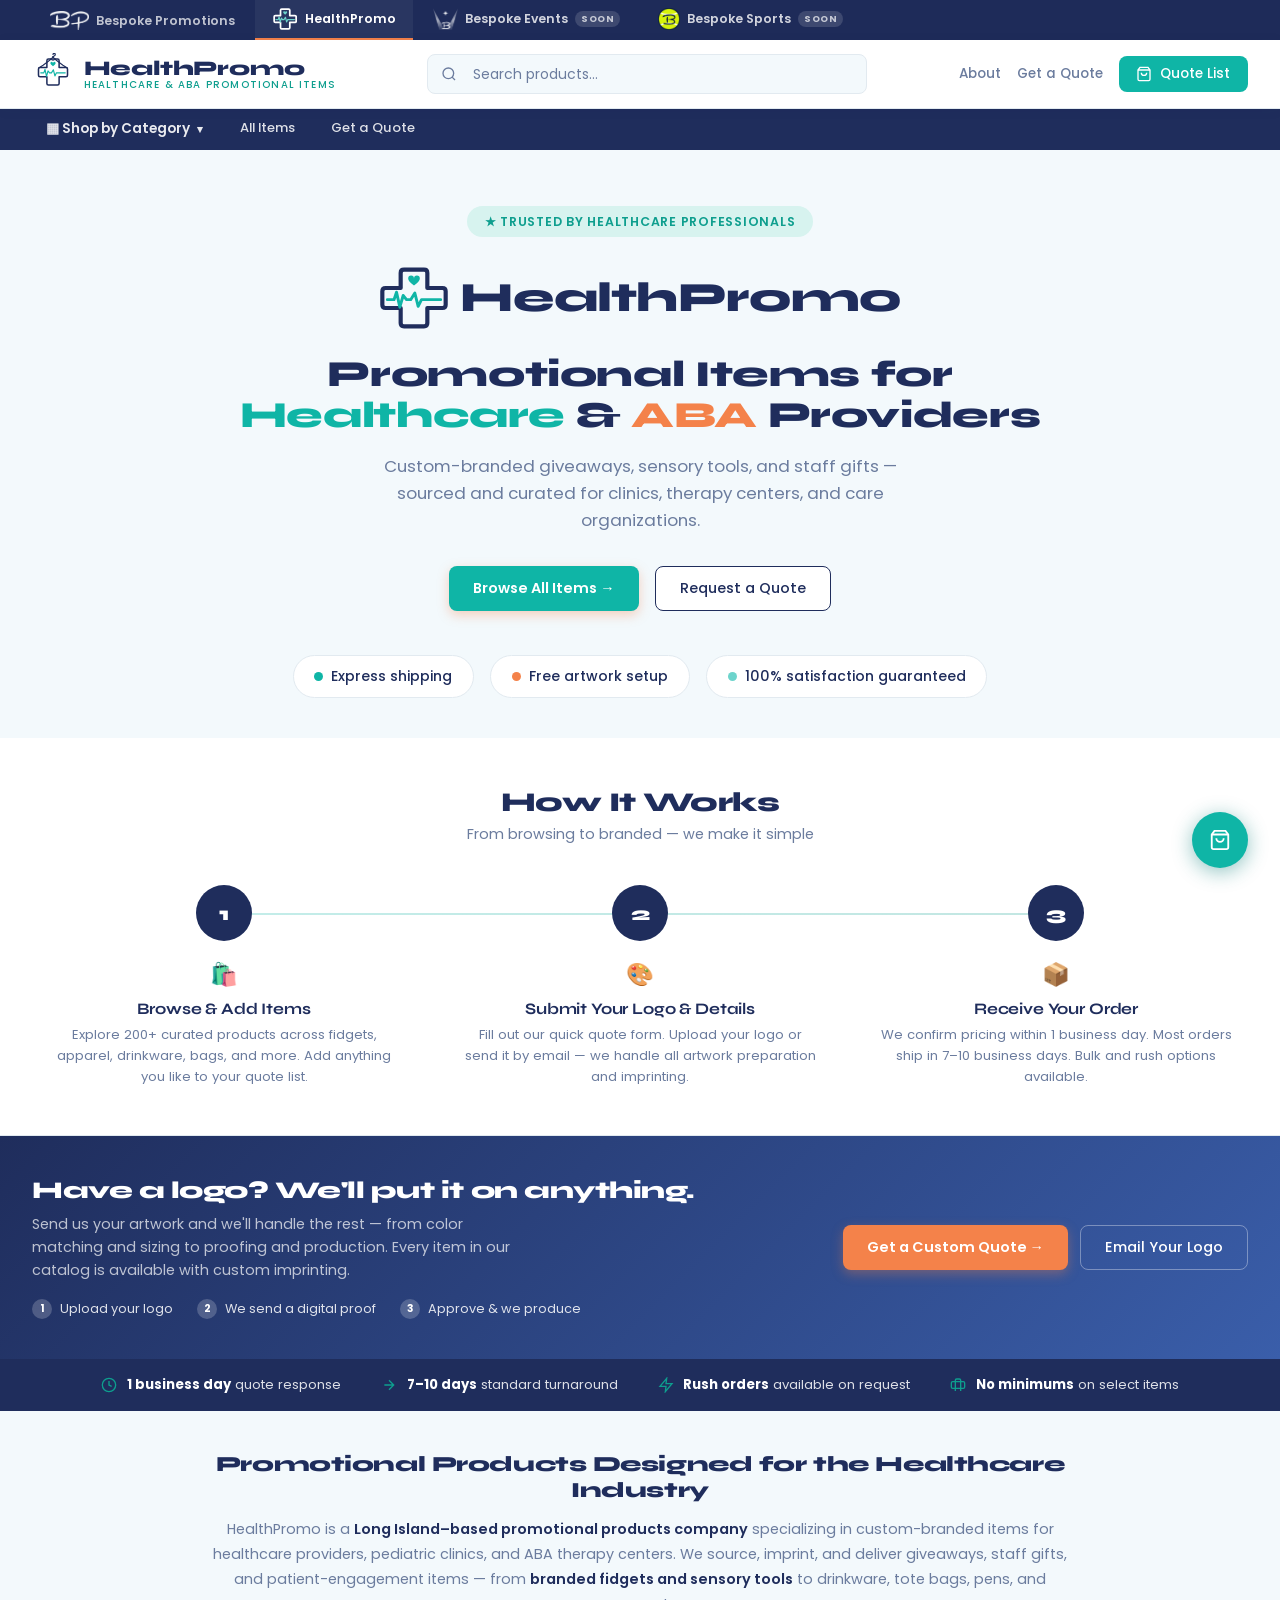
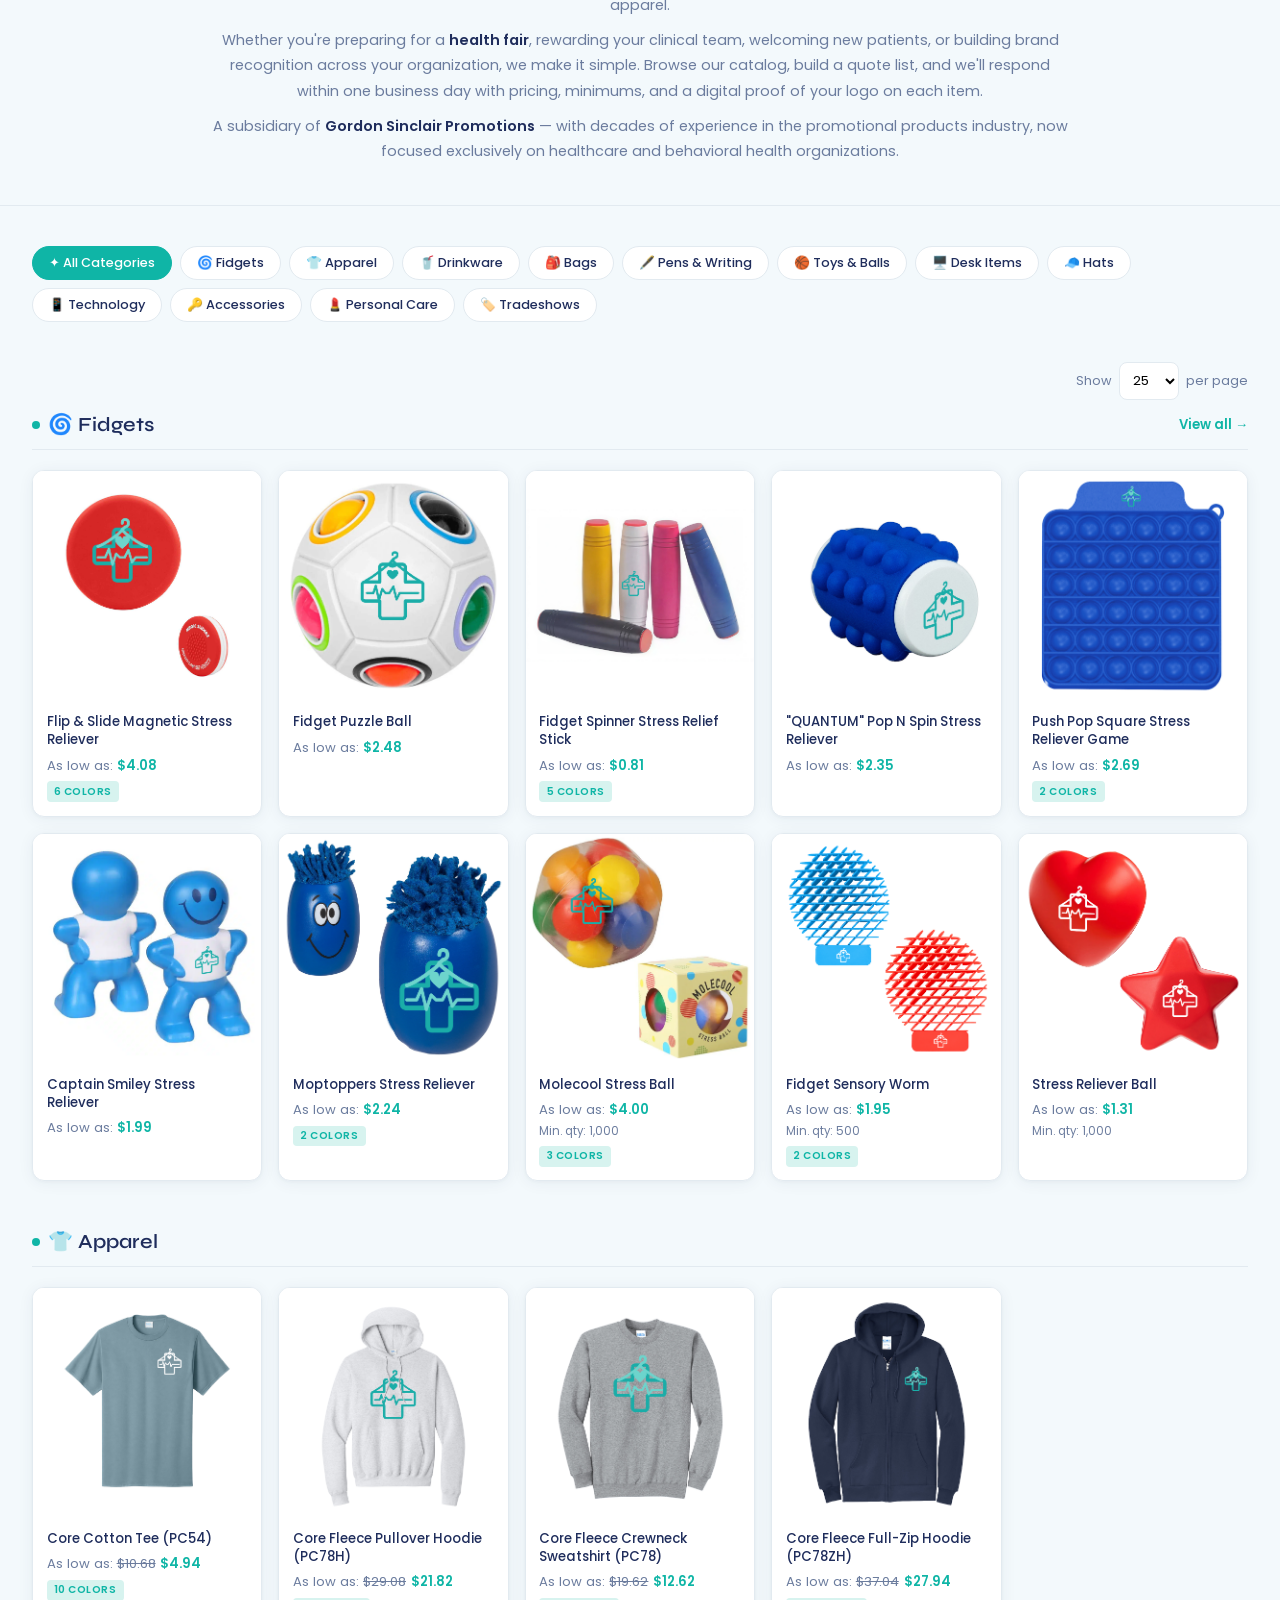
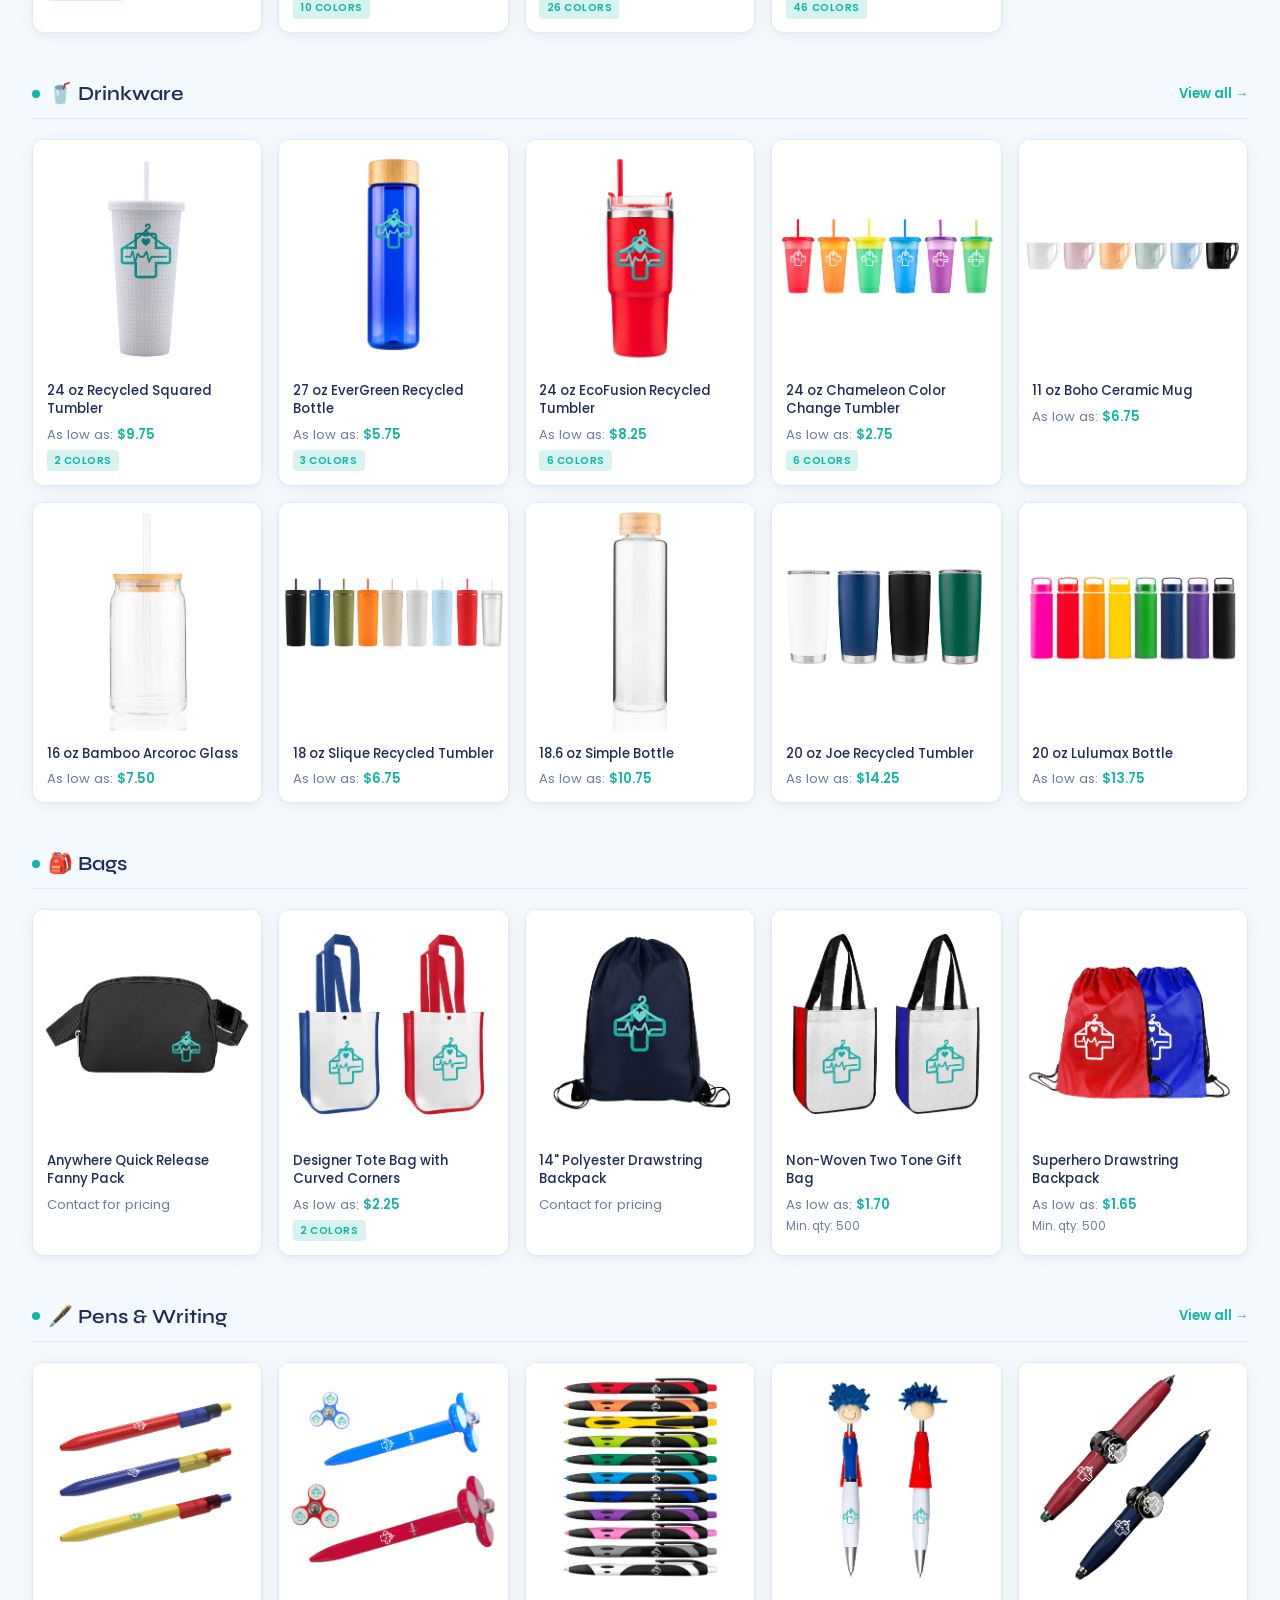
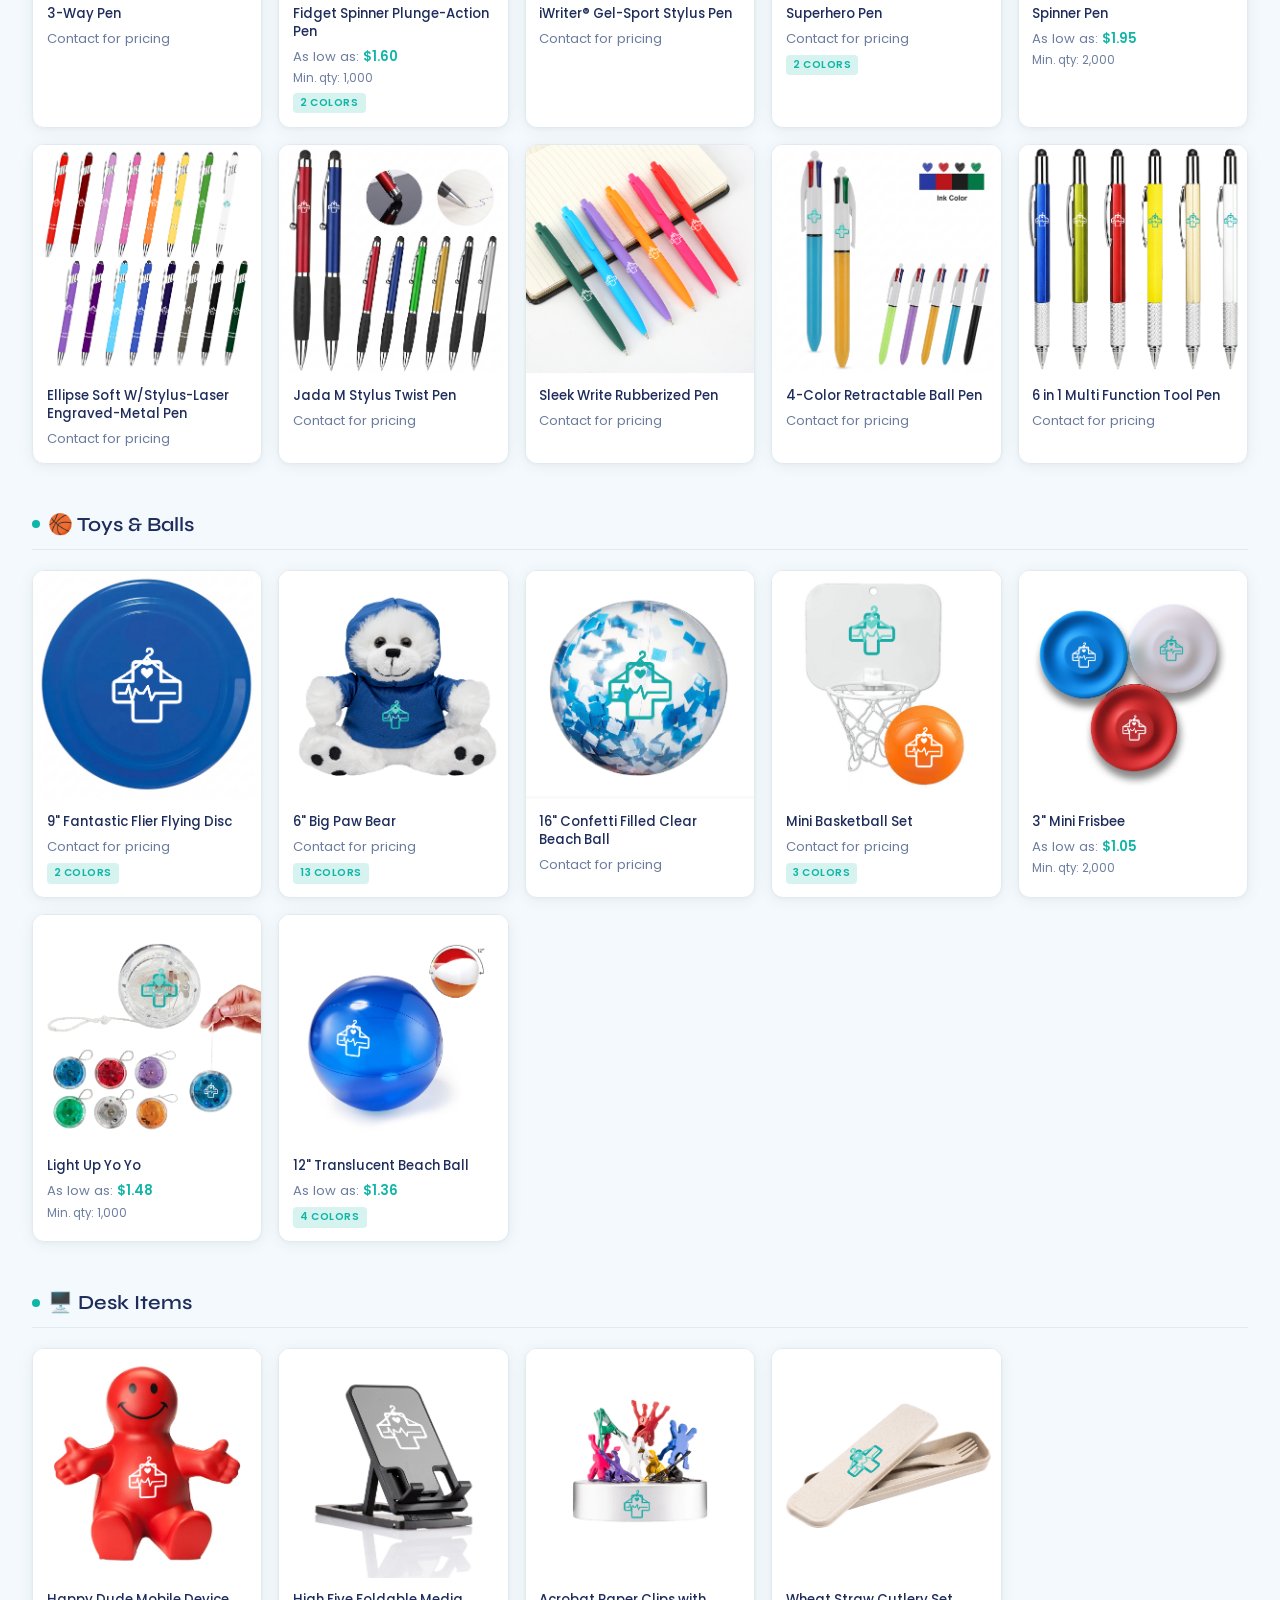
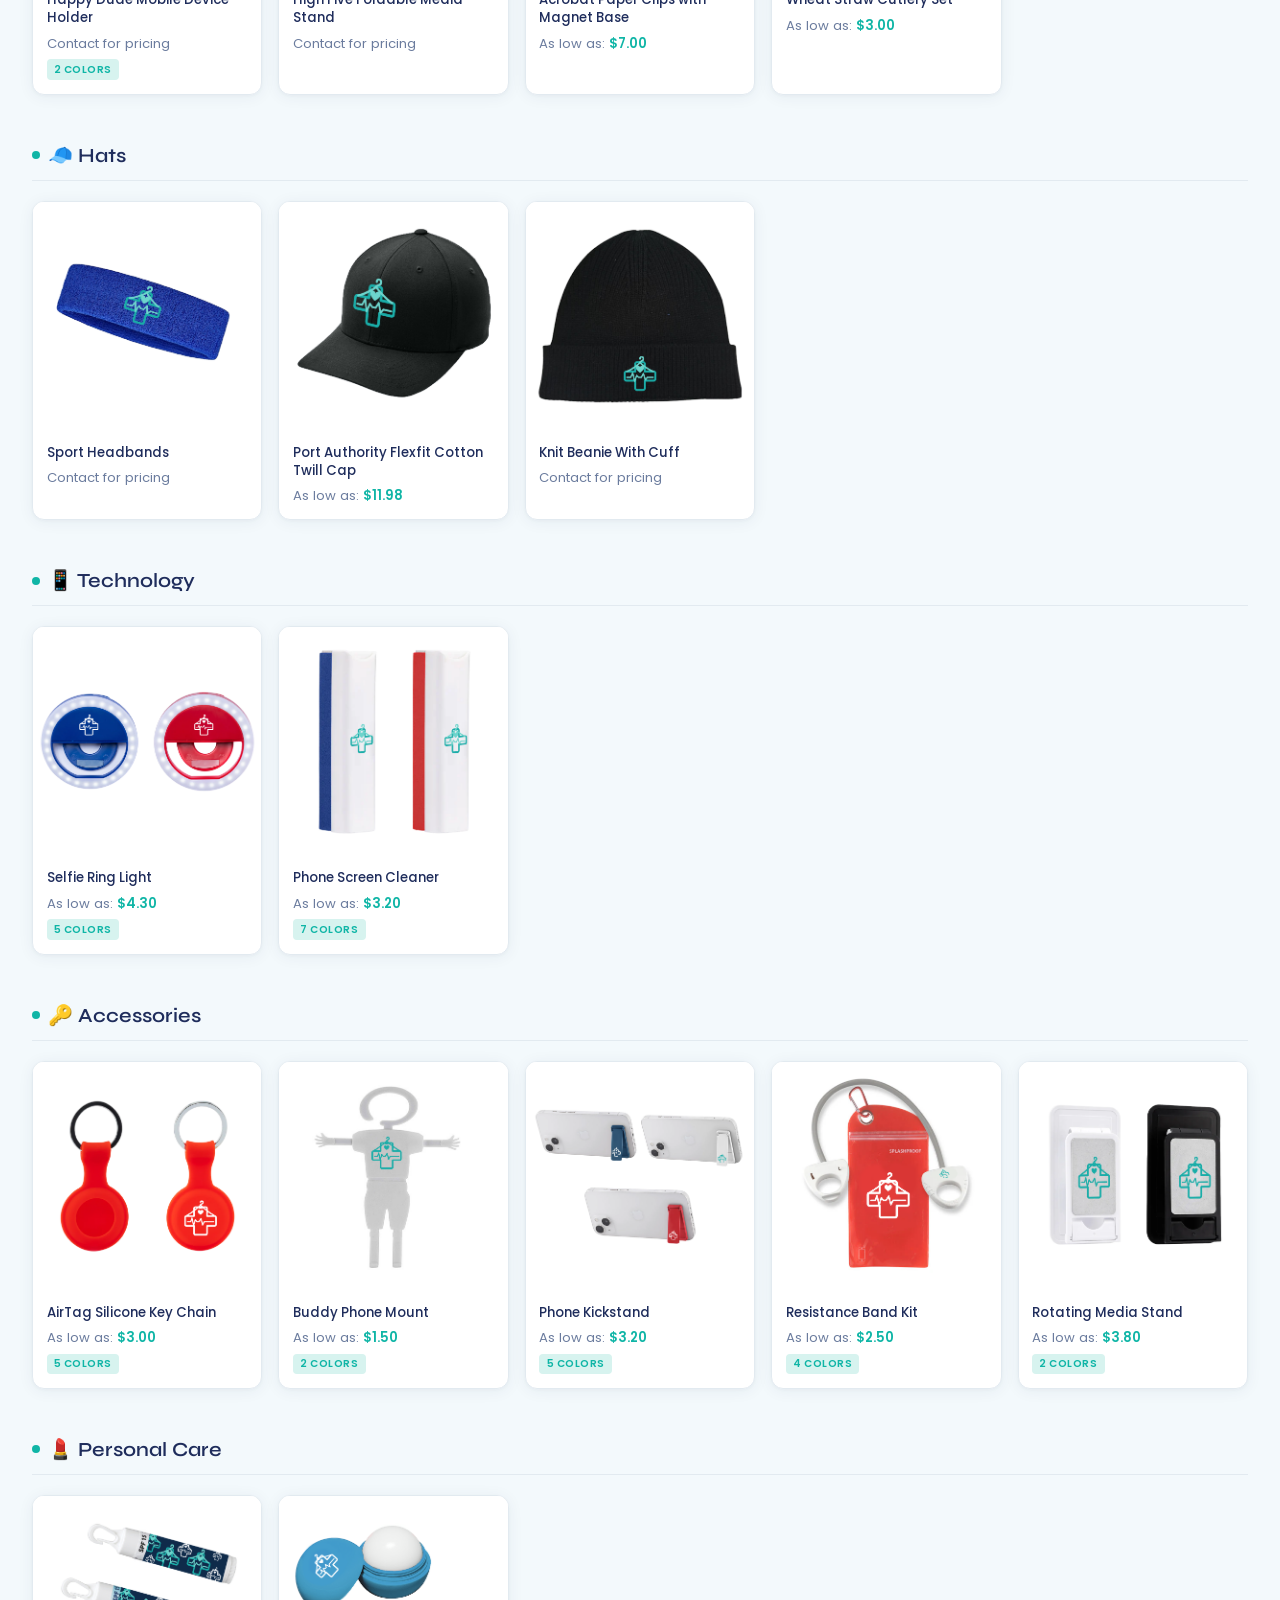
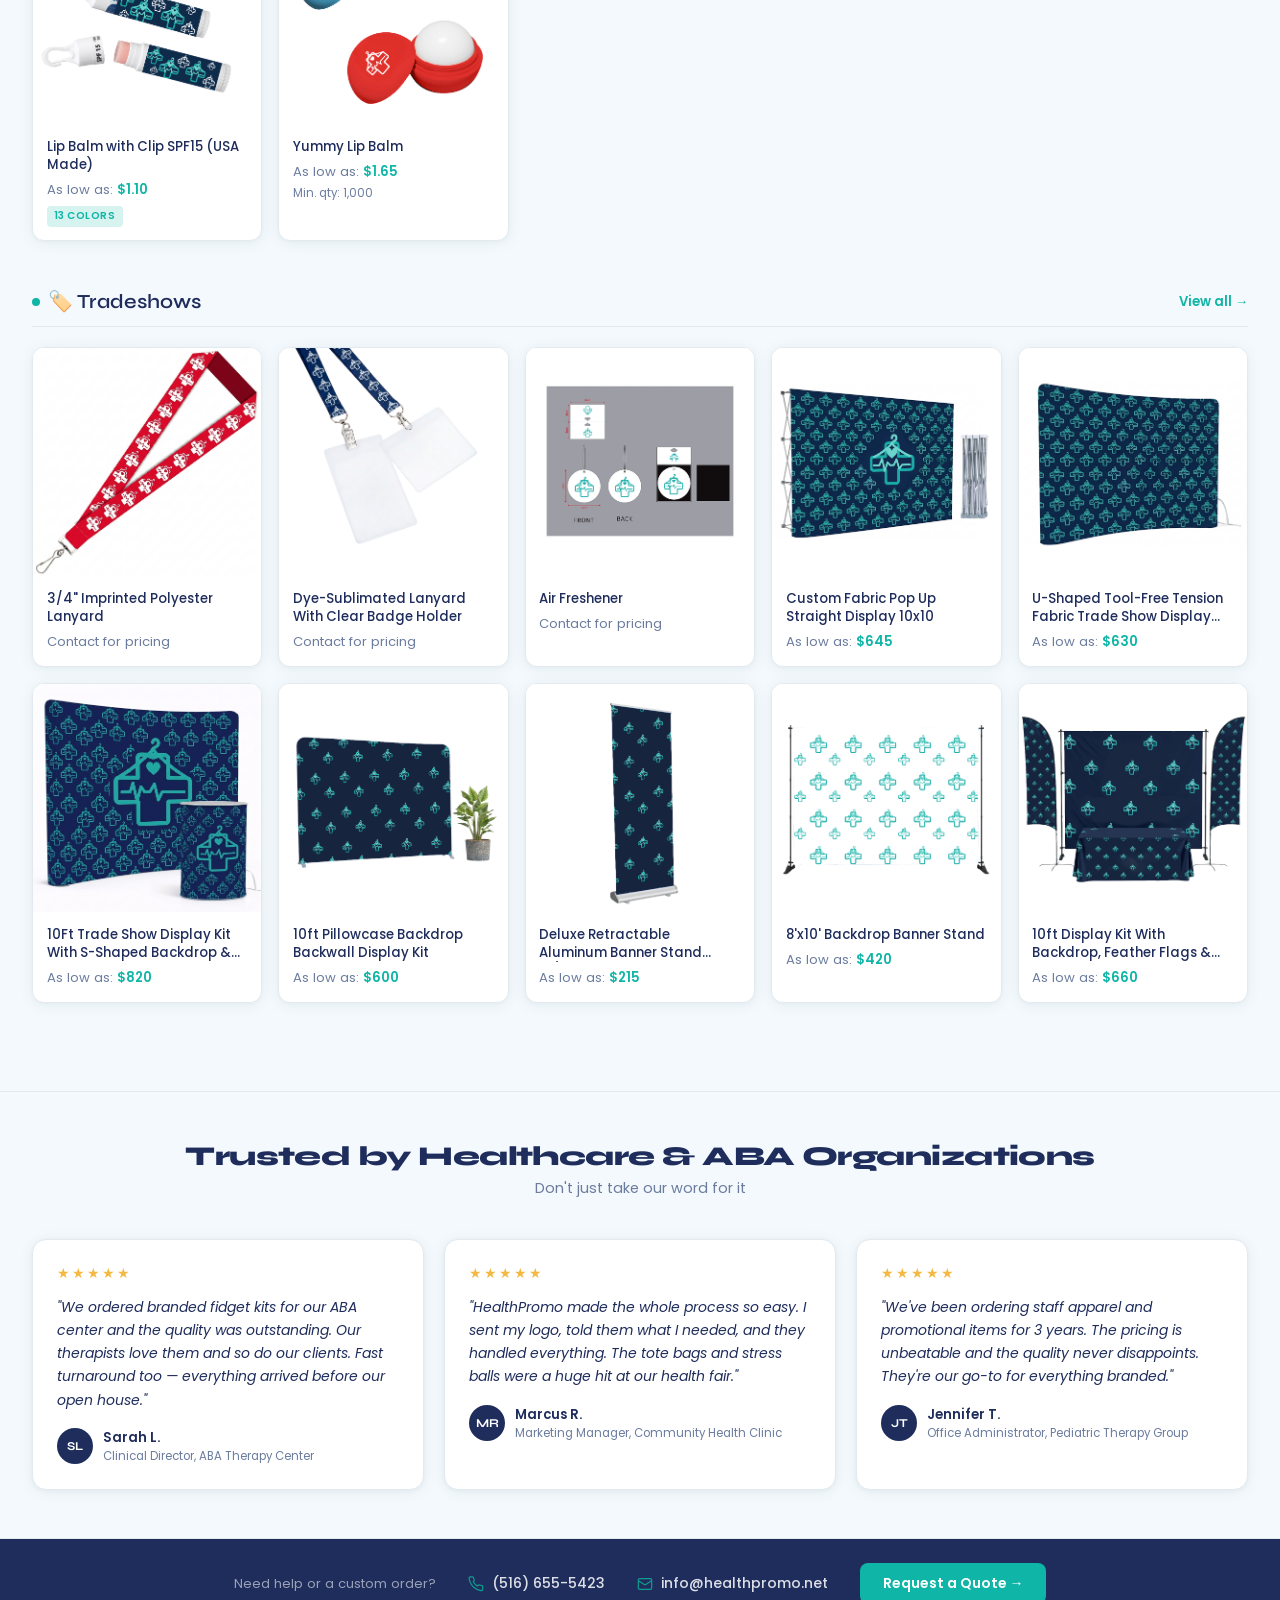
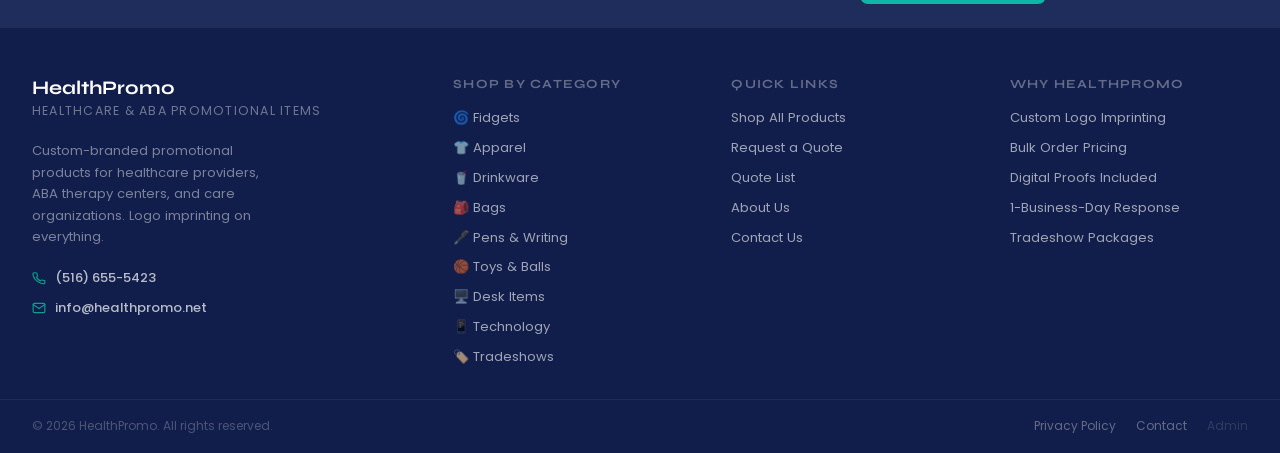
<file: index.html>
<!DOCTYPE html>
<html lang="en">
<head>
<meta charset="UTF-8">
<meta name="viewport" content="width=device-width, initial-scale=1.0">
<title>HealthPromo — Healthcare & ABA Promotional Items</title>
<meta name="description" content="Custom-branded promotional items for healthcare providers, ABA therapy centers, and care organizations. Fidgets, apparel, drinkware, and more.">
<meta property="og:title" content="HealthPromo — Healthcare & ABA Promotional Items">
<meta property="og:description" content="Custom-branded giveaways, sensory tools, and staff gifts for clinics, therapy centers, and care organizations.">
<meta property="og:type" content="website">
<meta property="og:image" content="logo.svg">
<meta name="theme-color" content="#0a7c78">
<meta property="og:url" content="https://healthpromo.net/">
<link rel="canonical" href="https://healthpromo.net/">
<link rel="icon" type="image/svg+xml" href="favicon.svg">
<link rel="stylesheet" href="css/style.css">
<script type="application/ld+json">
{
  "@context": "https://schema.org",
  "@type": "Organization",
  "name": "HealthPromo",
  "url": "https://healthpromo.net",
  "logo": "https://healthpromo.net/logo.svg",
  "description": "Custom-branded promotional products for healthcare providers, ABA therapy centers, and care organizations. Based on Long Island, NY.",
  "address": {
    "@type": "PostalAddress",
    "addressRegion": "NY",
    "addressCountry": "US"
  },
  "contactPoint": {
    "@type": "ContactPoint",
    "email": "info@healthpromo.net",
    "contactType": "sales"
  },
  "sameAs": [],
  "parentOrganization": {
    "@type": "Organization",
    "name": "Gordon Sinclair Promotions"
  }
}
</script>
<script type="application/ld+json">
{
  "@context": "https://schema.org",
  "@type": "WebSite",
  "name": "HealthPromo",
  "url": "https://healthpromo.net",
  "potentialAction": {
    "@type": "SearchAction",
    "target": {
      "@type": "EntryPoint",
      "urlTemplate": "https://healthpromo.net/?q={search_term_string}"
    },
    "query-input": "required name=search_term_string"
  }
}
</script>
<style>
  /* ── HERO ── */
  .hero {
    background: var(--warm);
    padding: 3.5rem 2rem 2.75rem;
    text-align: center;
  }
  .hero-inner { max-width: 880px; margin: 0 auto; display: flex; flex-direction: column; align-items: center; }
  .hero-badge { display: inline-flex; align-items: center; gap: 0.4rem; background: var(--teal-light); border: none; color: var(--teal-mid); border-radius: 100px; padding: 0.4rem 1.1rem; font-size: 0.78rem; font-weight: 600; letter-spacing: 0.06em; text-transform: uppercase; margin-bottom: 1.6rem; }
  .hero-logo { display: flex; align-items: center; justify-content: center; gap: 0.7rem; margin-bottom: 1.3rem; }
  .hero-logo svg { width: 70px; height: 70px; }
  .hero-logo .nm { font-family: 'Syne', sans-serif; font-weight: 800; font-size: 2.6rem; color: var(--navy); letter-spacing: -0.01em; }
  .hero h1 { font-family: 'Syne', sans-serif; letter-spacing: -0.01em; font-size: 2.3rem; font-weight: 800; color: var(--navy); line-height: 1.14; margin-bottom: 1rem; }
  .hero h1 em { font-style: normal; color: var(--teal); }
  .hero-aba { color: var(--accent); font-weight: 800; font-style: normal; }
  .hero p { color: var(--muted); font-size: 1.05rem; line-height: 1.6; max-width: 560px; margin: 0 auto 2rem; font-weight: 400; }
  .hero-cta { display: flex; gap: 1rem; justify-content: center; flex-wrap: wrap; }
  .hero .btn-primary { background: var(--teal); }
  .hero .btn-primary:hover { background: var(--teal-mid); }
  .hero .btn-outline { color: var(--navy); border-color: var(--navy); background: #fff; }
  .hero .btn-outline:hover { background: var(--navy); color: #fff; }
  .hero-stats { display: none; }
  .feats { display: flex; justify-content: center; gap: 1rem; flex-wrap: wrap; padding: 0 2rem 2.5rem; background: var(--warm); }
  .feat { display: flex; align-items: center; gap: 0.5rem; background: #fff; border: 1px solid var(--border); border-radius: 40px; padding: 0.6rem 1.3rem; font-size: 0.88rem; font-weight: 500; color: var(--text); }
  .feat .d { width: 9px; height: 9px; border-radius: 50%; }

  /* ── MAIN ── */
  .main { max-width: 1280px; margin: 0 auto; padding: 2.5rem 2rem; }

  .quote-banner { background: linear-gradient(90deg, var(--teal-light), white); border: 1.5px solid rgba(10,124,120,0.15); border-radius: 14px; padding: 1.25rem 1.75rem; margin-bottom: 2.5rem; display: flex; align-items: center; gap: 1rem; }
  .quote-icon { width: 44px; height: 44px; background: var(--teal); border-radius: 10px; display: flex; align-items: center; justify-content: center; flex-shrink: 0; }
  .quote-icon svg { width: 22px; height: 22px; fill: white; }
  .quote-content h3 { font-size: 0.9rem; font-weight: 600; color: var(--navy); margin-bottom: 0.25rem; }
  .quote-content p { font-size: 0.8rem; color: var(--muted); line-height: 1.5; }
  .quote-content a { color: var(--teal); font-weight: 600; text-decoration: none; }

  .category-pills { display: flex; gap: 0.5rem; flex-wrap: wrap; margin-bottom: 2.5rem; }
  .pill { background: white; border: 1.5px solid var(--border); border-radius: 100px; padding: 0.45rem 1rem; font-size: 0.8rem; font-weight: 500; color: var(--text); cursor: pointer; transition: all 0.18s; text-decoration: none; display: flex; align-items: center; gap: 0.4rem; font-family: 'Poppins', sans-serif; }
  .pill:hover { border-color: var(--teal); color: var(--teal); background: var(--teal-light); }
  .pill.active { background: var(--teal); color: white; border-color: var(--teal); }

  .section-header { display: flex; align-items: center; justify-content: space-between; margin-bottom: 1.25rem; padding-bottom: 0.75rem; border-bottom: 1.5px solid var(--border); }
  .section-title { font-family: 'Syne', sans-serif; font-size: 1.25rem; color: var(--navy); font-weight: 600; display: flex; align-items: center; gap: 0.5rem; }
  .section-title .dot { width: 8px; height: 8px; background: var(--teal); border-radius: 50%; display: inline-block; }
  .view-all { color: var(--teal); text-decoration: none; font-size: 0.82rem; font-weight: 600; display: flex; align-items: center; gap: 0.3rem; transition: gap 0.2s; }
  .view-all:hover { gap: 0.5rem; }

  .product-grid { display: grid; grid-template-columns: repeat(auto-fill, minmax(200px, 1fr)); gap: 1rem; margin-bottom: 3rem; }

  .product-card { background: white; border-radius: 12px; overflow: hidden; box-shadow: var(--card-shadow); transition: transform 0.22s ease, box-shadow 0.22s ease; cursor: pointer; position: relative; border: 1px solid var(--border); animation: fadeUp 0.4s ease both; }
  .product-card:hover { transform: translateY(-4px); box-shadow: var(--card-shadow-hover); }
  .product-card:nth-child(1){animation-delay:.05s} .product-card:nth-child(2){animation-delay:.1s} .product-card:nth-child(3){animation-delay:.15s} .product-card:nth-child(4){animation-delay:.2s} .product-card:nth-child(5){animation-delay:.25s} .product-card:nth-child(6){animation-delay:.3s}

  .product-img { width: 100%; aspect-ratio: 1; overflow: hidden; background: var(--sky); position: relative; }
  .product-img img { width: 100%; height: 100%; object-fit: contain; transition: transform 0.3s ease; background: white; }
  .product-card:hover .product-img img { transform: scale(1.06); }
  .product-img-placeholder { width: 100%; height: 100%; display: flex; align-items: center; justify-content: center; background: linear-gradient(135deg, var(--sky), var(--teal-light)); color: var(--teal); font-size: 2.5rem; }

  .product-info { padding: 0.85rem; }
  .product-name { font-size: 0.83rem; font-weight: 500; color: var(--text); line-height: 1.35; margin-bottom: 0.4rem; display: -webkit-box; -webkit-line-clamp: 2; -webkit-box-orient: vertical; overflow: hidden; }
  .product-price { font-size: 0.82rem; font-weight: 600; color: var(--teal); }
  .product-price .original { color: var(--muted); text-decoration: line-through; font-weight: 400; margin-right: 0.3rem; }
  .product-price .as-low-as { color: var(--muted); font-weight: 400; }

  /* ── PAGINATION ── */
  .shop-tools { display: flex; justify-content: flex-end; align-items: center; margin: 0 0 0.8rem; }
  .per-page { display: flex; align-items: center; gap: 0.45rem; font-size: 0.8rem; color: var(--muted); white-space: nowrap; }
  .per-page select { padding: 0.45rem 0.55rem; border: 1.5px solid var(--border); border-radius: 8px; font-size: 0.82rem; font-family: inherit; background: white; outline: none; cursor: pointer; }
  .per-page select:focus { border-color: var(--teal); }
  .pager { display: flex; align-items: center; justify-content: center; gap: 0.4rem; flex-wrap: wrap; padding: 1.2rem 0 0.4rem; }
  .page-btn { font-family: inherit; font-size: 0.8rem; font-weight: 600; min-width: 34px; height: 34px; padding: 0 0.65rem; border-radius: 8px; border: 1.5px solid var(--border); background: white; color: var(--text); cursor: pointer; transition: border-color 0.15s, color 0.15s, background 0.15s; }
  .page-btn:hover:not(:disabled):not(.active) { border-color: var(--teal); color: var(--teal); }
  .page-btn.active { background: var(--teal); border-color: var(--teal); color: white; cursor: default; }
  .page-btn:disabled { opacity: 0.4; cursor: default; }
  .product-min { font-size: 0.72rem; color: var(--muted); margin-top: 0.2rem; }
  .tag { display: inline-block; font-size: 0.65rem; font-weight: 600; padding: 0.15rem 0.45rem; border-radius: 4px; letter-spacing: 0.05em; text-transform: uppercase; margin-top: 0.35rem; }
  .tag-colors { background: var(--teal-light); color: var(--teal); }

  .add-btn { position: absolute; top: 10px; right: 10px; width: 32px; height: 32px; border-radius: 8px; background: var(--teal); color: white; border: none; cursor: pointer; display: flex; align-items: center; justify-content: center; opacity: 0; transform: scale(0.8); transition: opacity 0.2s, transform 0.2s, background 0.2s; font-size: 1.1rem; line-height: 1; z-index: 10; }
  .product-card:hover .add-btn { opacity: 1; transform: scale(1); }
  .add-btn:hover { background: var(--teal-mid); }

  .preview-btn { position: absolute; top: 10px; left: 10px; border-radius: 8px; background: var(--navy); color: white; border: none; cursor: pointer; display: flex; align-items: center; gap: 0.3rem; opacity: 0; transform: scale(0.8); transition: opacity 0.2s, transform 0.2s, background 0.2s; font-size: 0.65rem; font-weight: 600; padding: 0 0.5rem; height: 32px; white-space: nowrap; font-family: 'Poppins', sans-serif; z-index: 10; }
  .product-card:hover .preview-btn { opacity: 1; transform: scale(1); }
  .preview-btn:hover { background: #1a3060; }
  .preview-btn svg { width: 12px; height: 12px; fill: none; stroke: currentColor; stroke-width: 2; flex-shrink: 0; }
  .proof-btn { background: var(--accent) !important; text-decoration: none; }
  .proof-btn:hover { background: #d96b35 !important; }

  /* ── LOGO PREVIEW MODAL ── */
  .lp-overlay { display: none; position: fixed; inset: 0; background: rgba(0,0,0,0.7); z-index: 2000; align-items: center; justify-content: center; padding: 1rem; }
  .lp-overlay.open { display: flex; }
  .lp-modal { background: white; border-radius: 18px; width: 100%; max-width: 680px; max-height: 92vh; overflow-y: auto; box-shadow: 0 24px 60px rgba(0,0,0,0.3); display: flex; flex-direction: column; }
  .lp-header { padding: 1.25rem 1.5rem; border-bottom: 1px solid var(--border); display: flex; align-items: center; justify-content: space-between; flex-shrink: 0; }
  .lp-header h3 { font-family: 'Syne', sans-serif; font-size: 1.05rem; font-weight: 800; color: var(--navy); letter-spacing: -0.01em; }
  .lp-close { background: none; border: none; font-size: 1.4rem; cursor: pointer; color: var(--muted); line-height: 1; padding: 0; transition: color 0.2s; }
  .lp-close:hover { color: var(--text); }
  .lp-body { padding: 1.25rem 1.5rem; flex: 1; }
  .lp-canvas-wrap { position: relative; width: 100%; background: #f0f4f8; border-radius: 12px; overflow: hidden; margin-bottom: 1.25rem; display: flex; align-items: center; justify-content: center; min-height: 280px; }
  .lp-canvas-wrap canvas { max-width: 100%; max-height: 400px; display: block; cursor: move; border-radius: 10px; }
  .lp-hint { text-align: center; font-size: 0.75rem; color: var(--muted); margin-top: 0.4rem; margin-bottom: 1rem; }
  .lp-controls { display: grid; grid-template-columns: 1fr 1fr; gap: 0.75rem; margin-bottom: 1.25rem; }
  .lp-upload-area { grid-column: 1/-1; border: 2px dashed var(--border); border-radius: 10px; padding: 1rem; text-align: center; cursor: pointer; transition: all 0.2s; background: var(--warm); }
  .lp-upload-area:hover { border-color: var(--teal); background: var(--teal-light); }
  .lp-upload-area.has-logo { border-color: var(--teal); background: var(--teal-light); }
  .lp-upload-area input { display: none; }
  .lp-upload-label { font-size: 0.82rem; color: var(--muted); cursor: pointer; }
  .lp-upload-label strong { color: var(--teal); }
  .lp-slider-group { display: flex; flex-direction: column; gap: 0.4rem; }
  .lp-slider-label { font-size: 0.75rem; font-weight: 600; color: var(--text); }
  .lp-slider-label span { color: var(--muted); font-weight: 400; }
  .lp-slider { width: 100%; }
  .lp-footer { padding: 1rem 1.5rem; border-top: 1px solid var(--border); display: flex; gap: 0.75rem; flex-shrink: 0; }
  .lp-dl-btn { background: var(--navy); color: white; border: none; border-radius: 8px; padding: 0.65rem 1.2rem; font-family: 'Poppins', sans-serif; font-size: 0.85rem; font-weight: 600; cursor: pointer; flex: 1; transition: background 0.2s; display: flex; align-items: center; justify-content: center; gap: 0.4rem; }
  .lp-dl-btn:hover { background: #1a3060; }
  .lp-quote-btn { background: var(--teal); color: white; border: none; border-radius: 8px; padding: 0.65rem 1.2rem; font-family: 'Poppins', sans-serif; font-size: 0.85rem; font-weight: 600; cursor: pointer; flex: 1; transition: background 0.2s; display: flex; align-items: center; justify-content: center; gap: 0.4rem; }
  .lp-quote-btn:hover { background: var(--teal-mid); }
  .lp-no-img { text-align: center; padding: 3rem 1rem; color: var(--muted); font-size: 0.9rem; }

  @keyframes fadeUp { from{opacity:0;transform:translateY(16px)} to{opacity:1;transform:translateY(0)} }
  @media(max-width:768px){.hero h1{font-size:1.8rem}.hero-stats{display:none}.product-grid{grid-template-columns:repeat(2,1fr)}}
  @media(max-width:480px){.product-grid{grid-template-columns:repeat(2,1fr);gap:.65rem}.main{padding:1.5rem 1rem}}

  /* ── HOW IT WORKS ── */
  .how-it-works { background: white; padding: 3rem 2rem; border-bottom: 1.5px solid var(--border); }
  .how-inner { max-width: 1280px; margin: 0 auto; }
  .section-heading { text-align: center; margin-bottom: 2.5rem; }
  .section-heading h2 { font-family: 'Syne', sans-serif; font-size: 1.7rem; font-weight: 800; color: var(--navy); letter-spacing: -0.02em; margin-bottom: 0.4rem; }
  .section-heading p { font-size: 0.9rem; color: var(--muted); }
  .steps-grid { display: grid; grid-template-columns: repeat(3, 1fr); gap: 2rem; position: relative; }
  .steps-grid::before { content: ''; position: absolute; top: 28px; left: calc(16.66% + 1rem); right: calc(16.66% + 1rem); height: 2px; background: linear-gradient(90deg, var(--teal), var(--teal-mid)); opacity: 0.25; }
  .step { text-align: center; padding: 0 1rem; }
  .step-num { width: 56px; height: 56px; border-radius: 50%; background: var(--navy); color: white; font-family: 'Syne', sans-serif; font-size: 1.2rem; font-weight: 800; display: flex; align-items: center; justify-content: center; margin: 0 auto 1rem; position: relative; z-index: 1; }
  .step-icon { font-size: 1.4rem; margin-bottom: 0.5rem; }
  .step h3 { font-family: 'Syne', sans-serif; font-size: 1rem; font-weight: 700; color: var(--navy); margin-bottom: 0.4rem; letter-spacing: -0.01em; }
  .step p { font-size: 0.82rem; color: var(--muted); line-height: 1.6; }

  /* ── LOGO UPLOAD CTA ── */
  .logo-cta { background: linear-gradient(135deg, var(--navy) 0%, #3a5eaa 100%); padding: 2.5rem 2rem; }
  .logo-cta-inner { max-width: 1280px; margin: 0 auto; display: flex; align-items: center; justify-content: space-between; gap: 2rem; flex-wrap: wrap; }
  .logo-cta-text h2 { font-family: 'Syne', sans-serif; font-size: 1.5rem; font-weight: 800; color: white; letter-spacing: -0.02em; margin-bottom: 0.5rem; }
  .logo-cta-text p { color: rgba(255,255,255,0.7); font-size: 0.9rem; line-height: 1.6; max-width: 480px; }
  .logo-cta-actions { display: flex; gap: 0.75rem; flex-wrap: wrap; flex-shrink: 0; }
  .logo-steps { display: flex; gap: 1.5rem; margin-top: 1rem; flex-wrap: wrap; }
  .logo-step { display: flex; align-items: center; gap: 0.5rem; color: rgba(255,255,255,0.85); font-size: 0.8rem; }
  .logo-step-dot { width: 20px; height: 20px; border-radius: 50%; background: rgba(255,255,255,0.2); color: white; font-size: 0.65rem; font-weight: 700; display: flex; align-items: center; justify-content: center; flex-shrink: 0; }

  /* ── TESTIMONIALS ── */
  .testimonials { background: var(--warm); padding: 3rem 2rem; border-top: 1.5px solid var(--border); border-bottom: 1.5px solid var(--border); }
  .testimonials-inner { max-width: 1280px; margin: 0 auto; }
  .testimonials-grid { display: grid; grid-template-columns: repeat(3, 1fr); gap: 1.25rem; }
  .testimonial-card { background: white; border-radius: 14px; padding: 1.5rem; box-shadow: var(--card-shadow); border: 1px solid var(--border); }
  .stars { color: #f4b942; font-size: 0.85rem; margin-bottom: 0.75rem; letter-spacing: 2px; }
  .testimonial-text { font-size: 0.875rem; color: var(--text); line-height: 1.65; margin-bottom: 1rem; font-style: italic; }
  .testimonial-author { display: flex; align-items: center; gap: 0.65rem; }
  .author-avatar { width: 36px; height: 36px; border-radius: 50%; background: var(--navy); color: white; font-family: 'Syne', sans-serif; font-size: 0.75rem; font-weight: 700; display: flex; align-items: center; justify-content: center; flex-shrink: 0; }
  .author-name { font-size: 0.82rem; font-weight: 600; color: var(--navy); }
  .author-role { font-size: 0.72rem; color: var(--muted); }

  /* ── FEATURED COLLECTIONS ── */
  .collections { background: white; padding: 3rem 2rem; border-bottom: 1.5px solid var(--border); }
  .collections-inner { max-width: 1280px; margin: 0 auto; }
  .collections-grid { display: grid; grid-template-columns: repeat(3, 1fr); gap: 1.25rem; }
  .collection-card { border-radius: 14px; overflow: hidden; position: relative; cursor: pointer; transition: transform 0.22s, box-shadow 0.22s; border: 1px solid var(--border); box-shadow: var(--card-shadow); }
  .collection-card:hover { transform: translateY(-4px); box-shadow: var(--card-shadow-hover); }
  .collection-bg { padding: 2rem 1.5rem 1.5rem; position: relative; }
  .collection-emoji { font-size: 2.5rem; margin-bottom: 0.75rem; display: block; }
  .collection-name { font-family: 'Syne', sans-serif; font-size: 1.05rem; font-weight: 800; color: white; margin-bottom: 0.35rem; letter-spacing: -0.01em; }
  .collection-desc { font-size: 0.78rem; color: rgba(255,255,255,0.8); line-height: 1.5; margin-bottom: 1rem; }
  .collection-link { font-size: 0.78rem; font-weight: 600; color: white; background: rgba(255,255,255,0.2); border-radius: 6px; padding: 0.35rem 0.75rem; display: inline-block; transition: background 0.2s; }
  .collection-card:hover .collection-link { background: rgba(255,255,255,0.3); }

  /* ── TURNAROUND BAR ── */
  .turnaround-bar { background: var(--navy); padding: 1rem 2rem; }
  .turnaround-inner { max-width: 1280px; margin: 0 auto; display: flex; align-items: center; justify-content: center; gap: 2.5rem; flex-wrap: wrap; }
  .turnaround-item { display: flex; align-items: center; gap: 0.6rem; color: rgba(255,255,255,0.85); font-size: 0.82rem; }
  .turnaround-item svg { width: 16px; height: 16px; stroke: var(--teal-mid); fill: none; flex-shrink: 0; }
  .turnaround-item strong { color: white; }

  @media(max-width:768px){
    .steps-grid{grid-template-columns:1fr;gap:1.5rem}.steps-grid::before{display:none}
    .testimonials-grid{grid-template-columns:1fr}
    .collections-grid{grid-template-columns:1fr}
    .logo-cta-inner{flex-direction:column}
    .turnaround-inner{gap:1rem}
  }

  /* ── ABOUT BLURB ── */
  .about-blurb { background: var(--warm); border-bottom: 1.5px solid var(--border); padding: 2.5rem 2rem; }
  .about-inner { max-width: 860px; margin: 0 auto; text-align: center; }
  .about-inner h2 { font-family: 'Syne', sans-serif; font-size: 1.35rem; font-weight: 800; color: var(--navy); letter-spacing: -0.02em; margin-bottom: 0.9rem; }
  .about-inner p { font-size: 0.9rem; color: var(--muted); line-height: 1.75; margin-bottom: 0.65rem; }
  .about-inner p:last-child { margin-bottom: 0; }
  .about-inner strong { color: var(--text); font-weight: 600; }

  /* ── FLOATING QUOTE BUTTON ── */
  .fab-quote {
    position: fixed;
    bottom: 2rem;
    right: 2rem;
    z-index: 500;
    width: 56px;
    height: 56px;
    border-radius: 50%;
    background: var(--teal);
    color: white;
    text-decoration: none;
    display: flex;
    align-items: center;
    justify-content: center;
    box-shadow: 0 4px 20px rgba(10,124,120,0.45);
    transition: transform 0.2s ease, box-shadow 0.2s ease, background 0.2s;
    flex-shrink: 0;
  }
  .fab-quote:hover {
    background: var(--teal-mid);
    transform: translateY(-3px);
    box-shadow: 0 8px 28px rgba(10,124,120,0.5);
  }
  .fab-quote .fab-icon {
    width: 22px; height: 22px;
    stroke: white;
    fill: none;
    flex-shrink: 0;
  }
  .fab-badge {
    position: absolute;
    top: -4px;
    right: -4px;
    background: var(--accent);
    color: white;
    border-radius: 50%;
    width: 20px; height: 20px;
    font-size: 0.68rem;
    font-weight: 700;
    display: none;
    align-items: center;
    justify-content: center;
    border: 2px solid #2a3e80;
  }
  .fab-quote { position: fixed; }

  @keyframes fabPop { 0%{transform:scale(1)} 40%{transform:scale(1.2)} 100%{transform:scale(1)} }
  .fab-quote.pop { animation: fabPop 0.32s ease; }
</style>
</head>
<body>
<div id="siteHeader"></div>

<section class="hero">
  <div class="hero-inner">
    <div class="hero-badge">★ Trusted by Healthcare Professionals</div>
    <div class="hero-logo">
      <svg viewBox="8 12 84 76" fill="none" xmlns="http://www.w3.org/2000/svg">
        <path d="M34 20 L34 38 L16 38 Q12 38 12 42 L12 58 Q12 62 16 62 L34 62 L34 80 Q34 84 38 84 L62 84 Q66 84 66 80 L66 62 L84 62 Q88 62 88 58 L88 42 Q88 38 84 38 L66 38 L66 20 Q66 16 62 16 L38 16 Q34 16 34 20 Z" stroke="#1F2D5C" stroke-width="5" stroke-linejoin="round"/>
        <polyline points="18,52 26,52 29,43 33,61 37,47 41,52 46,52 51,44 55,60 59,52 64,52 82,52" fill="none" stroke="#0FB5A6" stroke-width="3.5" stroke-linecap="round" stroke-linejoin="round"/>
        <path d="M50 27 Q50 23 46.5 23 Q43 23 43 27 Q43 30 50 35 Q57 30 57 27 Q57 23 53.5 23 Q50 23 50 27 Z" fill="#0FB5A6"/>
      </svg>
      <span class="nm">HealthPromo</span>
    </div>
    <h1>Promotional Items for <em>Healthcare</em> &amp; <span class="hero-aba">ABA</span> Providers</h1>
    <p>Custom-branded giveaways, sensory tools, and staff gifts — sourced and curated for clinics, therapy centers, and care organizations.</p>
    <div class="hero-cta">
      <a href="#products" class="btn-primary">Browse All Items →</a>
      <a href="quote.html" class="btn-outline">Request a Quote</a>
    </div>
  </div>
</section>

<div class="feats">
  <div class="feat"><span class="d" style="background:var(--teal)"></span> Express shipping</div>
  <div class="feat"><span class="d" style="background:var(--accent)"></span> Free artwork setup</div>
  <div class="feat"><span class="d" style="background:#6dd4cc"></span> 100% satisfaction guaranteed</div>
</div>

<!-- HOW IT WORKS -->
<section class="how-it-works">
  <div class="how-inner">
    <div class="section-heading">
      <h2>How It Works</h2>
      <p>From browsing to branded — we make it simple</p>
    </div>
    <div class="steps-grid">
      <div class="step">
        <div class="step-num">1</div>
        <div class="step-icon">🛍️</div>
        <h3>Browse & Add Items</h3>
        <p>Explore 200+ curated products across fidgets, apparel, drinkware, bags, and more. Add anything you like to your quote list.</p>
      </div>
      <div class="step">
        <div class="step-num">2</div>
        <div class="step-icon">🎨</div>
        <h3>Submit Your Logo & Details</h3>
        <p>Fill out our quick quote form. Upload your logo or send it by email — we handle all artwork preparation and imprinting.</p>
      </div>
      <div class="step">
        <div class="step-num">3</div>
        <div class="step-icon">📦</div>
        <h3>Receive Your Order</h3>
        <p>We confirm pricing within 1 business day. Most orders ship in 7–10 business days. Bulk and rush options available.</p>
      </div>
    </div>
  </div>
</section>

<!-- LOGO UPLOAD CTA -->
<section class="logo-cta">
  <div class="logo-cta-inner">
    <div class="logo-cta-text">
      <h2>Have a logo? We'll put it on anything.</h2>
      <p>Send us your artwork and we'll handle the rest — from color matching and sizing to proofing and production. Every item in our catalog is available with custom imprinting.</p>
      <div class="logo-steps">
        <div class="logo-step"><div class="logo-step-dot">1</div> Upload your logo</div>
        <div class="logo-step"><div class="logo-step-dot">2</div> We send a digital proof</div>
        <div class="logo-step"><div class="logo-step-dot">3</div> Approve &amp; we produce</div>
      </div>
    </div>
    <div class="logo-cta-actions">
      <a href="quote.html" class="btn-primary">Get a Custom Quote →</a>
      <a href="mailto:contact@healthpromo.com" class="btn-outline">Email Your Logo</a>
    </div>
  </div>
</section>

<!-- TURNAROUND BAR -->
<div class="turnaround-bar">
  <div class="turnaround-inner">
    <div class="turnaround-item">
      <svg viewBox="0 0 24 24" stroke-width="2"><circle cx="12" cy="12" r="10"/><path d="M12 6v6l4 2"/></svg>
      <span><strong>1 business day</strong> quote response</span>
    </div>
    <div class="turnaround-item">
      <svg viewBox="0 0 24 24" stroke-width="2"><path d="M5 12h14M12 5l7 7-7 7"/></svg>
      <span><strong>7–10 days</strong> standard turnaround</span>
    </div>
    <div class="turnaround-item">
      <svg viewBox="0 0 24 24" stroke-width="2"><path d="M13 2L3 14h9l-1 8 10-12h-9l1-8z"/></svg>
      <span><strong>Rush orders</strong> available on request</span>
    </div>
    <div class="turnaround-item">
      <svg viewBox="0 0 24 24" stroke-width="2"><path d="M20 7H4a2 2 0 0 0-2 2v6a2 2 0 0 0 2 2h16a2 2 0 0 0 2-2V9a2 2 0 0 0-2-2z"/><path d="M16 21V5a2 2 0 0 0-2-2h-4a2 2 0 0 0-2 2v16"/></svg>
      <span><strong>No minimums</strong> on select items</span>
    </div>
  </div>
</div>



<!-- ABOUT / SEO TEXT -->
<section class="about-blurb">
  <div class="about-inner">
    <h2>Promotional Products Designed for the Healthcare Industry</h2>
    <p>HealthPromo is a <strong>Long Island–based promotional products company</strong> specializing in custom-branded items for healthcare providers, pediatric clinics, and ABA therapy centers. We source, imprint, and deliver giveaways, staff gifts, and patient-engagement items — from <strong>branded fidgets and sensory tools</strong> to drinkware, tote bags, pens, and apparel.</p>
    <p>Whether you're preparing for a <strong>health fair</strong>, rewarding your clinical team, welcoming new patients, or building brand recognition across your organization, we make it simple. Browse our catalog, build a quote list, and we'll respond within one business day with pricing, minimums, and a digital proof of your logo on each item.</p>
    <p>A subsidiary of <strong>Gordon Sinclair Promotions</strong> — with decades of experience in the promotional products industry, now focused exclusively on healthcare and behavioral health organizations.</p>
  </div>
</section>

<main class="main" id="products">

  <div class="category-pills" id="categoryPills"></div>
  <div class="shop-tools">
    <div class="per-page">
      <label for="perPageSel">Show</label>
      <select id="perPageSel">
        <option value="25">25</option>
        <option value="50">50</option>
        <option value="100">100</option>
        <option value="all">All</option>
      </select>
      <span>per page</span>
    </div>
  </div>
  <div id="productSections"></div>
</main>

<!-- TESTIMONIALS -->
<section class="testimonials">
  <div class="testimonials-inner">
    <div class="section-heading">
      <h2>Trusted by Healthcare & ABA Organizations</h2>
      <p>Don't just take our word for it</p>
    </div>
    <div class="testimonials-grid">
      <div class="testimonial-card">
        <div class="stars">★★★★★</div>
        <div class="testimonial-text">"We ordered branded fidget kits for our ABA center and the quality was outstanding. Our therapists love them and so do our clients. Fast turnaround too — everything arrived before our open house."</div>
        <div class="testimonial-author">
          <div class="author-avatar">SL</div>
          <div>
            <div class="author-name">Sarah L.</div>
            <div class="author-role">Clinical Director, ABA Therapy Center</div>
          </div>
        </div>
      </div>
      <div class="testimonial-card">
        <div class="stars">★★★★★</div>
        <div class="testimonial-text">"HealthPromo made the whole process so easy. I sent my logo, told them what I needed, and they handled everything. The tote bags and stress balls were a huge hit at our health fair."</div>
        <div class="testimonial-author">
          <div class="author-avatar">MR</div>
          <div>
            <div class="author-name">Marcus R.</div>
            <div class="author-role">Marketing Manager, Community Health Clinic</div>
          </div>
        </div>
      </div>
      <div class="testimonial-card">
        <div class="stars">★★★★★</div>
        <div class="testimonial-text">"We've been ordering staff apparel and promotional items for 3 years. The pricing is unbeatable and the quality never disappoints. They're our go-to for everything branded."</div>
        <div class="testimonial-author">
          <div class="author-avatar">JT</div>
          <div>
            <div class="author-name">Jennifer T.</div>
            <div class="author-role">Office Administrator, Pediatric Therapy Group</div>
          </div>
        </div>
      </div>
    </div>
  </div>
</section>

<div id="contactStrip"></div>
<div id="siteFooter"></div>

<!-- LOGO PREVIEW MODAL -->
<div class="lp-overlay" id="lpOverlay">
  <div class="lp-modal">
    <div class="lp-header">
      <h3 id="lpTitle">Preview Your Logo</h3>
      <button class="lp-close" onclick="closeLp()">✕</button>
    </div>
    <div class="lp-body">
      <div class="lp-canvas-wrap">
        <canvas id="lpCanvas"></canvas>
        <div class="lp-no-img" id="lpNoImg">Upload your logo below to see it on this product</div>
      </div>
      <div class="lp-hint" id="lpHint" style="display:none">Drag your logo to reposition it on the product</div>

      <div class="lp-controls">
        <div class="lp-upload-area" id="lpUploadArea" onclick="document.getElementById('lpFileInput').click()">
          <input type="file" id="lpFileInput" accept="image/*" onchange="handleLogoUpload(this)">
          <div class="lp-upload-label" id="lpUploadLabel">
            <strong>Click to upload your logo</strong><br>PNG, JPG, SVG supported
          </div>
        </div>
        <div class="lp-slider-group" id="lpSizeGroup" style="display:none">
          <div class="lp-slider-label">Logo size <span id="lpSizeVal">40%</span></div>
          <input type="range" class="lp-slider" id="lpSize" min="5" max="100" value="40" oninput="updateLogoSize(this.value)">
        </div>
        <div class="lp-slider-group" id="lpOpGroup" style="display:none">
          <div class="lp-slider-label">Opacity <span id="lpOpVal">100%</span></div>
          <input type="range" class="lp-slider" id="lpOp" min="10" max="100" value="100" oninput="updateLogoOpacity(this.value)">
        </div>
      </div>
    </div>
    <div class="lp-footer">
      <button class="lp-dl-btn" onclick="downloadMockup()">
        <svg viewBox="0 0 24 24" width="14" height="14" fill="none" stroke="currentColor" stroke-width="2"><path d="M21 15v4a2 2 0 0 1-2 2H5a2 2 0 0 1-2-2v-4"/><polyline points="7 10 12 15 17 10"/><line x1="12" y1="15" x2="12" y2="3"/></svg>
        Download Mockup
      </button>
      <button class="lp-quote-btn" onclick="addToQuoteFromPreview()">
        + Add to Quote List
      </button>
    </div>
  </div>
</div>

<!-- FLOATING QUOTE BUTTON -->
<a href="quote.html" class="fab-quote" id="fabQuote" title="View Quote List">
  <svg class="fab-icon" viewBox="0 0 24 24" stroke-width="2">
    <path d="M6 2 3 6v14a2 2 0 0 0 2 2h14a2 2 0 0 0 2-2V6l-3-4Z"/>
    <path d="M3 6h18M16 10a4 4 0 0 1-8 0"/>
  </svg>
  <span class="fab-badge" id="fabBadge">0</span>
</a>

<script src="js/data.js?v=11"></script>
<script>
  document.getElementById('siteHeader').innerHTML = renderHeader('shop');
  document.getElementById('contactStrip').innerHTML = renderContactStrip();
  document.getElementById('siteFooter').innerHTML = renderFooter();
  updateCartBadge();

  let activeCategory = new URLSearchParams(location.search).get('cat') || 'all';
  let searchQuery = '';

  function renderCategoryPills() {
    const container = document.getElementById('categoryPills');
    const catalog = getCatalog();
    let html = `<button class="pill ${activeCategory==='all'?'active':''}" data-cat="all">✦ All Categories</button>`;
    catalog.forEach(c => {
      html += `<button class="pill ${activeCategory===c.id?'active':''}" data-cat="${c.id}">${c.emoji} ${c.label}</button>`;
    });
    container.innerHTML = html;
    container.querySelectorAll('.pill').forEach(p => {
      p.addEventListener('click', () => {
        activeCategory = p.dataset.cat;
        document.querySelectorAll('.pill').forEach(x => x.classList.remove('active'));
        document.querySelectorAll(`[data-cat="${activeCategory}"]`).forEach(x => x.classList.add('active'));
        renderSections();
        document.getElementById('products').scrollIntoView({ behavior: 'smooth' });
      });
    });
  }

  // Sync nav strip
  function buildNavStrip() {
    const catalog = getCatalog();
    const navInner = document.getElementById('navInner');
    if (!navInner) return;
    let html = `<button class="nav-link active" data-cat="all">All Items</button>`;
    catalog.forEach(c => html += `<button class="nav-link" data-cat="${c.id}">${c.emoji} ${c.label}</button>`);
    navInner.innerHTML = html;
    navInner.querySelectorAll('.nav-link').forEach(link => {
      link.addEventListener('click', () => {
        activeCategory = link.dataset.cat;
        document.querySelectorAll('.nav-link, .pill').forEach(x => x.classList.remove('active'));
        document.querySelectorAll(`[data-cat="${activeCategory}"]`).forEach(x => x.classList.add('active'));
        renderSections();
        document.getElementById('products').scrollIntoView({ behavior: 'smooth', block: 'start' });
      });
    });
  }

  function productCard(p, categoryLabel) {
    const imgHtml = p.img
      ? `<img src="${p.img}" alt="${p.name}" loading="lazy" onerror="this.parentElement.innerHTML='<div class=product-img-placeholder>🏥</div>'">`
      : `<div class="product-img-placeholder">🏥</div>`;
    let priceHtml = p.price
      ? (p.originalPrice ? `<div class="product-price"><span class="as-low-as">As low as: </span><span class="original">${p.originalPrice}</span>${p.price}</div>` : `<div class="product-price"><span class="as-low-as">As low as: </span>${p.price}</div>`)
      : `<div class="product-price"><span class="as-low-as">Contact for pricing</span></div>`;
    const minHtml = p.min ? `<div class="product-min">Min. qty: ${p.min.toLocaleString()}</div>` : '';
    const colorsHtml = p.colors ? `<div class="tag tag-colors">${p.colors} colors</div>` : '';
    const isTradeshow = categoryLabel === 'Tradeshows';
    let actionBtn = '';
    if (isTradeshow) {
      actionBtn = `<a class="preview-btn proof-btn" href="quote.html?product=${encodeURIComponent(p.name)}" title="Request a design proof">
        <svg viewBox="0 0 24 24"><path d="M12 20h9"/><path d="M16.5 3.5a2.121 2.121 0 0 1 3 3L7 19l-4 1 1-4L16.5 3.5z"/></svg>
        Request Design Proof
      </a>`;
    } else if (p.img) {
      actionBtn = `<button class="preview-btn" title="Preview with your logo" data-id="${p.id}">
        <svg viewBox="0 0 24 24"><path d="M1 12s4-8 11-8 11 8 11 8-4 8-11 8-11-8-11-8z"/><circle cx="12" cy="12" r="3"/></svg>
        Try Your Logo
      </button>`;
    }
    return `
      <div class="product-card" data-id="${p.id}">
        <div class="product-img">${imgHtml}</div>
        ${actionBtn}
        <button class="add-btn" title="Add to quote list" data-id="${p.id}">+</button>
        <div class="product-info">
          <div class="product-name">${p.name}</div>
          ${priceHtml}${minHtml}${colorsHtml}
        </div>
      </div>`;
  }

  const PREVIEW_LIMIT = 10;
  const expandedCategories = new Set();
  let lastActiveCategory = 'all';

  // ── Pagination state ──
  let perPage = (() => {
    const v = localStorage.getItem('shopPerPage');
    return v === 'all' ? Infinity : (parseInt(v) || 25);
  })();
  const pageState = {};  // category id -> current page

  function pagerHtml(catId, page, total) {
    if (total <= 1) return '';
    let btns = '';
    for (let i = 1; i <= total; i++) {
      btns += `<button class="page-btn ${i === page ? 'active' : ''}" data-pcat="${catId}" data-page="${i}">${i}</button>`;
    }
    return `<div class="pager">
      <button class="page-btn nav" ${page === 1 ? 'disabled' : ''} data-pcat="${catId}" data-page="${page - 1}">‹ Prev</button>
      ${btns}
      <button class="page-btn nav" ${page === total ? 'disabled' : ''} data-pcat="${catId}" data-page="${page + 1}">Next ›</button>
    </div>`;
  }

  function renderSections() {
    const container = document.getElementById('productSections');
    const catalog = getCatalog();
    const q = searchQuery.toLowerCase();
    if (activeCategory !== lastActiveCategory) {
      expandedCategories.clear();
      lastActiveCategory = activeCategory;
      Object.keys(pageState).forEach(k => pageState[k] = 1);
    }
    const filtered = activeCategory === 'all' ? catalog : catalog.filter(c => c.id === activeCategory);
    let html = '';
    filtered.forEach(cat => {
      const prods = q ? cat.products.filter(p => p.name.toLowerCase().includes(q)) : cat.products;
      if (!prods.length) return;
      const showAll = activeCategory !== 'all' || q || expandedCategories.has(cat.id);
      let visible, pager = '';
      if (showAll) {
        const page = Math.min(pageState[cat.id] || 1, perPage === Infinity ? 1 : Math.max(1, Math.ceil(prods.length / perPage)));
        const totalPages = perPage === Infinity ? 1 : Math.ceil(prods.length / perPage);
        visible = perPage === Infinity ? prods : prods.slice((page - 1) * perPage, (page - 1) * perPage + perPage);
        pager = pagerHtml(cat.id, page, totalPages);
      } else {
        visible = prods.slice(0, PREVIEW_LIMIT);
      }
      const remaining = prods.length - PREVIEW_LIMIT;
      const viewAllLink = (!showAll && remaining > 0)
        ? `<a href="#" class="view-all expand-cat-btn" data-cat="${cat.id}">View all →</a>`
        : `<a href="#" class="view-all" data-cat="${cat.id}" style="visibility:hidden">View all →</a>`;
      html += `<div class="section-header" id="sec-${cat.id}">
        <div class="section-title"><span class="dot"></span>${cat.emoji} ${cat.label}</div>
        ${viewAllLink}
      </div>
      <div class="product-grid">${visible.map(p => productCard(p, cat.label)).join('')}</div>${pager}`;
    });
    container.innerHTML = html || `<p style="color:var(--muted);padding:2rem 0;">No products found for "${q}".</p>`;

    // Pagination buttons
    container.querySelectorAll('.page-btn').forEach(btn => {
      btn.addEventListener('click', () => {
        if (btn.disabled) return;
        pageState[btn.dataset.pcat] = parseInt(btn.dataset.page);
        renderSections();
        document.getElementById('sec-' + btn.dataset.pcat)?.scrollIntoView({ behavior: 'smooth', block: 'start' });
      });
    });

    // Expand category buttons
    container.querySelectorAll('.expand-cat-btn').forEach(btn => {
      btn.addEventListener('click', () => {
        expandedCategories.add(btn.dataset.cat);
        renderSections();
        renderCategoryPills();
      });
    });

    // Add to quote
    container.querySelectorAll('.add-btn').forEach(btn => {
      btn.addEventListener('click', e => {
        e.stopPropagation();
        const id = btn.dataset.id;
        const catalog = getCatalog();
        let found = null, catLabel = '';
        catalog.forEach(cat => {
          const p = cat.products.find(x => x.id === id);
          if (p) { found = p; catLabel = cat.label; }
        });
        if (found) {
          addToCart(found, catLabel);
          btn.textContent = '✓';
          btn.style.background = 'var(--accent)';
          setTimeout(() => { btn.textContent = '+'; btn.style.background = ''; }, 1400);
          showToast(`"${found.name}" added to quote list`);
          updateFab();
        }
      });
    });

    // Preview with logo buttons
    container.querySelectorAll('.preview-btn').forEach(btn => {
      btn.addEventListener('click', e => {
        e.stopPropagation();
        const id = btn.dataset.id;
        const catalog = getCatalog();
        let found = null, catLabel = '';
        catalog.forEach(cat => {
          const p = cat.products.find(x => x.id === id);
          if (p) { found = p; catLabel = cat.label; }
        });
        if (found) openLogoPreview(found, catLabel);
      });
    });
    // Click card → go to product detail page
    container.querySelectorAll('.product-card').forEach(card => {
      card.addEventListener('click', e => {
        if (e.target.closest('.add-btn, .preview-btn, a')) return;
        window.location.href = `product.html?id=${card.dataset.id}`;
      });
    });

    container.querySelectorAll('.view-all[data-cat]').forEach(link => {
      link.addEventListener('click', e => {
        e.preventDefault();
        activeCategory = link.dataset.cat;
        document.querySelectorAll('.pill, .nav-link').forEach(x => x.classList.remove('active'));
        document.querySelectorAll(`[data-cat="${activeCategory}"]`).forEach(x => x.classList.add('active'));
        renderSections();
      });
    });
  }

  // Search
  document.addEventListener('input', e => {
    if (e.target.id === 'searchInput') {
      searchQuery = e.target.value;
      activeCategory = 'all';
      Object.keys(pageState).forEach(k => pageState[k] = 1);
      document.querySelectorAll('.pill, .nav-link').forEach(x => x.classList.remove('active'));
      document.querySelectorAll('[data-cat="all"]').forEach(x => x.classList.add('active'));
      renderSections();
    }
  });

  // Per-page selector
  const ppSel = document.getElementById('perPageSel');
  if (ppSel) {
    ppSel.value = localStorage.getItem('shopPerPage') || '25';
    ppSel.addEventListener('change', () => {
      const v = ppSel.value;
      perPage = v === 'all' ? Infinity : parseInt(v);
      localStorage.setItem('shopPerPage', v);
      Object.keys(pageState).forEach(k => pageState[k] = 1);
      renderSections();
    });
  }

  // Render immediately with DEFAULT_CATALOG (instant)
  renderCategoryPills();
  buildNavStrip();
  renderSections();
  if (activeCategory !== 'all') {
    setTimeout(() => document.getElementById('products')?.scrollIntoView({ behavior: 'smooth', block: 'start' }), 250);
  }

  // Re-render after fetching from Google Sheet (picks up any new products)
  initCatalog().then(() => {
    renderCategoryPills();
    buildNavStrip();
    renderSections();
  });

  // ── LOGO PREVIEW SYSTEM ──
  let lpProduct = null, lpCatLabel = '', lpLogoImg = null;
  let lpLogoX = 0, lpLogoY = 0, lpLogoW = 0, lpLogoH = 0;
  let lpSize = 40, lpOpacity = 1;
  let lpDragging = false, lpDragOffX = 0, lpDragOffY = 0;
  let lpProductImg = null;

  function openLogoPreview(product, catLabel) {
    lpProduct = product;
    lpCatLabel = catLabel;
    lpLogoImg = null;
    lpSize = 40;
    lpOpacity = 1;
    document.getElementById('lpTitle').textContent = product.name;
    document.getElementById('lpSize').value = 40;
    document.getElementById('lpOp').value = 100;
    document.getElementById('lpSizeVal').textContent = '40%';
    document.getElementById('lpOpVal').textContent = '100%';
    document.getElementById('lpSizeGroup').style.display = 'none';
    document.getElementById('lpOpGroup').style.display = 'none';
    document.getElementById('lpHint').style.display = 'none';
    document.getElementById('lpUploadArea').classList.remove('has-logo');
    document.getElementById('lpUploadLabel').innerHTML = '<strong>Click to upload your logo</strong><br>PNG, JPG, SVG supported';
    document.getElementById('lpFileInput').value = '';

    const canvas = document.getElementById('lpCanvas');
    canvas.style.display = 'none';
    document.getElementById('lpNoImg').style.display = 'block';
    document.getElementById('lpNoImg').textContent = 'Loading product image…';

    // Try loading with CORS first, fall back to drawing a placeholder
    const img = new Image();
    img.crossOrigin = 'anonymous';

    img.onload = () => {
      lpProductImg = img;
      canvas.width = Math.min(img.width, 800);
      canvas.height = Math.round(canvas.width * (img.height / img.width));
      canvas.style.display = 'block';
      document.getElementById('lpNoImg').style.display = 'none';
      drawCanvas();
    };

    img.onerror = () => {
      // CORS blocked — load without crossOrigin for display only
      // Use a placeholder canvas so logo upload still works
      lpProductImg = null;
      canvas.width = 600;
      canvas.height = 450;
      const ctx = canvas.getContext('2d');
      ctx.fillStyle = '#eef1fc';
      ctx.fillRect(0, 0, 600, 450);
      ctx.fillStyle = '#4a6fcc';
      ctx.font = 'bold 16px Epilogue, sans-serif';
      ctx.textAlign = 'center';
      ctx.fillText(product.name, 300, 200);
      ctx.fillStyle = '#6b8fe0';
      ctx.font = '13px Urbanist, sans-serif';
      ctx.fillText('Upload your logo below to preview it', 300, 230);
      ctx.fillText('(Full image visible after deploying to your site)', 300, 252);
      canvas.style.display = 'block';
      document.getElementById('lpNoImg').style.display = 'none';
      // Store a flag so download still works
      lpProductImg = { _placeholder: true, width: 600, height: 450, _canvas: canvas };
    };

    img.src = product.img;
    document.getElementById('lpOverlay').classList.add('open');
  }

  function closeLp() {
    document.getElementById('lpOverlay').classList.remove('open');
    lpProductImg = null;
    lpLogoImg = null;
  }

  document.getElementById('lpOverlay').addEventListener('click', e => {
    if (e.target === e.currentTarget) closeLp();
  });

  function handleLogoUpload(input) {
    if (!input.files || !input.files[0]) return;
    const file = input.files[0];
    const reader = new FileReader();
    reader.onload = e => {
      const img = new Image();
      img.onload = () => {
        lpLogoImg = img;
        // Default size: 40% of product image width
        const canvas = document.getElementById('lpCanvas');
        lpLogoW = canvas.width * (lpSize / 100);
        lpLogoH = lpLogoW * (img.height / img.width);
        // Center logo
        lpLogoX = (canvas.width - lpLogoW) / 2;
        lpLogoY = (canvas.height - lpLogoH) / 2;
        document.getElementById('lpSizeGroup').style.display = 'flex';
        document.getElementById('lpOpGroup').style.display = 'flex';
        document.getElementById('lpHint').style.display = 'block';
        document.getElementById('lpUploadArea').classList.add('has-logo');
        document.getElementById('lpUploadLabel').innerHTML = `<strong style="color:var(--teal)">✓ Logo uploaded</strong> — click to change`;
        drawCanvas();
      };
      img.src = e.target.result;
    };
    reader.readAsDataURL(file);
  }

  function drawCanvas() {
    const canvas = document.getElementById('lpCanvas');
    const ctx = canvas.getContext('2d');
    ctx.clearRect(0, 0, canvas.width, canvas.height);
    if (lpProductImg && !lpProductImg._placeholder) {
      ctx.drawImage(lpProductImg, 0, 0, canvas.width, canvas.height);
    }
    if (lpLogoImg) {
      ctx.globalAlpha = lpOpacity;
      ctx.drawImage(lpLogoImg, lpLogoX, lpLogoY, lpLogoW, lpLogoH);
      ctx.globalAlpha = 1;
      ctx.strokeStyle = 'rgba(74,111,204,0.8)';
      ctx.lineWidth = Math.max(2, canvas.width * 0.003);
      ctx.setLineDash([8, 4]);
      ctx.strokeRect(lpLogoX - 2, lpLogoY - 2, lpLogoW + 4, lpLogoH + 4);
      ctx.setLineDash([]);
    }
  }

  function downloadMockup() {
    const canvas = document.getElementById('lpCanvas');
    if (!lpLogoImg) return showToast('Upload your logo first', 'error');
    // Draw clean version without selection border
    const offscreen = document.createElement('canvas');
    offscreen.width = canvas.width;
    offscreen.height = canvas.height;
    const ctx = offscreen.getContext('2d');
    if (lpProductImg && !lpProductImg._placeholder) {
      ctx.drawImage(lpProductImg, 0, 0, canvas.width, canvas.height);
    } else {
      // Copy placeholder background
      ctx.drawImage(canvas, 0, 0);
    }
    ctx.globalAlpha = lpOpacity;
    ctx.drawImage(lpLogoImg, lpLogoX, lpLogoY, lpLogoW, lpLogoH);
    ctx.globalAlpha = 1;
    const link = document.createElement('a');
    link.download = `${lpProduct.name.replace(/[^a-z0-9]/gi,'_')}_mockup.png`;
    link.href = offscreen.toDataURL('image/png');
    link.click();
    showToast('Mockup downloaded!');
  }

  function updateLogoSize(val) {
    lpSize = parseInt(val);
    document.getElementById('lpSizeVal').textContent = val + '%';
    if (!lpLogoImg || !lpProductImg) return;
    const canvas = document.getElementById('lpCanvas');
    const cx = lpLogoX + lpLogoW / 2;
    const cy = lpLogoY + lpLogoH / 2;
    lpLogoW = canvas.width * (lpSize / 100);
    lpLogoH = lpLogoW * (lpLogoImg.height / lpLogoImg.width);
    lpLogoX = cx - lpLogoW / 2;
    lpLogoY = cy - lpLogoH / 2;
    drawCanvas();
  }

  function updateLogoOpacity(val) {
    lpOpacity = parseInt(val) / 100;
    document.getElementById('lpOpVal').textContent = val + '%';
    drawCanvas();
  }

  // Drag logo on canvas
  const lpCanvas = document.getElementById('lpCanvas');
  lpCanvas.addEventListener('mousedown', e => {
    if (!lpLogoImg) return;
    const rect = lpCanvas.getBoundingClientRect();
    const scaleX = lpCanvas.width / rect.width;
    const scaleY = lpCanvas.height / rect.height;
    const mx = (e.clientX - rect.left) * scaleX;
    const my = (e.clientY - rect.top) * scaleY;
    if (mx >= lpLogoX && mx <= lpLogoX + lpLogoW && my >= lpLogoY && my <= lpLogoY + lpLogoH) {
      lpDragging = true;
      lpDragOffX = mx - lpLogoX;
      lpDragOffY = my - lpLogoY;
      lpCanvas.style.cursor = 'grabbing';
    }
  });
  lpCanvas.addEventListener('mousemove', e => {
    if (!lpDragging) return;
    const rect = lpCanvas.getBoundingClientRect();
    const scaleX = lpCanvas.width / rect.width;
    const scaleY = lpCanvas.height / rect.height;
    lpLogoX = (e.clientX - rect.left) * scaleX - lpDragOffX;
    lpLogoY = (e.clientY - rect.top) * scaleY - lpDragOffY;
    drawCanvas();
  });
  lpCanvas.addEventListener('mouseup', () => { lpDragging = false; lpCanvas.style.cursor = 'move'; });
  lpCanvas.addEventListener('mouseleave', () => { lpDragging = false; });

  // Touch support
  lpCanvas.addEventListener('touchstart', e => {
    if (!lpLogoImg) return;
    e.preventDefault();
    const touch = e.touches[0];
    const rect = lpCanvas.getBoundingClientRect();
    const scaleX = lpCanvas.width / rect.width;
    const scaleY = lpCanvas.height / rect.height;
    const mx = (touch.clientX - rect.left) * scaleX;
    const my = (touch.clientY - rect.top) * scaleY;
    if (mx >= lpLogoX && mx <= lpLogoX + lpLogoW && my >= lpLogoY && my <= lpLogoY + lpLogoH) {
      lpDragging = true;
      lpDragOffX = mx - lpLogoX;
      lpDragOffY = my - lpLogoY;
    }
  }, { passive: false });
  lpCanvas.addEventListener('touchmove', e => {
    if (!lpDragging) return;
    e.preventDefault();
    const touch = e.touches[0];
    const rect = lpCanvas.getBoundingClientRect();
    const scaleX = lpCanvas.width / rect.width;
    const scaleY = lpCanvas.height / rect.height;
    lpLogoX = (touch.clientX - rect.left) * scaleX - lpDragOffX;
    lpLogoY = (touch.clientY - rect.top) * scaleY - lpDragOffY;
    drawCanvas();
  }, { passive: false });
  lpCanvas.addEventListener('touchend', () => { lpDragging = false; });

  function addToQuoteFromPreview() {
    if (!lpProduct) return;
    const existing = cart.find(i => i.id === lpProduct.id);
    if (existing) existing.qty = (existing.qty || 1) + 1;
    else cart.push({ ...lpProduct, qty: 1, category: lpCatLabel, hasLogoPreview: true });
    updateBadges();
    showToast(`"${lpProduct.name}" added to quote list`);
    closeLp();
  }
  function updateFab() {
    const cart = getCart();
    const total = cart.reduce((s, i) => s + (i.qty || 1), 0);
    const badge = document.getElementById('fabBadge');
    badge.textContent = total;
    badge.style.display = total > 0 ? 'flex' : 'none';
    const fab = document.getElementById('fabQuote');
    fab.classList.add('pop');
    setTimeout(() => fab.classList.remove('pop'), 320);
  }
  updateFab();
</script>
</body>
</html>
</file>
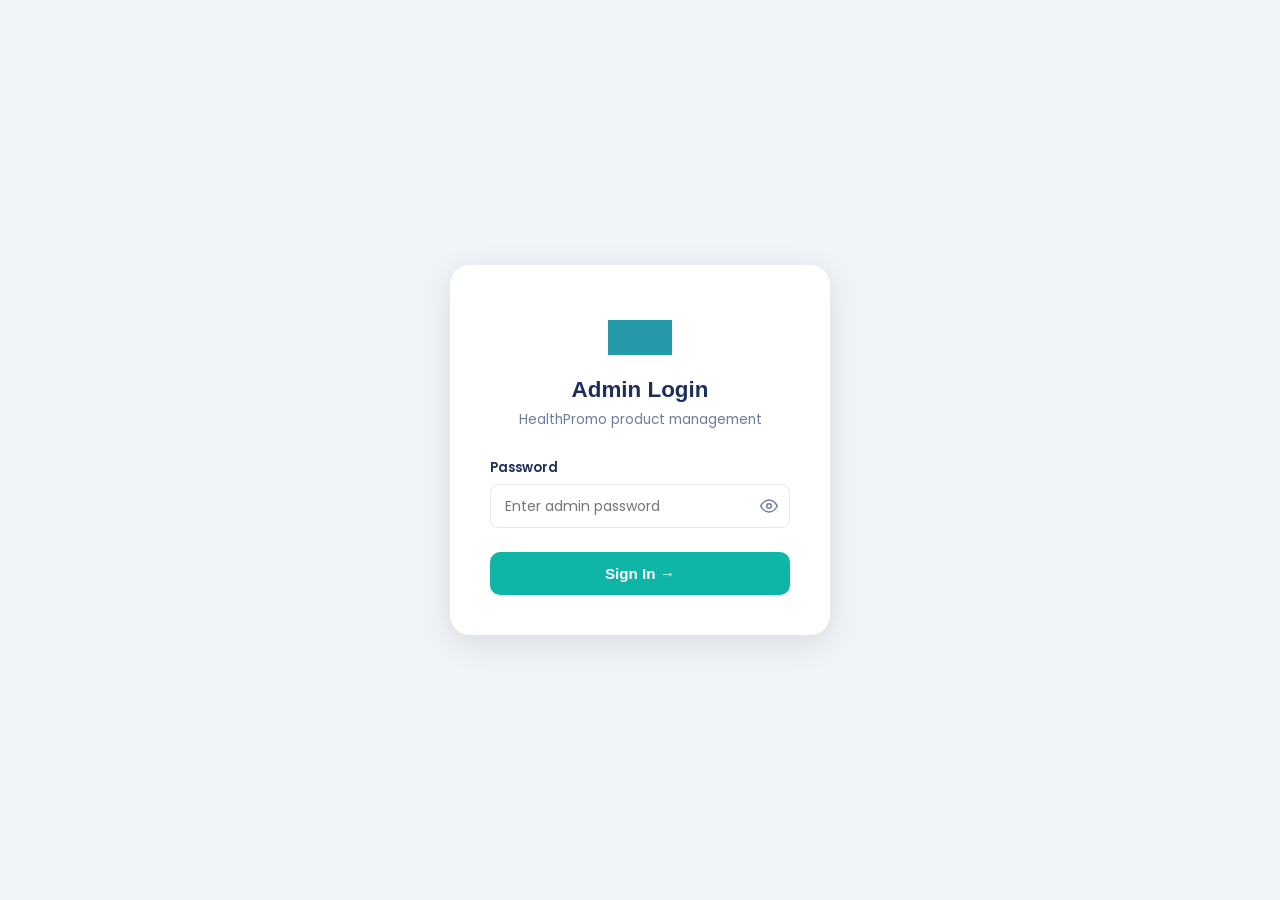
<file: admin/index.html>
<!DOCTYPE html>
<html lang="en">
<head>
<meta charset="UTF-8">
<meta name="viewport" content="width=device-width, initial-scale=1.0">
<title>Admin — HealthPromo</title>
<link rel="icon" type="image/svg+xml" href="../favicon.svg">
<link rel="stylesheet" href="../css/style.css">
<style>
  body { background: #f0f4f8; }

  /* ── LOGIN ── */
  .login-wrap { min-height: 100vh; display: flex; align-items: center; justify-content: center; padding: 2rem; }
  .login-card { background: white; border-radius: 20px; padding: 2.5rem; width: 100%; max-width: 380px; box-shadow: 0 8px 32px rgba(0,0,0,0.1); text-align: center; }
  .login-card .logo-icon { width: 56px; height: 56px; background: linear-gradient(135deg, var(--teal-mid), var(--teal)); border-radius: 14px; display: flex; align-items: center; justify-content: center; margin: 0 auto 1rem; }
  .login-card .logo-icon svg { width: 28px; height: 28px; fill: white; }
  .login-card h1 { font-family: 'Epilogue', sans-serif; font-size: 1.4rem; color: var(--navy); margin-bottom: 0.4rem; }
  .login-card p { color: var(--muted); font-size: 0.85rem; margin-bottom: 1.75rem; }
  .login-card .form-group { text-align: left; margin-bottom: 1rem; }
  .login-btn { width: 100%; padding: 0.8rem; background: var(--teal); color: white; border: none; border-radius: 10px; font-family: 'Urbanist', sans-serif; font-size: 0.95rem; font-weight: 600; cursor: pointer; transition: background 0.2s; margin-top: 0.5rem; }
  .login-btn:hover { background: var(--teal-mid); }
  .login-error { background: #fde8e8; color: #b91c1c; border-radius: 8px; padding: 0.6rem 0.9rem; font-size: 0.82rem; margin-top: 0.75rem; display: none; }
  .pw-wrap { position: relative; }
  .pw-wrap input { width: 100%; padding-right: 2.8rem !important; }
  .pw-toggle { position: absolute; right: 0.75rem; top: 50%; transform: translateY(-50%); background: none; border: none; cursor: pointer; color: var(--muted); padding: 0; display: flex; align-items: center; transition: color 0.15s; }
  .pw-toggle:hover { color: var(--teal); }

  /* ── ADMIN LAYOUT ── */
  .admin-wrap { display: none; }
  .admin-header { background: var(--navy); padding: 0 2rem; height: 60px; display: flex; align-items: center; justify-content: space-between; position: sticky; top: 0; z-index: 10; }
  .admin-header .logo-text { font-family: 'Epilogue', sans-serif; color: white; font-size: 1.1rem; }
  .admin-header-right { display: flex; align-items: center; gap: 1rem; }
  .admin-badge { background: rgba(26,173,168,0.25); color: var(--teal-mid); border: 1px solid rgba(26,173,168,0.3); border-radius: 6px; padding: 0.2rem 0.6rem; font-size: 0.72rem; font-weight: 600; letter-spacing: 0.06em; }
  .logout-btn { background: none; border: 1.5px solid rgba(255,255,255,0.2); color: rgba(255,255,255,0.7); border-radius: 7px; padding: 0.3rem 0.8rem; font-family: 'Urbanist', sans-serif; font-size: 0.8rem; cursor: pointer; transition: all 0.2s; }
  .logout-btn:hover { border-color: white; color: white; }

  .admin-main { max-width: 1200px; margin: 0 auto; padding: 2rem; }
  .admin-tabs { display: flex; gap: 0.5rem; margin-bottom: 1.5rem; border-bottom: 2px solid var(--border); padding-bottom: 0; }
  .admin-tab { background: none; border: none; padding: 0.6rem 1.2rem; font-family: 'Urbanist', sans-serif; font-size: 0.875rem; font-weight: 500; color: var(--muted); cursor: pointer; border-bottom: 2px solid transparent; margin-bottom: -2px; transition: color 0.2s, border-color 0.2s; }
  .admin-tab.active { color: var(--teal); border-bottom-color: var(--teal); font-weight: 600; }

  .tab-panel { display: none; }
  .tab-panel.active { display: block; }

  /* ── STATS ── */
  .stats-grid { display: grid; grid-template-columns: repeat(auto-fill, minmax(180px, 1fr)); gap: 1rem; margin-bottom: 2rem; }
  .stat-tile { background: white; border-radius: 12px; padding: 1.25rem; box-shadow: var(--card-shadow); border: 1px solid var(--border); }
  .stat-tile .num { font-family: 'Epilogue', sans-serif; font-size: 2rem; color: var(--navy); }
  .stat-tile .lbl { font-size: 0.78rem; color: var(--muted); text-transform: uppercase; letter-spacing: 0.06em; margin-top: 0.2rem; }

  /* ── PRODUCT TABLE ── */
  .toolbar { display: flex; gap: 0.75rem; align-items: center; margin-bottom: 1.25rem; flex-wrap: wrap; }
  .toolbar select { padding: 0.5rem 0.8rem; border: 1.5px solid var(--border); border-radius: 8px; font-family: 'Urbanist', sans-serif; font-size: 0.85rem; outline: none; background: white; }
  .toolbar select:focus { border-color: var(--teal); }
  .toolbar-right { margin-left: auto; display: flex; gap: 0.5rem; }

  .product-table { width: 100%; border-collapse: collapse; background: white; border-radius: 12px; overflow: hidden; box-shadow: var(--card-shadow); border: 1px solid var(--border); }
  .product-table th { background: var(--navy); color: rgba(255,255,255,0.85); font-size: 0.75rem; font-weight: 600; text-transform: uppercase; letter-spacing: 0.07em; padding: 0.85rem 1rem; text-align: left; }
  .product-table td { padding: 0.75rem 1rem; border-bottom: 1px solid var(--border); font-size: 0.85rem; vertical-align: middle; }
  .product-table tr:last-child td { border-bottom: none; }
  .product-table tr:hover td { background: var(--warm); }
  .table-img { width: 40px; height: 40px; border-radius: 8px; object-fit: cover; background: var(--sky); }
  .table-img.placeholder { display: flex; align-items: center; justify-content: center; font-size: 1.3rem; }
  .price-tag { font-weight: 600; color: var(--teal); }
  .price-quote { color: var(--accent); font-weight: 600; font-size: 0.78rem; }
  .action-btn { background: none; border: 1px solid var(--border); border-radius: 6px; padding: 0.3rem 0.65rem; font-size: 0.75rem; font-family: 'Urbanist', sans-serif; cursor: pointer; transition: all 0.15s; }
  .action-btn.edit { color: var(--teal); border-color: var(--teal-light); }
  .action-btn.edit:hover { background: var(--teal-light); }
  .action-btn.del { color: #e55; border-color: #fdd; }
  .action-btn.del:hover { background: #fdd; }

  /* ── MODAL ── */
  .modal-overlay { position: fixed; inset: 0; background: rgba(0,0,0,0.45); z-index: 1000; display: none; align-items: center; justify-content: center; padding: 1rem; }
  .modal-overlay.open { display: flex; }
  .modal { background: white; border-radius: 16px; padding: 2rem; width: 100%; max-width: 520px; max-height: 90vh; overflow-y: auto; box-shadow: 0 20px 60px rgba(0,0,0,0.2); }
  .modal h3 { font-family: 'Epilogue', sans-serif; font-size: 1.2rem; color: var(--navy); margin-bottom: 1.5rem; }
  .modal-grid { display: grid; grid-template-columns: 1fr 1fr; gap: 1rem; }
  .modal-grid .full { grid-column: 1/-1; }
  .modal-footer { display: flex; gap: 0.75rem; justify-content: flex-end; margin-top: 1.5rem; }
  .modal-cancel { background: none; border: 1.5px solid var(--border); color: var(--muted); border-radius: 8px; padding: 0.6rem 1.2rem; font-family: 'Urbanist', sans-serif; font-size: 0.875rem; cursor: pointer; transition: all 0.2s; }
  .modal-cancel:hover { border-color: var(--text); color: var(--text); }
  .modal-save { background: var(--teal); color: white; border: none; border-radius: 8px; padding: 0.6rem 1.4rem; font-family: 'Urbanist', sans-serif; font-size: 0.875rem; font-weight: 600; cursor: pointer; transition: background 0.2s; }
  .modal-save:hover { background: var(--teal-mid); }

  /* ── CAT MANAGER ── */
  .cat-list { display: flex; flex-direction: column; gap: 0.75rem; }
  .cat-row { display: flex; align-items: center; gap: 0.75rem; background: white; border-radius: 10px; padding: 0.85rem 1rem; box-shadow: var(--card-shadow); border: 1px solid var(--border); }
  .cat-emoji { font-size: 1.4rem; flex-shrink: 0; }
  .cat-name { font-weight: 600; font-size: 0.9rem; flex: 1; }
  .cat-count { font-size: 0.78rem; color: var(--muted); }
  .add-cat-form { background: white; border-radius: 12px; padding: 1.25rem; box-shadow: var(--card-shadow); border: 1px solid var(--border); margin-bottom: 1.5rem; display: flex; gap: 0.75rem; align-items: flex-end; flex-wrap: wrap; }
  .add-cat-form .form-group { flex: 1; min-width: 140px; }

  .reset-btn { background: none; border: 1.5px solid #fdd; color: #e55; border-radius: 8px; padding: 0.5rem 1rem; font-family: 'Urbanist', sans-serif; font-size: 0.82rem; cursor: pointer; transition: all 0.2s; margin-top: 1.5rem; }
  .reset-btn:hover { background: #fdd; }

  @media(max-width:600px){ .modal-grid{grid-template-columns:1fr} .product-table td:nth-child(5),.product-table th:nth-child(5){display:none} }
</style>
</head>
<body>

<!-- LOGIN -->
<div class="login-wrap" id="loginWrap">
  <div class="login-card">
    <img src="../logo-upload.png" alt="HealthPromo" style="width:64px;height:64px;object-fit:contain;margin:0 auto 0.5rem;display:block;filter:brightness(0) saturate(100%) invert(44%) sepia(72%) saturate(400%) hue-rotate(140deg)">
      <h1>Admin Login</h1>
    <p>HealthPromo product management</p>
    <div class="form-group">
      <label for="pwInput">Password</label>
      <div class="pw-wrap">
        <input type="password" id="pwInput" placeholder="Enter admin password" autocomplete="current-password">
        <button class="pw-toggle" id="pwToggle" type="button" title="Show/hide password">
          <svg id="eyeIcon" width="18" height="18" fill="none" stroke="currentColor" stroke-width="2" viewBox="0 0 24 24">
            <path d="M1 12s4-8 11-8 11 8 11 8-4 8-11 8-11-8-11-8z"/>
            <circle cx="12" cy="12" r="3"/>
          </svg>
        </button>
      </div>
    </div>
    <button class="login-btn" id="loginBtn">Sign In →</button>
    <div class="login-error" id="loginError">Incorrect password. Please try again.</div>
  </div>
</div>

<!-- ADMIN -->
<div class="admin-wrap" id="adminWrap">
  <div class="admin-header">
    <span class="logo-text">HealthPromo</span>
    <div class="admin-header-right">
      <span class="admin-badge">ADMIN</span>
      <a href="../index.html" class="logout-btn" target="_blank">View Site</a>
      <button class="logout-btn" id="logoutBtn">Log Out</button>
    </div>
  </div>

  <div class="admin-main">
    <div class="admin-tabs">
      <button class="admin-tab active" data-tab="products">🏷️ Products</button>
      <button class="admin-tab" data-tab="categories">📂 Categories</button>
      <button class="admin-tab" data-tab="settings">⚙️ Settings</button>
    </div>

    <!-- PRODUCTS TAB -->
    <div class="tab-panel active" id="tab-products">
      <div class="stats-grid" id="statsGrid"></div>
      <div class="toolbar">
        <select id="filterCat">
          <option value="all">All Categories</option>
        </select>
        <select id="filterPrice">
          <option value="all">All Prices</option>
          <option value="free">Quote Only</option>
          <option value="priced">Has Price</option>
        </select>
        <div class="toolbar-right">
          <button class="btn-teal" id="addProductBtn">+ Add Product</button>
        </div>
      </div>
      <table class="product-table" id="productTable">
        <thead>
          <tr>
            <th>Image</th>
            <th>Product Name</th>
            <th>Category</th>
            <th>Price</th>
            <th>Details</th>
            <th>Actions</th>
          </tr>
        </thead>
        <tbody id="productTbody"></tbody>
      </table>
    </div>

    <!-- CATEGORIES TAB -->
    <div class="tab-panel" id="tab-categories">
      <div class="add-cat-form">
        <div class="form-group">
          <label>Emoji</label>
          <input type="text" id="newCatEmoji" placeholder="🏥" maxlength="4" style="width:80px">
        </div>
        <div class="form-group" style="flex:2">
          <label>Category Name *</label>
          <input type="text" id="newCatName" placeholder="e.g. Safety Items">
        </div>
        <button class="btn-teal" id="addCatBtn">Add Category</button>
      </div>
      <div class="cat-list" id="catList"></div>
      <button class="reset-btn" id="resetCatalogBtn">⚠️ Reset to Default Catalog (removes all customizations)</button>
    </div>

    <!-- SETTINGS TAB -->
    <div class="tab-panel" id="tab-settings">
      <div style="background:white;border-radius:16px;padding:2rem;box-shadow:var(--card-shadow);border:1px solid var(--border);max-width:500px">
        <h3 style="font-family:'Playfair Display',serif;font-size:1.2rem;color:var(--navy);margin-bottom:1.5rem">Site Settings</h3>
        <div class="form-group" style="margin-bottom:1rem">
          <label>Contact Phone</label>
          <input type="text" id="settPhone" placeholder="(917) 538-8343">
        </div>
        <div class="form-group" style="margin-bottom:1rem">
          <label>Contact Email</label>
          <input type="email" id="settEmail" placeholder="contact@healthpromo.com">
        </div>
        <div class="form-group" style="margin-bottom:1rem">
          <label>Formspree Form ID <a href="https://formspree.io" target="_blank" style="font-size:0.75rem;color:var(--teal);font-weight:normal">(get yours free)</a></label>
          <input type="text" id="settFormspree" placeholder="abcd1234">
        </div>
        <div class="form-group" style="margin-bottom:1.5rem">
          <label>Admin Password</label>
          <input type="password" id="settPassword" placeholder="New password (leave blank to keep current)">
        </div>
        <button class="btn-teal" id="saveSettingsBtn">Save Settings</button>
        <p style="font-size:0.75rem;color:var(--muted);margin-top:0.75rem">Settings are stored in your browser. After changing Formspree ID, test the quote form.</p>
      </div>
    </div>
  </div>
</div>

<!-- PRODUCT MODAL -->
<div class="modal-overlay" id="productModal">
  <div class="modal">
    <h3 id="modalTitle">Add Product</h3>
    <div class="modal-grid">
      <div class="form-group full">
        <label>Product Name *</label>
        <input type="text" id="mName" placeholder="e.g. Fidget Spinner Set">
      </div>
      <div class="form-group">
        <label>Category *</label>
        <select id="mCat"></select>
      </div>
      <div class="form-group">
        <label>Price (leave blank = Request Quote)</label>
        <input type="text" id="mPrice" placeholder="$2.50">
      </div>
      <div class="form-group">
        <label>Original / Retail Price</label>
        <input type="text" id="mOrigPrice" placeholder="$5.00">
      </div>
      <div class="form-group">
        <label>Min. Quantity</label>
        <input type="number" id="mMin" placeholder="500">
      </div>
      <div class="form-group">
        <label>Number of Colors</label>
        <input type="number" id="mColors" placeholder="6">
      </div>
      <div class="form-group full">
        <label>Image URL</label>
        <input type="url" id="mImg" placeholder="https://…">
      </div>
    </div>
    <div class="modal-footer">
      <button class="modal-cancel" id="modalCancel">Cancel</button>
      <button class="modal-save" id="modalSave">Save Product</button>
    </div>
  </div>
</div>

<script src="../js/data.js"></script>
<script>
  let editingProduct = null;
  let isLoggedIn = sessionStorage.getItem('cp_admin') === '1';

  // ── SHEET API ──
  async function postToSheet(payload) {
    try {
      const res = await fetch(SITE_CONFIG.appsScriptUrl, {
        method: 'POST',
        headers: { 'Content-Type': 'text/plain' },
        body: JSON.stringify(payload)
      });
      const json = await res.json();
      return json.ok ? true : (showToast(json.error || 'Sheet error', 'error'), false);
    } catch(e) {
      showToast('Could not reach Google Sheet', 'error');
      return false;
    }
  }

  async function refreshCatalog() {
    sessionStorage.removeItem('hp_sheet_catalog');
    await initCatalog();
    renderAll();
  }

  function showToast(msg, type) {
    let t = document.getElementById('adminToast');
    if (!t) {
      t = document.createElement('div');
      t.id = 'adminToast';
      t.style.cssText = 'position:fixed;bottom:1.5rem;right:1.5rem;padding:0.7rem 1.2rem;border-radius:10px;font-family:Urbanist,sans-serif;font-size:0.875rem;font-weight:600;z-index:9999;transition:opacity 0.3s;box-shadow:0 4px 16px rgba(0,0,0,0.15)';
      document.body.appendChild(t);
    }
    t.textContent = msg;
    t.style.background = type === 'error' ? '#fde8e8' : '#e6f7f6';
    t.style.color = type === 'error' ? '#b91c1c' : '#0a7c78';
    t.style.opacity = '1';
    clearTimeout(t._timeout);
    t._timeout = setTimeout(() => { t.style.opacity = '0'; }, 3000);
  }

  // ── LOGIN ──
  function checkLogin() {
    if (isLoggedIn) { showAdmin(); return; }
    document.getElementById('loginWrap').style.display = 'flex';
  }

  function showAdmin() {
    document.getElementById('loginWrap').style.display = 'none';
    document.getElementById('adminWrap').style.display = 'block';
    loadSettings();
    renderAll();
  }

  document.getElementById('loginBtn').addEventListener('click', doLogin);
  document.getElementById('pwInput').addEventListener('keydown', e => { if(e.key==='Enter') doLogin(); });

  // ── SHOW/HIDE PASSWORD TOGGLE ──
  document.getElementById('pwToggle').addEventListener('click', function() {
    const input = document.getElementById('pwInput');
    const isHidden = input.type === 'password';
    input.type = isHidden ? 'text' : 'password';
    document.getElementById('eyeIcon').innerHTML = isHidden
      ? `<path d="M17.94 17.94A10.07 10.07 0 0 1 12 20c-7 0-11-8-11-8a18.45 18.45 0 0 1 5.06-5.94M9.9 4.24A9.12 9.12 0 0 1 12 4c7 0 11 8 11 8a18.5 18.5 0 0 1-2.16 3.19m-6.72-1.07a3 3 0 1 1-4.24-4.24"/><line x1="1" y1="1" x2="23" y2="23"/>`
      : `<path d="M1 12s4-8 11-8 11 8 11 8-4 8-11 8-11-8-11-8z"/><circle cx="12" cy="12" r="3"/>`;
    input.focus();
  });

  function doLogin() {
    const pw = document.getElementById('pwInput').value;
    const storedPw = localStorage.getItem('cp_admin_pw') || SITE_CONFIG.adminPassword;
    if (pw === storedPw) {
      sessionStorage.setItem('cp_admin', '1');
      isLoggedIn = true;
      document.getElementById('loginError').style.display = 'none';
      showAdmin();
    } else {
      document.getElementById('loginError').style.display = 'block';
      document.getElementById('pwInput').value = '';
      document.getElementById('pwInput').focus();
    }
  }

  document.getElementById('logoutBtn').addEventListener('click', () => {
    sessionStorage.removeItem('cp_admin');
    location.reload();
  });

  // ── TABS ──
  document.querySelectorAll('.admin-tab').forEach(tab => {
    tab.addEventListener('click', () => {
      document.querySelectorAll('.admin-tab').forEach(t => t.classList.remove('active'));
      document.querySelectorAll('.tab-panel').forEach(p => p.classList.remove('active'));
      tab.classList.add('active');
      document.getElementById('tab-' + tab.dataset.tab).classList.add('active');
    });
  });

  // ── RENDER ALL ──
  function renderAll() {
    renderStats();
    renderProductTable();
    renderCatList();
    populateCatDropdowns();
    loadSettings();
  }

  function renderStats() {
    const catalog = getCatalog();
    const totalProducts = catalog.reduce((s, c) => s + c.products.length, 0);
    const priced = catalog.reduce((s, c) => s + c.products.filter(p => p.price).length, 0);
    document.getElementById('statsGrid').innerHTML = `
      <div class="stat-tile"><div class="num">${catalog.length}</div><div class="lbl">Categories</div></div>
      <div class="stat-tile"><div class="num">${totalProducts}</div><div class="lbl">Total Products</div></div>
      <div class="stat-tile"><div class="num">${priced}</div><div class="lbl">Priced Items</div></div>
      <div class="stat-tile"><div class="num">${totalProducts - priced}</div><div class="lbl">Quote-Only</div></div>
    `;
  }

  function renderProductTable() {
    const catalog = getCatalog();
    const filterCat = document.getElementById('filterCat').value || 'all';
    const filterPrice = document.getElementById('filterPrice').value || 'all';
    const tbody = document.getElementById('productTbody');
    let rows = '';
    catalog.forEach(cat => {
      if (filterCat !== 'all' && cat.id !== filterCat) return;
      cat.products.forEach(p => {
        if (filterPrice === 'free' && p.price) return;
        if (filterPrice === 'priced' && !p.price) return;
        const imgSrc = p.img && !p.img.startsWith('http') && !p.img.startsWith('/') ? '../' + p.img : (p.img || '');
        const img = imgSrc
          ? `<img src="${imgSrc}" class="table-img" alt="" onerror="this.className='table-img placeholder';this.outerHTML='<div class=\\'table-img placeholder\\'>🏥</div>'">`
          : `<div class="table-img placeholder">🏥</div>`;
        const price = p.price ? `<span class="price-tag">${p.price}</span>` : `<span class="price-quote">Quote</span>`;
        const details = [p.min ? `Min: ${p.min.toLocaleString()}` : '', p.colors ? `${p.colors} colors` : ''].filter(Boolean).join(' · ') || '—';
        rows += `<tr>
          <td>${img}</td>
          <td><strong style="font-size:0.83rem">${p.name}</strong></td>
          <td style="color:var(--muted);font-size:0.8rem">${cat.emoji} ${cat.label}</td>
          <td>${price}</td>
          <td style="color:var(--muted);font-size:0.78rem">${details}</td>
          <td>
            <div style="display:flex;gap:0.4rem;align-items:center">
              <button class="action-btn edit" data-edit="${p.id}" data-cat="${cat.id}">Edit</button>
              <button class="action-btn del" data-del="${p.id}" data-cat="${cat.id}">Delete</button>
            </div>
          </td>
        </tr>`;
      });
    });
    tbody.innerHTML = rows || `<tr><td colspan="6" style="text-align:center;color:var(--muted);padding:2rem">No products found.</td></tr>`;

    // Edit buttons
    tbody.querySelectorAll('[data-edit]').forEach(btn => {
      btn.addEventListener('click', () => {
        const catalog = getCatalog();
        const cat = catalog.find(c => c.id === btn.dataset.cat);
        const prod = cat ? cat.products.find(p => p.id === btn.dataset.edit) : null;
        if (prod) openModal(prod, btn.dataset.cat);
      });
    });

    // Delete buttons
    tbody.querySelectorAll('[data-del]').forEach(btn => {
      btn.addEventListener('click', async () => {
        if (!confirm('Delete this product?')) return;
        btn.textContent = '…'; btn.disabled = true;
        const ok = await postToSheet({ action: 'deleteProduct', id: btn.dataset.del });
        if (!ok) { btn.textContent = 'Delete'; btn.disabled = false; return; }
        await refreshCatalog();
        showToast('Product deleted');
      });
    });
  }

  function populateCatDropdowns() {
    const catalog = getCatalog();
    const opts = catalog.map(c => `<option value="${c.id}">${c.emoji} ${c.label}</option>`).join('');
    document.getElementById('filterCat').innerHTML = `<option value="all">All Categories</option>` + opts;
    document.getElementById('mCat').innerHTML = opts;
  }

  document.getElementById('filterCat').addEventListener('change', renderProductTable);
  document.getElementById('filterPrice').addEventListener('change', renderProductTable);

  function renderCatList() {
    const catalog = getCatalog();
    document.getElementById('catList').innerHTML = catalog.map(cat => `
      <div class="cat-row">
        <div class="cat-emoji">${cat.emoji}</div>
        <div class="cat-name">${cat.label}</div>
        <div class="cat-count">${cat.products.length} products</div>
        <button class="action-btn del" data-delcat="${cat.id}">Remove</button>
      </div>
    `).join('');
    document.querySelectorAll('[data-delcat]').forEach(btn => {
      btn.addEventListener('click', () => {
        const cat = getCatalog().find(c => c.id === btn.dataset.delcat);
        if (!cat) return;
        if (!confirm(`Remove category "${cat.label}" and all ${cat.products.length} products?`)) return;
        const catalog = getCatalog().filter(c => c.id !== btn.dataset.delcat);
        saveCatalog(catalog);
        renderAll();
        showToast(`Category "${cat.label}" removed`);
      });
    });
  }

  // ── ADD CATEGORY ──
  document.getElementById('addCatBtn').addEventListener('click', () => {
    const name = document.getElementById('newCatName').value.trim();
    const emoji = document.getElementById('newCatEmoji').value.trim() || '📦';
    if (!name) return showToast('Category name required', 'error');
    const id = name.toLowerCase().replace(/[^a-z0-9]/g, '_');
    const catalog = getCatalog();
    if (catalog.find(c => c.id === id)) return showToast('Category already exists', 'error');
    catalog.push({ id, label: name, emoji, products: [] });
    saveCatalog(catalog);
    document.getElementById('newCatName').value = '';
    document.getElementById('newCatEmoji').value = '';
    renderAll();
    showToast(`Category "${name}" added`);
  });

  document.getElementById('resetCatalogBtn').addEventListener('click', () => {
    if (!confirm('Reset to default catalog? All custom products and categories will be removed. This cannot be undone.')) return;
    localStorage.removeItem('cp_catalog');
    renderAll();
    showToast('Catalog reset to default');
  });

  // ── PRODUCT MODAL ──
  function openModal(product = null, catId = null) {
    editingProduct = product ? { ...product, catId } : null;
    document.getElementById('modalTitle').textContent = product ? 'Edit Product' : 'Add Product';
    document.getElementById('mName').value = product?.name || '';
    document.getElementById('mPrice').value = product?.price || '';
    document.getElementById('mOrigPrice').value = product?.originalPrice || '';
    document.getElementById('mMin').value = product?.min || '';
    document.getElementById('mColors').value = product?.colors || '';
    document.getElementById('mImg').value = product?.img || '';
    if (catId) document.getElementById('mCat').value = catId;
    document.getElementById('productModal').classList.add('open');
    document.getElementById('mName').focus();
  }

  document.getElementById('addProductBtn').addEventListener('click', () => openModal());
  document.getElementById('modalCancel').addEventListener('click', () => document.getElementById('productModal').classList.remove('open'));
  document.getElementById('productModal').addEventListener('click', e => {
    if (e.target === e.currentTarget) document.getElementById('productModal').classList.remove('open');
  });

  document.getElementById('modalSave').addEventListener('click', async () => {
    const name = document.getElementById('mName').value.trim();
    const catId = document.getElementById('mCat').value;
    if (!name) return showToast('Product name required', 'error');
    if (!catId) return showToast('Select a category', 'error');

    const catalog = getCatalog();
    const cat = catalog.find(c => c.id === catId);
    if (!cat) return;

    const product = {
      id: editingProduct?.id || `custom_${Date.now()}`,
      name,
      price: document.getElementById('mPrice').value.trim() || null,
      originalPrice: document.getElementById('mOrigPrice').value.trim() || undefined,
      min: parseInt(document.getElementById('mMin').value) || undefined,
      colors: parseInt(document.getElementById('mColors').value) || undefined,
      img: document.getElementById('mImg').value.trim() || null,
      description: editingProduct?.description || undefined,
    };

    const saveBtn = document.getElementById('modalSave');
    saveBtn.textContent = 'Saving…'; saveBtn.disabled = true;

    const ok = await postToSheet({
      action: 'saveProduct',
      product,
      catId,
      catLabel: cat.label,
      catEmoji: cat.emoji
    });

    saveBtn.textContent = 'Save Product'; saveBtn.disabled = false;
    if (!ok) return;

    document.getElementById('productModal').classList.remove('open');
    await refreshCatalog();
    showToast(editingProduct ? 'Product updated' : 'Product added');
    editingProduct = null;
  });

  // ── SETTINGS ──
  function loadSettings() {
    document.getElementById('settPhone').value = localStorage.getItem('cp_phone') || SITE_CONFIG.phone;
    document.getElementById('settEmail').value = localStorage.getItem('cp_email') || SITE_CONFIG.email;
    document.getElementById('settFormspree').value = localStorage.getItem('cp_formspree') || '';
  }

  document.getElementById('saveSettingsBtn').addEventListener('click', () => {
    localStorage.setItem('cp_phone', document.getElementById('settPhone').value.trim());
    localStorage.setItem('cp_email', document.getElementById('settEmail').value.trim());
    const fs = document.getElementById('settFormspree').value.trim();
    if (fs) localStorage.setItem('cp_formspree', fs);
    const newPw = document.getElementById('settPassword').value;
    if (newPw) {
      localStorage.setItem('cp_admin_pw', newPw);
      document.getElementById('settPassword').value = '';
    }
    showToast('Settings saved');
  });

  // ── INIT ──
  checkLogin();
</script>
</body>
</html>
</file>
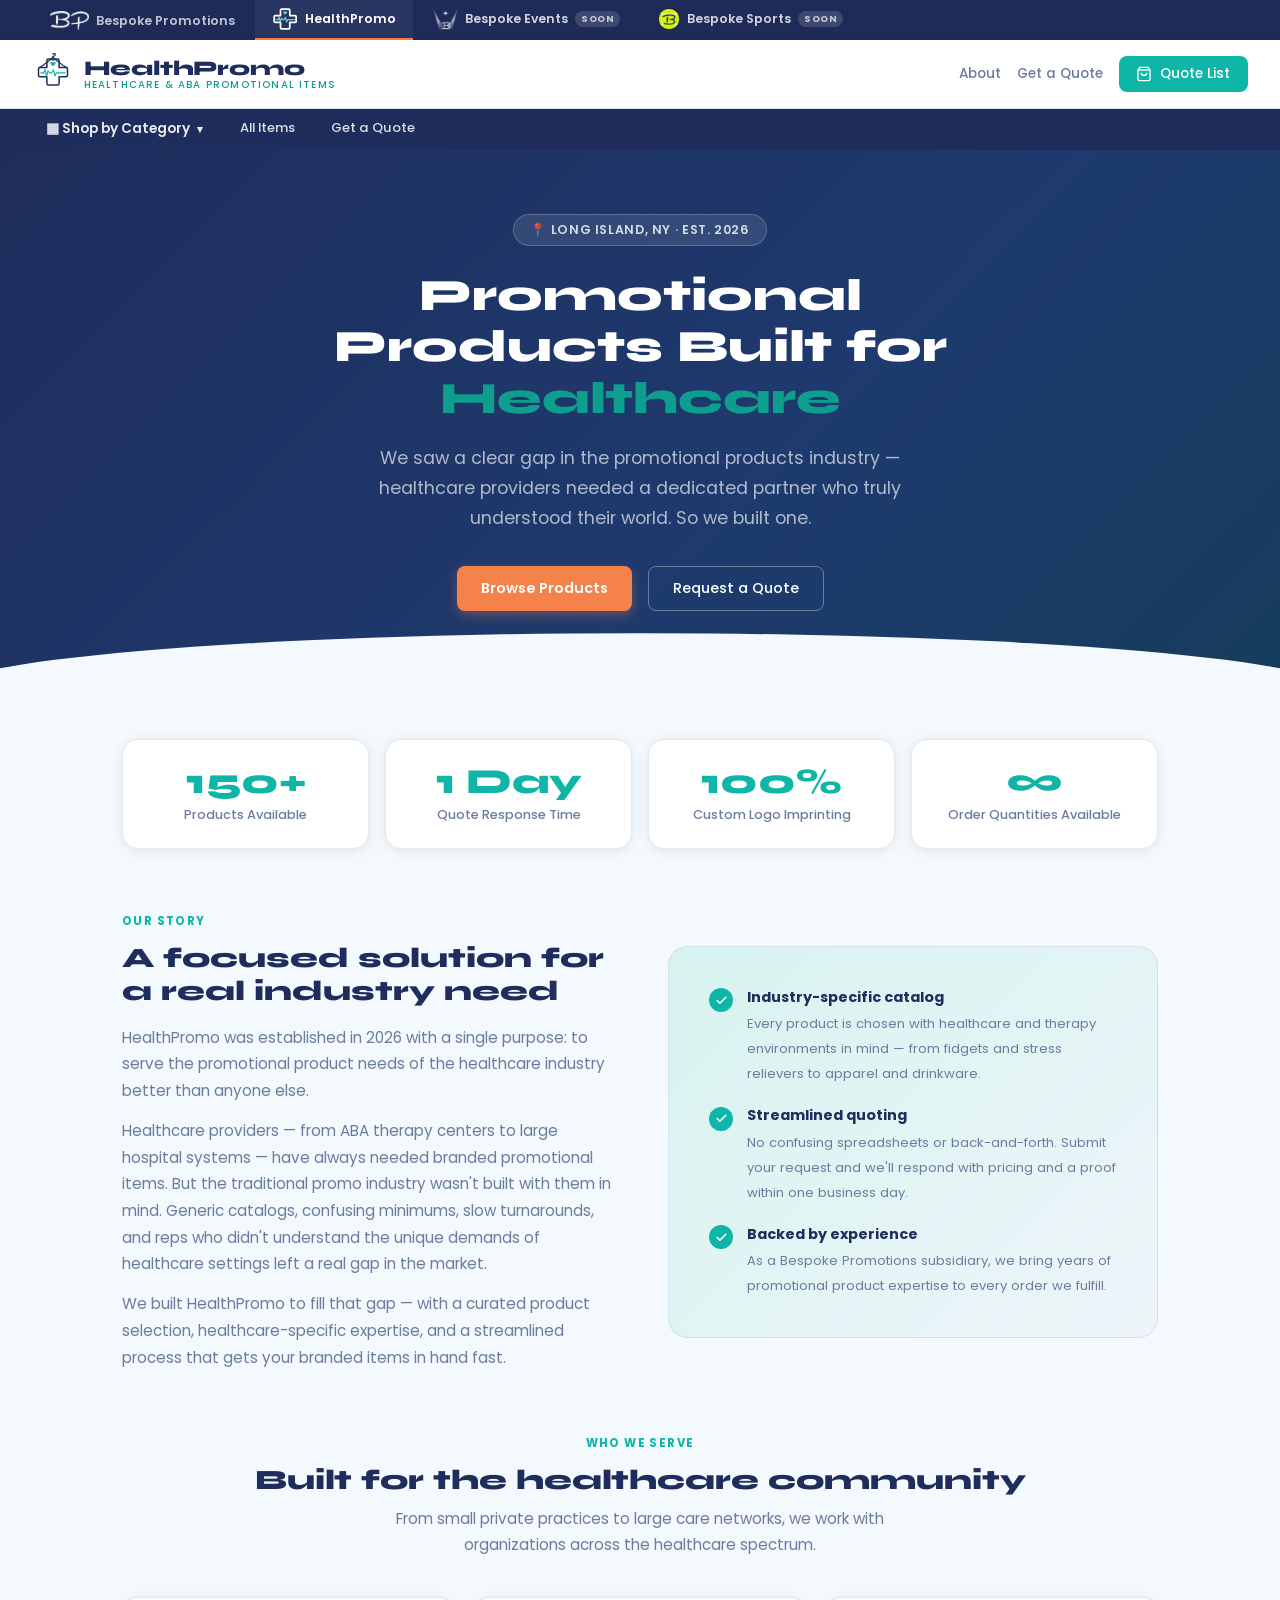
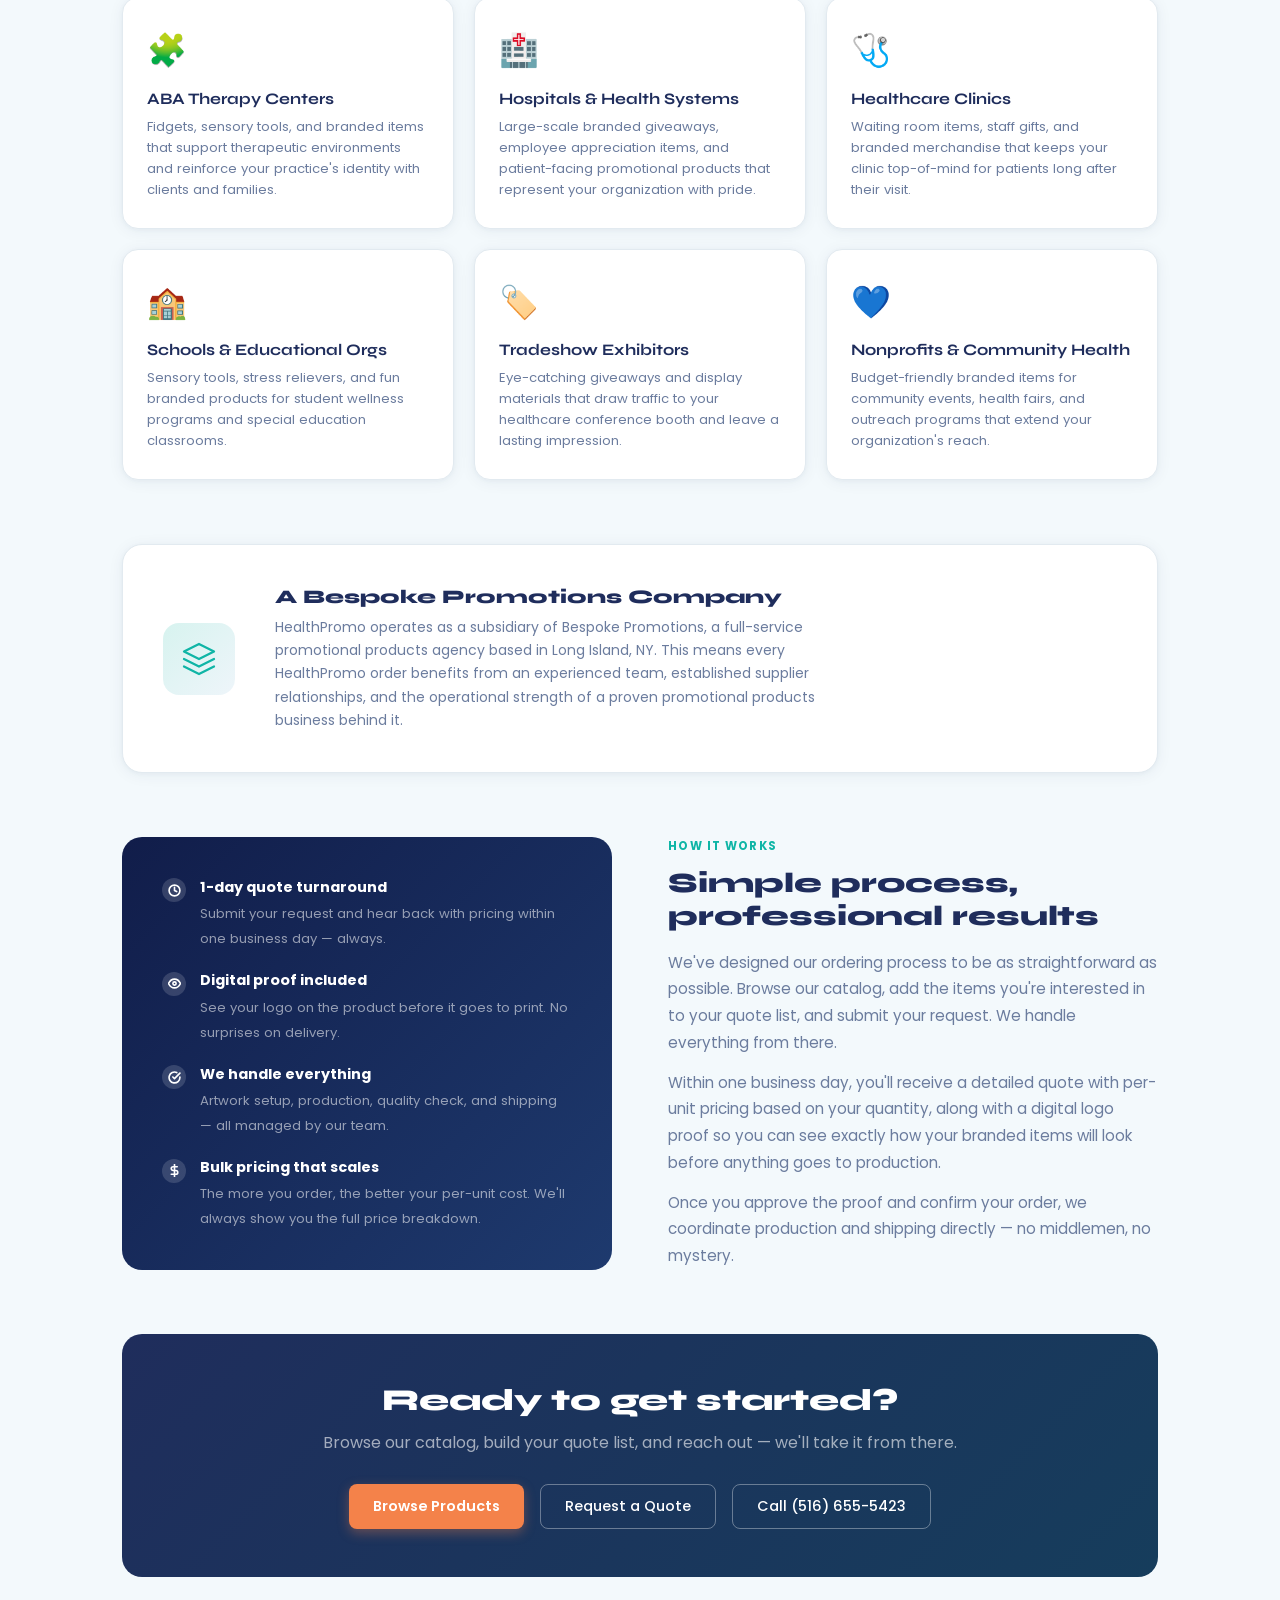
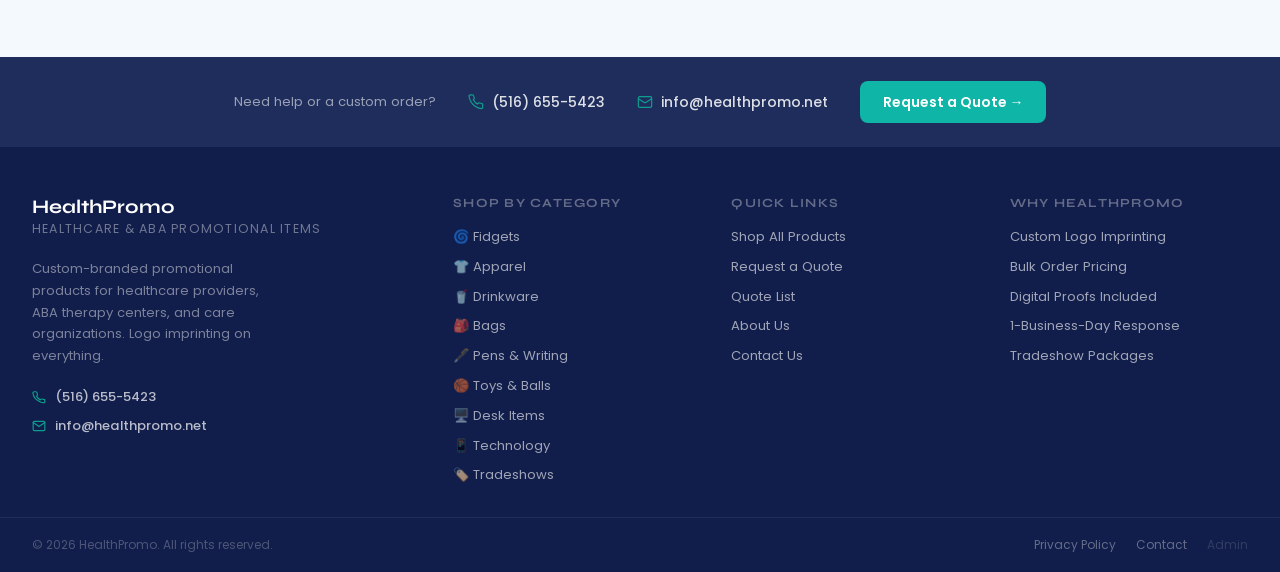
<file: about.html>
<!DOCTYPE html>
<html lang="en">
<head>
<meta charset="UTF-8">
<meta name="viewport" content="width=device-width, initial-scale=1.0">
<title>About Us — HealthPromo</title>
<meta name="description" content="HealthPromo is a Long Island-based promotional products company serving the healthcare and ABA therapy industry. A subsidiary of Bespoke Promotions, established 2026.">
<meta property="og:title" content="About HealthPromo">
<meta property="og:description" content="Custom-branded promotional items built specifically for the healthcare industry. Based in Long Island, NY.">
<meta property="og:type" content="website">
<meta property="og:url" content="https://healthpromo.net/about.html">
<link rel="canonical" href="https://healthpromo.net/about.html">
<link rel="icon" type="image/svg+xml" href="favicon.svg">
<link rel="stylesheet" href="css/style.css">
<style>
  /* ── HERO ── */
  .about-hero {
    background: linear-gradient(135deg, var(--navy) 0%, #1e3a6e 60%, #163d5c 100%);
    padding: 4rem 2rem 5rem;
    position: relative;
    overflow: hidden;
  }
  .about-hero::after {
    content: '';
    position: absolute;
    bottom: -2px;
    left: 0;
    right: 0;
    height: 60px;
    background: var(--warm);
    clip-path: ellipse(55% 100% at 50% 100%);
  }
  .about-hero-inner {
    max-width: 760px;
    margin: 0 auto;
    text-align: center;
    position: relative;
    z-index: 1;
  }
  .about-badge {
    display: inline-flex;
    align-items: center;
    gap: 0.5rem;
    background: rgba(255,255,255,0.1);
    border: 1px solid rgba(255,255,255,0.2);
    border-radius: 100px;
    padding: 0.35rem 1rem;
    font-size: 0.78rem;
    font-weight: 600;
    color: rgba(255,255,255,0.8);
    letter-spacing: 0.05em;
    text-transform: uppercase;
    margin-bottom: 1.5rem;
  }
  .about-hero h1 {
    font-family: 'Syne', sans-serif;
    font-size: 2.8rem;
    font-weight: 800;
    color: white;
    line-height: 1.15;
    margin-bottom: 1.25rem;
  }
  .about-hero h1 span { color: var(--teal-mid); }
  .about-hero p {
    font-size: 1.1rem;
    color: rgba(255,255,255,0.65);
    line-height: 1.7;
    max-width: 560px;
    margin: 0 auto 2rem;
  }
  .hero-cta {
    display: flex;
    gap: 1rem;
    justify-content: center;
    flex-wrap: wrap;
  }

  /* ── PAGE BODY ── */
  .about-body {
    max-width: 1100px;
    margin: 0 auto;
    padding: 3rem 2rem 5rem;
  }

  /* ── STATS ROW ── */
  .stats-row {
    display: grid;
    grid-template-columns: repeat(4, 1fr);
    gap: 1rem;
    margin-bottom: 4rem;
  }
  .stat-card {
    background: white;
    border-radius: 16px;
    border: 1px solid var(--border);
    box-shadow: var(--card-shadow);
    padding: 1.5rem;
    text-align: center;
  }
  .stat-number {
    font-family: 'Syne', sans-serif;
    font-size: 2.2rem;
    font-weight: 800;
    color: var(--teal);
    line-height: 1;
    margin-bottom: 0.4rem;
  }
  .stat-label {
    font-size: 0.8rem;
    color: var(--muted);
    font-weight: 500;
    line-height: 1.4;
  }

  /* ── TWO-COL SECTION ── */
  .two-col {
    display: grid;
    grid-template-columns: 1fr 1fr;
    gap: 3.5rem;
    align-items: center;
    margin-bottom: 4rem;
  }
  .two-col.reverse { direction: rtl; }
  .two-col.reverse > * { direction: ltr; }

  .section-label {
    font-size: 0.72rem;
    font-weight: 700;
    color: var(--teal);
    text-transform: uppercase;
    letter-spacing: 0.12em;
    margin-bottom: 0.75rem;
  }
  .section-heading {
    font-family: 'Syne', sans-serif;
    font-size: 1.75rem;
    font-weight: 800;
    color: var(--navy);
    line-height: 1.2;
    margin-bottom: 1rem;
  }
  .section-body {
    font-size: 0.95rem;
    color: var(--muted);
    line-height: 1.75;
  }
  .section-body p + p { margin-top: 0.85rem; }

  /* ── VISUAL BLOCK ── */
  .visual-block {
    background: linear-gradient(135deg, var(--teal-light), var(--sky));
    border-radius: 20px;
    padding: 2.5rem;
    border: 1px solid rgba(74,111,204,0.12);
    display: flex;
    flex-direction: column;
    gap: 1.25rem;
  }
  .visual-block-alt {
    background: linear-gradient(135deg, #111d4a, #1e3a6e);
    border-radius: 20px;
    padding: 2.5rem;
    display: flex;
    flex-direction: column;
    gap: 1.25rem;
  }
  .check-item {
    display: flex;
    align-items: flex-start;
    gap: 0.85rem;
  }
  .check-icon {
    width: 24px;
    height: 24px;
    border-radius: 50%;
    background: var(--teal);
    display: flex;
    align-items: center;
    justify-content: center;
    flex-shrink: 0;
    margin-top: 0.1rem;
  }
  .check-icon svg {
    width: 13px;
    height: 13px;
    stroke: white;
    fill: none;
    stroke-width: 3;
    stroke-linecap: round;
    stroke-linejoin: round;
  }
  .check-item-text strong {
    display: block;
    font-size: 0.9rem;
    font-weight: 700;
    color: var(--navy);
    margin-bottom: 0.15rem;
  }
  .check-item-text span {
    font-size: 0.82rem;
    color: var(--muted);
    line-height: 1.5;
  }
  .check-item-text-light strong {
    display: block;
    font-size: 0.9rem;
    font-weight: 700;
    color: white;
    margin-bottom: 0.15rem;
  }
  .check-item-text-light span {
    font-size: 0.82rem;
    color: rgba(255,255,255,0.55);
    line-height: 1.5;
  }

  /* ── WHO WE SERVE ── */
  .serve-section {
    margin-bottom: 4rem;
  }
  .serve-section .section-heading { text-align: center; margin-bottom: 0.5rem; }
  .serve-section .section-label { text-align: center; }
  .serve-intro {
    text-align: center;
    font-size: 0.95rem;
    color: var(--muted);
    max-width: 560px;
    margin: 0 auto 2.5rem;
    line-height: 1.7;
  }
  .serve-grid {
    display: grid;
    grid-template-columns: repeat(3, 1fr);
    gap: 1.25rem;
  }
  .serve-card {
    background: white;
    border-radius: 16px;
    border: 1px solid var(--border);
    box-shadow: var(--card-shadow);
    padding: 1.75rem 1.5rem;
    transition: box-shadow 0.2s, transform 0.15s;
  }
  .serve-card:hover { box-shadow: var(--card-shadow-hover); transform: translateY(-2px); }
  .serve-icon {
    font-size: 2rem;
    margin-bottom: 0.9rem;
  }
  .serve-card h3 {
    font-family: 'Syne', sans-serif;
    font-size: 1rem;
    font-weight: 700;
    color: var(--navy);
    margin-bottom: 0.5rem;
  }
  .serve-card p {
    font-size: 0.82rem;
    color: var(--muted);
    line-height: 1.6;
  }

  /* ── BESPOKE CALLOUT ── */
  .bespoke-callout {
    background: white;
    border-radius: 20px;
    border: 1px solid var(--border);
    box-shadow: var(--card-shadow);
    padding: 2.5rem;
    display: flex;
    align-items: center;
    gap: 2.5rem;
    margin-bottom: 4rem;
  }
  .bespoke-icon-wrap {
    width: 72px;
    height: 72px;
    background: linear-gradient(135deg, var(--teal-light), var(--sky));
    border-radius: 16px;
    display: flex;
    align-items: center;
    justify-content: center;
    flex-shrink: 0;
  }
  .bespoke-icon-wrap svg {
    width: 36px;
    height: 36px;
    stroke: var(--teal);
    fill: none;
    stroke-width: 1.5;
    stroke-linecap: round;
    stroke-linejoin: round;
  }
  .bespoke-text h3 {
    font-family: 'Syne', sans-serif;
    font-size: 1.2rem;
    font-weight: 800;
    color: var(--navy);
    margin-bottom: 0.5rem;
  }
  .bespoke-text p {
    font-size: 0.875rem;
    color: var(--muted);
    line-height: 1.65;
    max-width: 600px;
  }

  /* ── CTA BANNER ── */
  .about-cta {
    background: linear-gradient(135deg, var(--navy), #163d5c);
    border-radius: 20px;
    padding: 3rem 2.5rem;
    text-align: center;
  }
  .about-cta h2 {
    font-family: 'Syne', sans-serif;
    font-size: 1.9rem;
    font-weight: 800;
    color: white;
    margin-bottom: 0.75rem;
  }
  .about-cta p {
    font-size: 1rem;
    color: rgba(255,255,255,0.6);
    margin-bottom: 1.75rem;
    line-height: 1.6;
  }
  .about-cta-btns {
    display: flex;
    gap: 1rem;
    justify-content: center;
    flex-wrap: wrap;
  }

  @media (max-width: 900px) {
    .stats-row { grid-template-columns: repeat(2, 1fr); }
    .two-col { grid-template-columns: 1fr; gap: 2rem; }
    .two-col.reverse { direction: ltr; }
    .serve-grid { grid-template-columns: repeat(2, 1fr); }
    .bespoke-callout { flex-direction: column; gap: 1.5rem; text-align: center; }
  }
  @media (max-width: 560px) {
    .about-hero h1 { font-size: 2rem; }
    .stats-row { grid-template-columns: repeat(2, 1fr); }
    .serve-grid { grid-template-columns: 1fr; }
    .about-body { padding: 2rem 1rem 3rem; }
    .about-cta { padding: 2rem 1.25rem; }
    .about-cta h2 { font-size: 1.4rem; }
  }
</style>
</head>
<body>
<div id="siteHeader"></div>

<!-- HERO -->
<div class="about-hero">
  <div class="about-hero-inner">
    <div class="about-badge">📍 Long Island, NY · Est. 2026</div>
    <h1>Promotional Products Built for <span>Healthcare</span></h1>
    <p>We saw a clear gap in the promotional products industry — healthcare providers needed a dedicated partner who truly understood their world. So we built one.</p>
    <div class="hero-cta">
      <a href="index.html" class="btn-primary">Browse Products</a>
      <a href="quote.html" class="btn-outline">Request a Quote</a>
    </div>
  </div>
</div>

<div class="about-body">

  <!-- STATS -->
  <div class="stats-row">
    <div class="stat-card">
      <div class="stat-number">150+</div>
      <div class="stat-label">Products Available</div>
    </div>
    <div class="stat-card">
      <div class="stat-number">1 Day</div>
      <div class="stat-label">Quote Response Time</div>
    </div>
    <div class="stat-card">
      <div class="stat-number">100%</div>
      <div class="stat-label">Custom Logo Imprinting</div>
    </div>
    <div class="stat-card">
      <div class="stat-number">∞</div>
      <div class="stat-label">Order Quantities Available</div>
    </div>
  </div>

  <!-- OUR STORY -->
  <div class="two-col">
    <div>
      <div class="section-label">Our Story</div>
      <h2 class="section-heading">A focused solution for a real industry need</h2>
      <div class="section-body">
        <p>HealthPromo was established in 2026 with a single purpose: to serve the promotional product needs of the healthcare industry better than anyone else.</p>
        <p>Healthcare providers — from ABA therapy centers to large hospital systems — have always needed branded promotional items. But the traditional promo industry wasn't built with them in mind. Generic catalogs, confusing minimums, slow turnarounds, and reps who didn't understand the unique demands of healthcare settings left a real gap in the market.</p>
        <p>We built HealthPromo to fill that gap — with a curated product selection, healthcare-specific expertise, and a streamlined process that gets your branded items in hand fast.</p>
      </div>
    </div>
    <div class="visual-block">
      <div class="check-item">
        <div class="check-icon"><svg viewBox="0 0 24 24"><polyline points="20 6 9 17 4 12"/></svg></div>
        <div class="check-item-text">
          <strong>Industry-specific catalog</strong>
          <span>Every product is chosen with healthcare and therapy environments in mind — from fidgets and stress relievers to apparel and drinkware.</span>
        </div>
      </div>
      <div class="check-item">
        <div class="check-icon"><svg viewBox="0 0 24 24"><polyline points="20 6 9 17 4 12"/></svg></div>
        <div class="check-item-text">
          <strong>Streamlined quoting</strong>
          <span>No confusing spreadsheets or back-and-forth. Submit your request and we'll respond with pricing and a proof within one business day.</span>
        </div>
      </div>
      <div class="check-item">
        <div class="check-icon"><svg viewBox="0 0 24 24"><polyline points="20 6 9 17 4 12"/></svg></div>
        <div class="check-item-text">
          <strong>Backed by experience</strong>
          <span>As a Bespoke Promotions subsidiary, we bring years of promotional product expertise to every order we fulfill.</span>
        </div>
      </div>
    </div>
  </div>

  <!-- WHO WE SERVE -->
  <div class="serve-section">
    <div class="section-label">Who We Serve</div>
    <h2 class="section-heading">Built for the healthcare community</h2>
    <p class="serve-intro">From small private practices to large care networks, we work with organizations across the healthcare spectrum.</p>
    <div class="serve-grid">
      <div class="serve-card">
        <div class="serve-icon">🧩</div>
        <h3>ABA Therapy Centers</h3>
        <p>Fidgets, sensory tools, and branded items that support therapeutic environments and reinforce your practice's identity with clients and families.</p>
      </div>
      <div class="serve-card">
        <div class="serve-icon">🏥</div>
        <h3>Hospitals & Health Systems</h3>
        <p>Large-scale branded giveaways, employee appreciation items, and patient-facing promotional products that represent your organization with pride.</p>
      </div>
      <div class="serve-card">
        <div class="serve-icon">🩺</div>
        <h3>Healthcare Clinics</h3>
        <p>Waiting room items, staff gifts, and branded merchandise that keeps your clinic top-of-mind for patients long after their visit.</p>
      </div>
      <div class="serve-card">
        <div class="serve-icon">🏫</div>
        <h3>Schools & Educational Orgs</h3>
        <p>Sensory tools, stress relievers, and fun branded products for student wellness programs and special education classrooms.</p>
      </div>
      <div class="serve-card">
        <div class="serve-icon">🏷️</div>
        <h3>Tradeshow Exhibitors</h3>
        <p>Eye-catching giveaways and display materials that draw traffic to your healthcare conference booth and leave a lasting impression.</p>
      </div>
      <div class="serve-card">
        <div class="serve-icon">💙</div>
        <h3>Nonprofits & Community Health</h3>
        <p>Budget-friendly branded items for community events, health fairs, and outreach programs that extend your organization's reach.</p>
      </div>
    </div>
  </div>

  <!-- BESPOKE CALLOUT -->
  <div class="bespoke-callout">
    <div class="bespoke-icon-wrap">
      <svg viewBox="0 0 24 24"><path d="M12 2L2 7l10 5 10-5-10-5z"/><path d="M2 17l10 5 10-5"/><path d="M2 12l10 5 10-5"/></svg>
    </div>
    <div class="bespoke-text">
      <h3>A Bespoke Promotions Company</h3>
      <p>HealthPromo operates as a subsidiary of Bespoke Promotions, a full-service promotional products agency based in Long Island, NY. This means every HealthPromo order benefits from an experienced team, established supplier relationships, and the operational strength of a proven promotional products business behind it.</p>
    </div>
  </div>

  <!-- HOW WE WORK -->
  <div class="two-col reverse" style="margin-bottom: 4rem;">
    <div>
      <div class="section-label">How It Works</div>
      <h2 class="section-heading">Simple process, professional results</h2>
      <div class="section-body">
        <p>We've designed our ordering process to be as straightforward as possible. Browse our catalog, add the items you're interested in to your quote list, and submit your request. We handle everything from there.</p>
        <p>Within one business day, you'll receive a detailed quote with per-unit pricing based on your quantity, along with a digital logo proof so you can see exactly how your branded items will look before anything goes to production.</p>
        <p>Once you approve the proof and confirm your order, we coordinate production and shipping directly — no middlemen, no mystery.</p>
      </div>
    </div>
    <div class="visual-block-alt">
      <div class="check-item">
        <div class="check-icon" style="background:rgba(255,255,255,0.15)"><svg viewBox="0 0 24 24"><circle cx="12" cy="12" r="10"/><polyline points="12 6 12 12 16 14"/></svg></div>
        <div class="check-item-text-light">
          <strong>1-day quote turnaround</strong>
          <span>Submit your request and hear back with pricing within one business day — always.</span>
        </div>
      </div>
      <div class="check-item">
        <div class="check-icon" style="background:rgba(255,255,255,0.15)"><svg viewBox="0 0 24 24"><path d="M1 12s4-8 11-8 11 8 11 8-4 8-11 8-11-8-11-8z"/><circle cx="12" cy="12" r="3"/></svg></div>
        <div class="check-item-text-light">
          <strong>Digital proof included</strong>
          <span>See your logo on the product before it goes to print. No surprises on delivery.</span>
        </div>
      </div>
      <div class="check-item">
        <div class="check-icon" style="background:rgba(255,255,255,0.15)"><svg viewBox="0 0 24 24"><path d="M22 11.08V12a10 10 0 1 1-5.93-9.14"/><polyline points="22 4 12 14.01 9 11.01"/></svg></div>
        <div class="check-item-text-light">
          <strong>We handle everything</strong>
          <span>Artwork setup, production, quality check, and shipping — all managed by our team.</span>
        </div>
      </div>
      <div class="check-item">
        <div class="check-icon" style="background:rgba(255,255,255,0.15)"><svg viewBox="0 0 24 24"><line x1="12" y1="1" x2="12" y2="23"/><path d="M17 5H9.5a3.5 3.5 0 0 0 0 7h5a3.5 3.5 0 0 1 0 7H6"/></svg></div>
        <div class="check-item-text-light">
          <strong>Bulk pricing that scales</strong>
          <span>The more you order, the better your per-unit cost. We'll always show you the full price breakdown.</span>
        </div>
      </div>
    </div>
  </div>

  <!-- CTA -->
  <div class="about-cta">
    <h2>Ready to get started?</h2>
    <p>Browse our catalog, build your quote list, and reach out — we'll take it from there.</p>
    <div class="about-cta-btns">
      <a href="index.html" class="btn-primary">Browse Products</a>
      <a href="quote.html" class="btn-outline">Request a Quote</a>
      <a href="tel:5166555423" class="btn-outline">Call (516) 655-5423</a>
    </div>
  </div>

</div>

<div id="contactStrip"></div>
<div id="siteFooter"></div>

<script src="js/data.js?v=11"></script>
<script>
  document.getElementById('siteHeader').innerHTML = renderHeader('about');
  document.getElementById('contactStrip').innerHTML = renderContactStrip();
  document.getElementById('siteFooter').innerHTML = renderFooter();
  updateCartBadge();
</script>
</body>
</html>
</file>
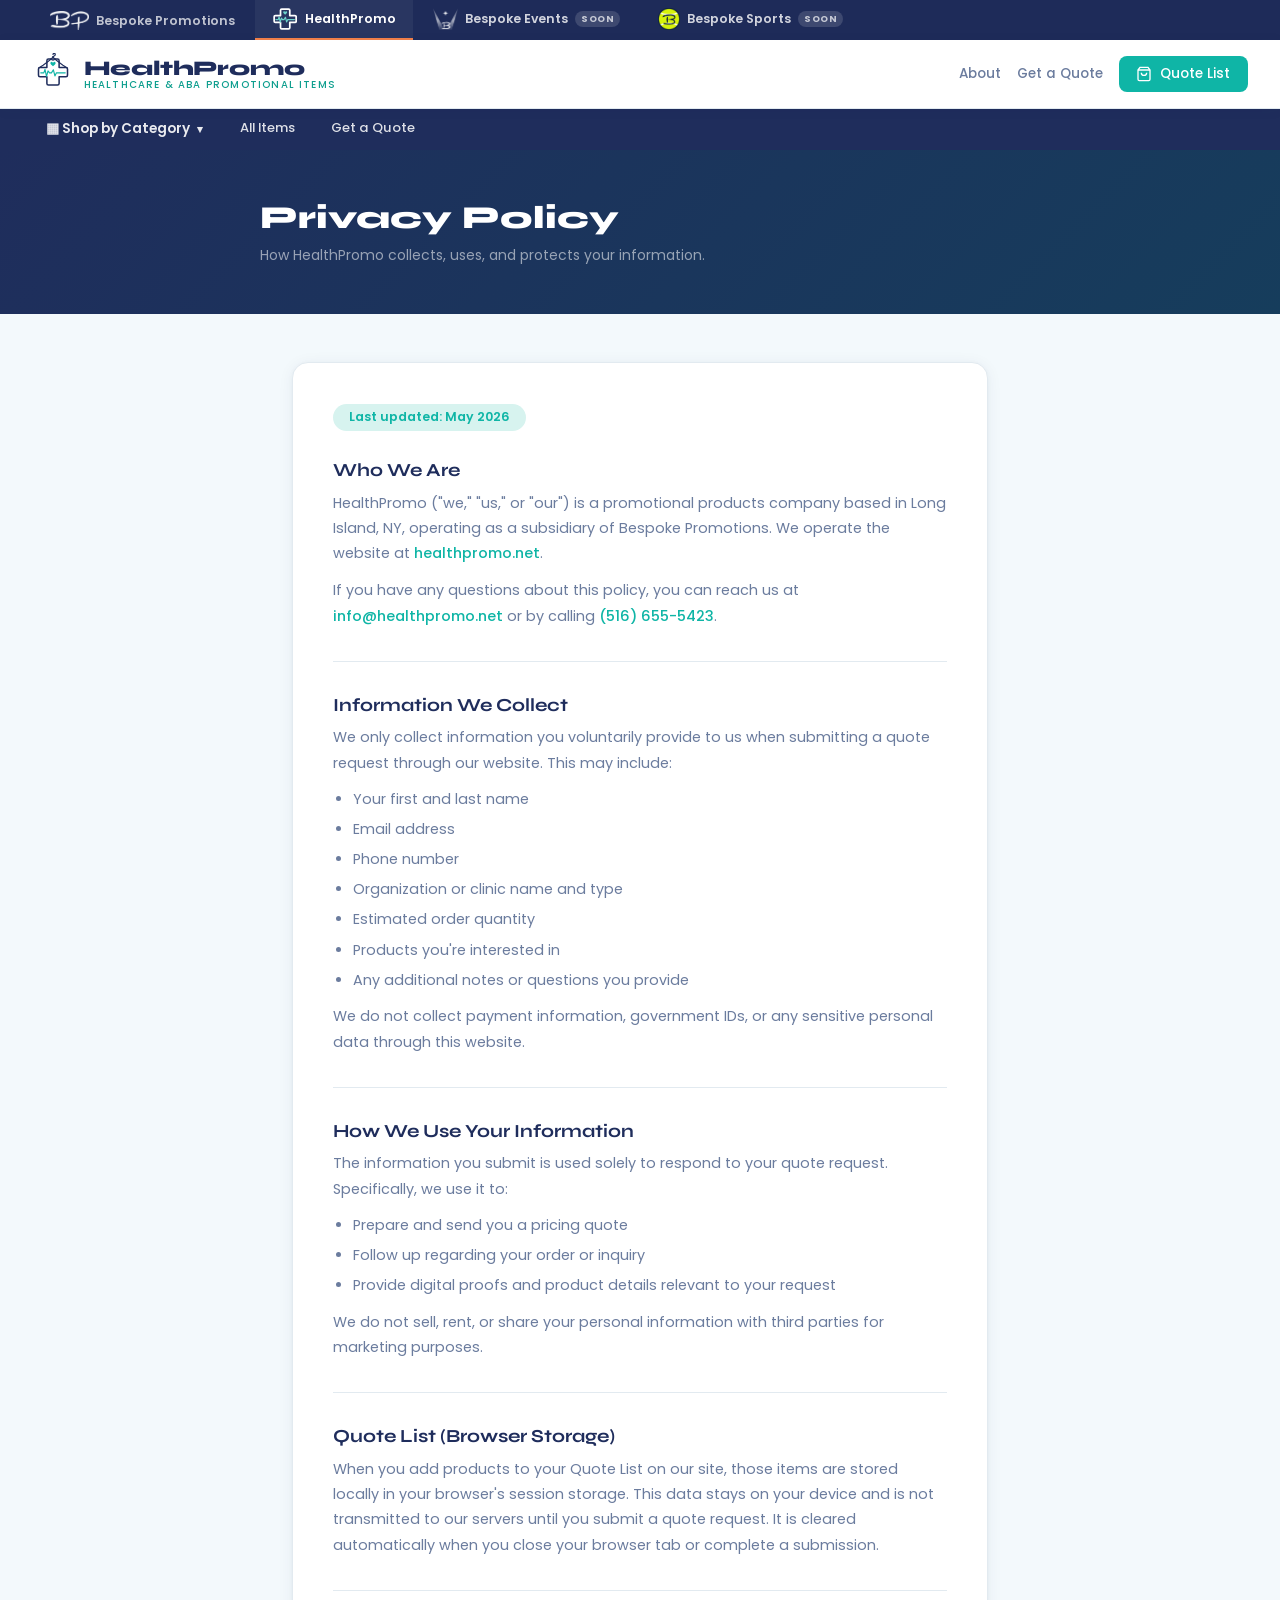
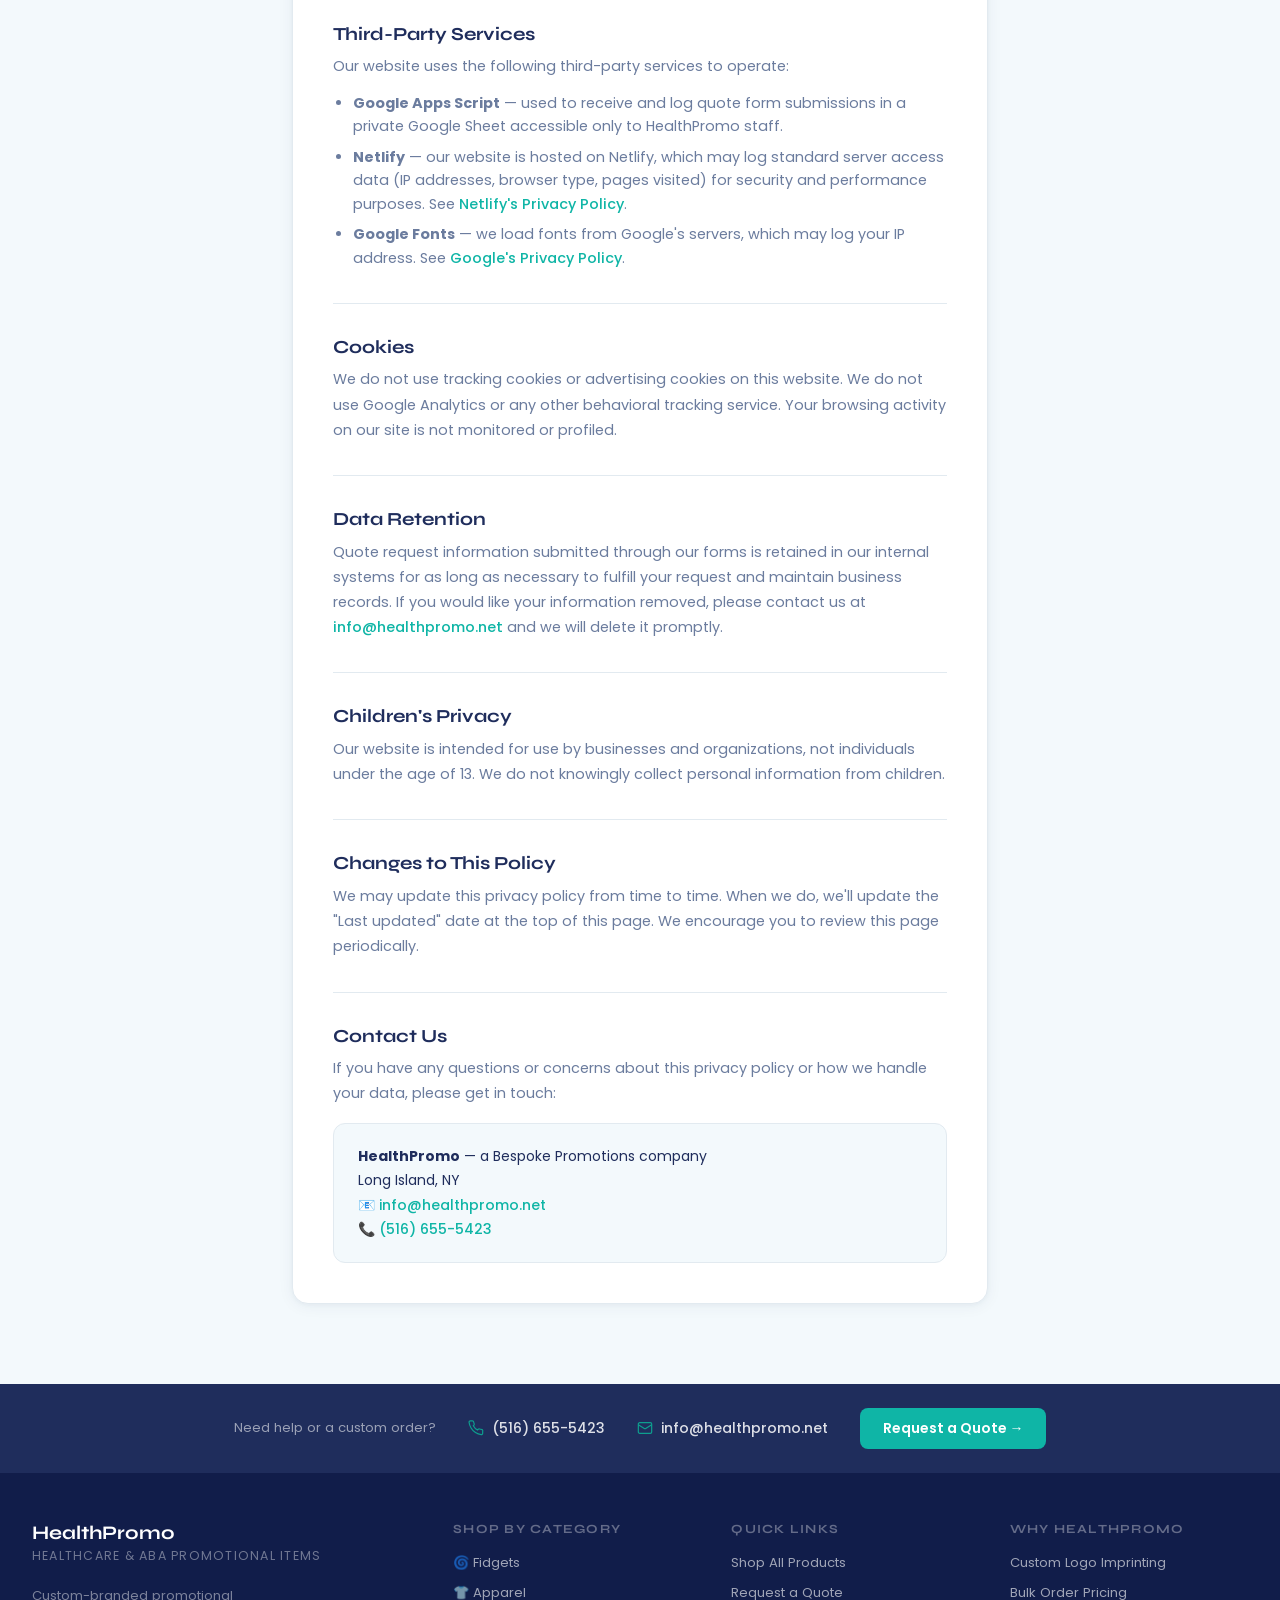
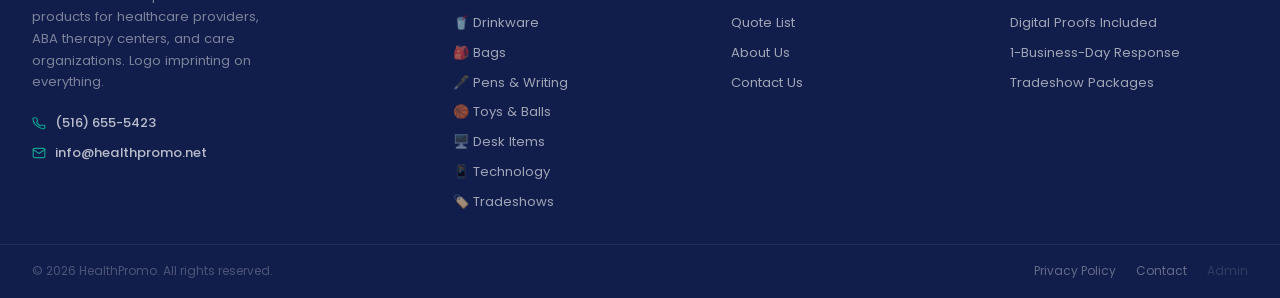
<file: privacy.html>
<!DOCTYPE html>
<html lang="en">
<head>
<meta charset="UTF-8">
<meta name="viewport" content="width=device-width, initial-scale=1.0">
<title>Privacy Policy — HealthPromo</title>
<meta name="description" content="HealthPromo privacy policy. Learn how we collect, use, and protect your information.">
<link rel="canonical" href="https://healthpromo.net/privacy.html">
<link rel="icon" type="image/svg+xml" href="favicon.svg">
<link rel="stylesheet" href="css/style.css">
<style>
  .privacy-hero {
    background: linear-gradient(135deg, var(--navy), #163d5c);
    padding: 3rem 2rem;
  }
  .privacy-hero-inner {
    max-width: 760px;
    margin: 0 auto;
  }
  .privacy-hero h1 {
    font-family: 'Syne', sans-serif;
    font-size: 2rem;
    font-weight: 800;
    color: white;
    margin-bottom: 0.5rem;
  }
  .privacy-hero p {
    color: rgba(255,255,255,0.55);
    font-size: 0.875rem;
  }

  .privacy-body {
    max-width: 760px;
    margin: 0 auto;
    padding: 3rem 2rem 5rem;
  }

  .privacy-card {
    background: white;
    border-radius: 16px;
    border: 1px solid var(--border);
    box-shadow: var(--card-shadow);
    padding: 2.5rem;
  }

  .privacy-card h2 {
    font-family: 'Syne', sans-serif;
    font-size: 1.15rem;
    font-weight: 700;
    color: var(--navy);
    margin-top: 2rem;
    margin-bottom: 0.6rem;
    padding-top: 2rem;
    border-top: 1px solid var(--border);
  }
  .privacy-card h2:first-of-type {
    margin-top: 0;
    padding-top: 0;
    border-top: none;
  }

  .privacy-card p {
    font-size: 0.9rem;
    color: var(--muted);
    line-height: 1.75;
    margin-bottom: 0.75rem;
  }

  .privacy-card ul {
    margin: 0.5rem 0 0.75rem 1.25rem;
    display: flex;
    flex-direction: column;
    gap: 0.4rem;
  }
  .privacy-card ul li {
    font-size: 0.9rem;
    color: var(--muted);
    line-height: 1.65;
  }

  .privacy-card a {
    color: var(--teal);
    text-decoration: none;
    font-weight: 500;
  }
  .privacy-card a:hover { text-decoration: underline; }

  .privacy-updated {
    display: inline-block;
    background: var(--teal-light);
    color: var(--teal);
    border-radius: 100px;
    padding: 0.3rem 1rem;
    font-size: 0.78rem;
    font-weight: 600;
    margin-bottom: 1.75rem;
  }

  .privacy-contact-box {
    background: var(--warm);
    border: 1px solid var(--border);
    border-radius: 12px;
    padding: 1.25rem 1.5rem;
    margin-top: 1rem;
  }
  .privacy-contact-box p {
    margin: 0;
    font-size: 0.875rem;
    color: var(--text);
  }

  @media (max-width: 600px) {
    .privacy-body { padding: 2rem 1rem 3rem; }
    .privacy-card { padding: 1.5rem; }
    .privacy-hero h1 { font-size: 1.5rem; }
  }
</style>
</head>
<body>
<div id="siteHeader"></div>

<div class="privacy-hero">
  <div class="privacy-hero-inner">
    <h1>Privacy Policy</h1>
    <p>How HealthPromo collects, uses, and protects your information.</p>
  </div>
</div>

<div class="privacy-body">
  <div class="privacy-card">
    <span class="privacy-updated">Last updated: May 2026</span>

    <h2>Who We Are</h2>
    <p>HealthPromo ("we," "us," or "our") is a promotional products company based in Long Island, NY, operating as a subsidiary of Bespoke Promotions. We operate the website at <a href="https://healthpromo.net">healthpromo.net</a>.</p>
    <p>If you have any questions about this policy, you can reach us at <a href="mailto:info@healthpromo.net">info@healthpromo.net</a> or by calling <a href="tel:5166555423">(516) 655-5423</a>.</p>

    <h2>Information We Collect</h2>
    <p>We only collect information you voluntarily provide to us when submitting a quote request through our website. This may include:</p>
    <ul>
      <li>Your first and last name</li>
      <li>Email address</li>
      <li>Phone number</li>
      <li>Organization or clinic name and type</li>
      <li>Estimated order quantity</li>
      <li>Products you're interested in</li>
      <li>Any additional notes or questions you provide</li>
    </ul>
    <p>We do not collect payment information, government IDs, or any sensitive personal data through this website.</p>

    <h2>How We Use Your Information</h2>
    <p>The information you submit is used solely to respond to your quote request. Specifically, we use it to:</p>
    <ul>
      <li>Prepare and send you a pricing quote</li>
      <li>Follow up regarding your order or inquiry</li>
      <li>Provide digital proofs and product details relevant to your request</li>
    </ul>
    <p>We do not sell, rent, or share your personal information with third parties for marketing purposes.</p>

    <h2>Quote List (Browser Storage)</h2>
    <p>When you add products to your Quote List on our site, those items are stored locally in your browser's session storage. This data stays on your device and is not transmitted to our servers until you submit a quote request. It is cleared automatically when you close your browser tab or complete a submission.</p>

    <h2>Third-Party Services</h2>
    <p>Our website uses the following third-party services to operate:</p>
    <ul>
      <li><strong>Google Apps Script</strong> — used to receive and log quote form submissions in a private Google Sheet accessible only to HealthPromo staff.</li>
      <li><strong>Netlify</strong> — our website is hosted on Netlify, which may log standard server access data (IP addresses, browser type, pages visited) for security and performance purposes. See <a href="https://www.netlify.com/privacy/" target="_blank" rel="noopener">Netlify's Privacy Policy</a>.</li>
      <li><strong>Google Fonts</strong> — we load fonts from Google's servers, which may log your IP address. See <a href="https://policies.google.com/privacy" target="_blank" rel="noopener">Google's Privacy Policy</a>.</li>
    </ul>

    <h2>Cookies</h2>
    <p>We do not use tracking cookies or advertising cookies on this website. We do not use Google Analytics or any other behavioral tracking service. Your browsing activity on our site is not monitored or profiled.</p>

    <h2>Data Retention</h2>
    <p>Quote request information submitted through our forms is retained in our internal systems for as long as necessary to fulfill your request and maintain business records. If you would like your information removed, please contact us at <a href="mailto:info@healthpromo.net">info@healthpromo.net</a> and we will delete it promptly.</p>

    <h2>Children's Privacy</h2>
    <p>Our website is intended for use by businesses and organizations, not individuals under the age of 13. We do not knowingly collect personal information from children.</p>

    <h2>Changes to This Policy</h2>
    <p>We may update this privacy policy from time to time. When we do, we'll update the "Last updated" date at the top of this page. We encourage you to review this page periodically.</p>

    <h2>Contact Us</h2>
    <p>If you have any questions or concerns about this privacy policy or how we handle your data, please get in touch:</p>
    <div class="privacy-contact-box">
      <p><strong>HealthPromo</strong> — a Bespoke Promotions company<br>
      Long Island, NY<br>
      📧 <a href="mailto:info@healthpromo.net">info@healthpromo.net</a><br>
      📞 <a href="tel:5166555423">(516) 655-5423</a></p>
    </div>

  </div>
</div>

<div id="contactStrip"></div>
<div id="siteFooter"></div>

<script src="js/data.js?v=11"></script>
<script>
  document.getElementById('siteHeader').innerHTML = renderHeader('');
  document.getElementById('contactStrip').innerHTML = renderContactStrip();
  document.getElementById('siteFooter').innerHTML = renderFooter();
  updateCartBadge();
</script>
</body>
</html>
</file>
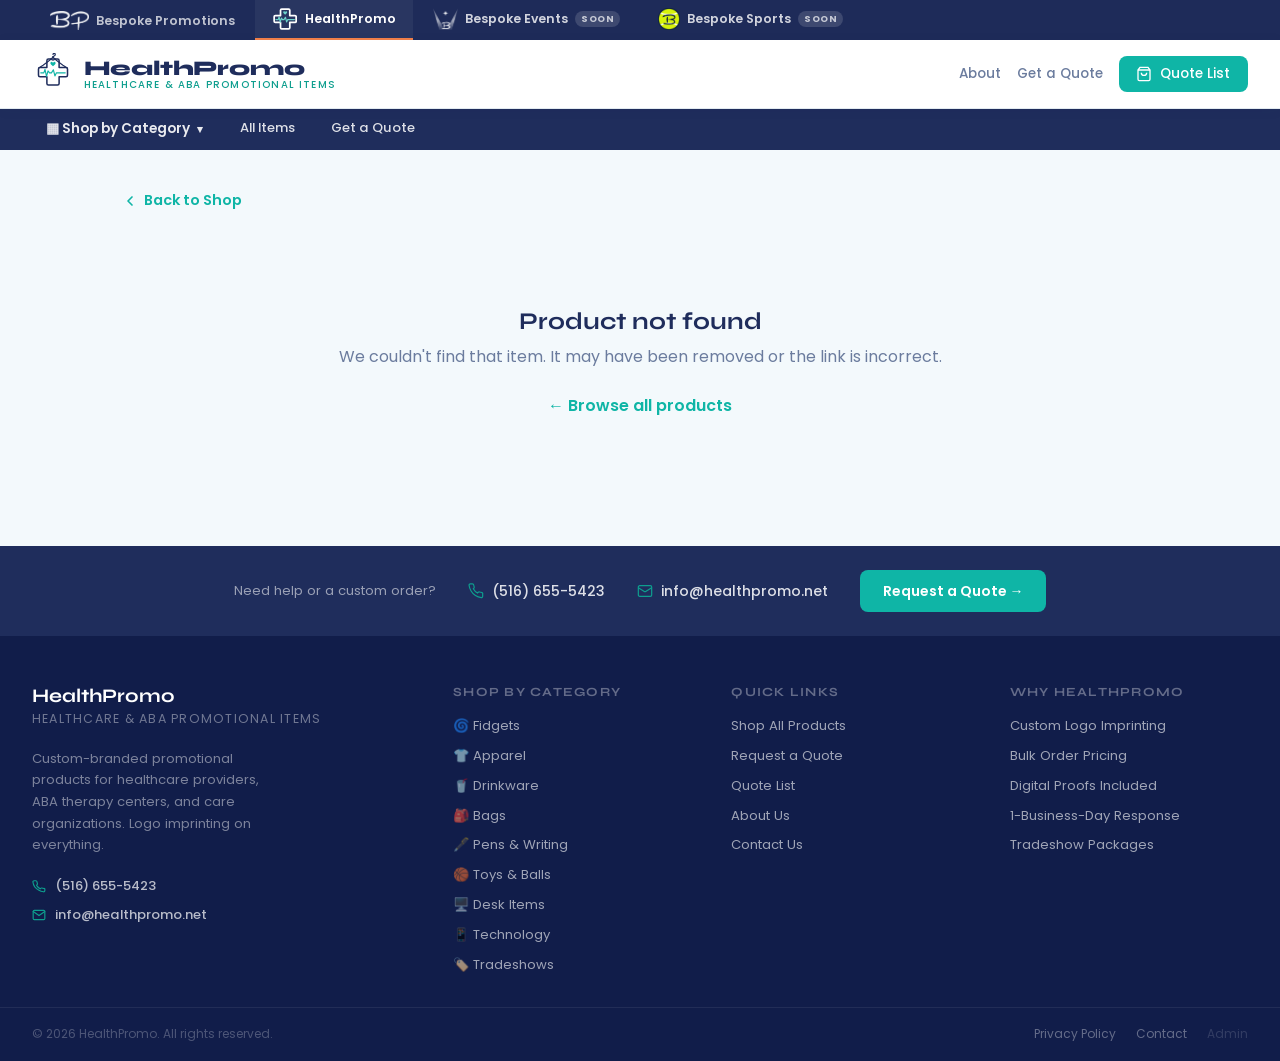
<file: product.html>
<!DOCTYPE html>
<html lang="en">
<head>
<meta charset="UTF-8">
<meta name="viewport" content="width=device-width, initial-scale=1.0">
<title>Product — HealthPromo</title>
<meta name="description" content="Custom-branded promotional items for healthcare providers and ABA therapy centers.">
<link rel="icon" type="image/svg+xml" href="favicon.svg">
<link rel="canonical" id="canonicalTag" href="https://healthpromo.net/product.html">
<script>
  (function(){
    var tag = document.getElementById('canonicalTag');
    if (tag) tag.href = 'https://healthpromo.net' + window.location.pathname + window.location.search;
  })();
</script>
<link rel="stylesheet" href="css/style.css">
<style>
  .product-page {
    max-width: 1100px;
    margin: 0 auto;
    padding: 2.5rem 2rem 4rem;
  }

  .back-link {
    display: inline-flex;
    align-items: center;
    gap: 0.4rem;
    color: var(--teal);
    font-size: 0.9rem;
    font-weight: 600;
    text-decoration: none;
    margin-bottom: 2rem;
    transition: opacity 0.15s;
  }
  .back-link:hover { opacity: 0.75; }
  .back-link svg { width: 16px; height: 16px; stroke: currentColor; fill: none; stroke-width: 2.5; stroke-linecap: round; stroke-linejoin: round; }

  .product-detail {
    display: grid;
    grid-template-columns: 1fr 1fr;
    gap: 3rem;
    align-items: start;
  }

  /* ── IMAGE PANEL ── */
  .product-image-wrap {
    background: white;
    border-radius: 20px;
    overflow: hidden;
    border: 1px solid var(--border);
    box-shadow: var(--card-shadow);
    aspect-ratio: 1;
    display: flex;
    align-items: center;
    justify-content: center;
    position: relative;
  }
  .product-image-wrap img {
    width: 100%;
    height: 100%;
    object-fit: contain;
    padding: 2rem;
  }
  .product-image-placeholder {
    font-size: 6rem;
  }

  /* ── INFO PANEL ── */
  .product-info-panel {
    display: flex;
    flex-direction: column;
    gap: 1.25rem;
  }

  .product-category-tag {
    display: inline-flex;
    align-items: center;
    gap: 0.4rem;
    background: var(--teal-light);
    color: var(--teal);
    border-radius: 100px;
    padding: 0.3rem 0.85rem;
    font-size: 0.78rem;
    font-weight: 600;
    letter-spacing: 0.03em;
    width: fit-content;
  }

  .product-title {
    font-family: 'Syne', sans-serif;
    font-size: 1.9rem;
    font-weight: 800;
    color: var(--navy);
    line-height: 1.2;
  }

  .product-price-block {
    display: flex;
    align-items: baseline;
    gap: 0.75rem;
  }
  .product-price-big {
    font-size: 2rem;
    font-weight: 700;
    color: var(--teal);
    font-family: 'Syne', sans-serif;
  }
  .product-price-original {
    font-size: 1.1rem;
    color: var(--muted);
    text-decoration: line-through;
  }
  .product-price-label {
    font-size: 0.95rem;
    font-weight: 400;
    color: var(--muted);
  }
  .product-price-quote {
    font-size: 1.1rem;
    font-weight: 600;
    color: var(--accent);
  }

  .product-meta-grid {
    display: grid;
    grid-template-columns: 1fr 1fr;
    gap: 0.75rem;
  }
  .meta-item {
    background: var(--warm);
    border: 1px solid var(--border);
    border-radius: 12px;
    padding: 0.85rem 1rem;
  }
  .meta-label {
    font-size: 0.72rem;
    font-weight: 600;
    color: var(--muted);
    text-transform: uppercase;
    letter-spacing: 0.06em;
    margin-bottom: 0.25rem;
  }
  .meta-value {
    font-size: 1rem;
    font-weight: 700;
    color: var(--navy);
  }

  .product-divider {
    height: 1px;
    background: var(--border);
  }

  .product-description {
    font-size: 0.95rem;
    color: var(--muted);
    line-height: 1.65;
  }

  /* ── ACTIONS ── */
  .product-actions {
    display: flex;
    flex-direction: column;
    gap: 0.75rem;
  }

  .btn-add-quote {
    display: flex;
    align-items: center;
    justify-content: center;
    gap: 0.5rem;
    background: var(--teal);
    color: white;
    border: none;
    border-radius: 12px;
    padding: 1rem 1.5rem;
    font-family: 'Poppins', sans-serif;
    font-size: 1rem;
    font-weight: 700;
    cursor: pointer;
    transition: background 0.2s, transform 0.15s;
    text-decoration: none;
  }
  .btn-add-quote:hover { background: var(--teal-mid); transform: translateY(-1px); }
  .btn-add-quote.added { background: #22a06b; }
  .btn-add-quote svg { width: 18px; height: 18px; stroke: currentColor; fill: none; stroke-width: 2.5; stroke-linecap: round; stroke-linejoin: round; }

  .btn-proof {
    display: flex;
    align-items: center;
    justify-content: center;
    gap: 0.5rem;
    background: white;
    color: var(--navy);
    border: 2px solid var(--border);
    border-radius: 12px;
    padding: 0.9rem 1.5rem;
    font-family: 'Poppins', sans-serif;
    font-size: 0.95rem;
    font-weight: 600;
    cursor: pointer;
    transition: border-color 0.2s, transform 0.15s;
    text-decoration: none;
  }
  .btn-proof:hover { border-color: var(--teal); color: var(--teal); transform: translateY(-1px); }
  .btn-proof svg { width: 16px; height: 16px; stroke: currentColor; fill: none; stroke-width: 2; stroke-linecap: round; stroke-linejoin: round; }

  .not-found {
    text-align: center;
    padding: 4rem 2rem;
  }
  .not-found h2 { font-family: 'Syne', sans-serif; color: var(--navy); margin-bottom: 0.5rem; }
  .not-found p { color: var(--muted); margin-bottom: 1.5rem; }
  .not-found a { color: var(--teal); font-weight: 600; text-decoration: none; }

  /* ── RELATED PRODUCTS ── */
  .related-section {
    margin-top: 4rem;
  }
  .related-header {
    display: flex;
    align-items: center;
    justify-content: space-between;
    margin-bottom: 1.25rem;
    flex-wrap: wrap;
    gap: 0.5rem;
  }
  .related-section h2 {
    font-family: 'Syne', sans-serif;
    font-size: 1.4rem;
    font-weight: 800;
    color: var(--navy);
    margin: 0;
  }
  .related-view-all {
    font-size: 0.85rem;
    font-weight: 600;
    color: var(--teal);
    text-decoration: none;
    display: inline-flex;
    align-items: center;
    gap: 0.3rem;
    transition: opacity 0.15s;
  }
  .related-view-all:hover { opacity: 0.7; }
  .related-grid {
    display: grid;
    grid-template-columns: repeat(4, 1fr);
    gap: 1rem;
  }
  .related-card {
    background: white;
    border-radius: 14px;
    border: 1px solid var(--border);
    box-shadow: var(--card-shadow);
    overflow: hidden;
    text-decoration: none;
    color: inherit;
    transition: box-shadow 0.2s, transform 0.15s;
    display: block;
    position: relative;
  }
  .related-card:hover { box-shadow: var(--card-shadow-hover); transform: translateY(-2px); }
  .related-card-img {
    aspect-ratio: 1;
    background: var(--warm);
    display: flex;
    align-items: center;
    justify-content: center;
    overflow: hidden;
    position: relative;
  }
  .related-card-img img {
    width: 100%;
    height: 100%;
    object-fit: contain;
    padding: 0.75rem;
  }
  .related-card-quick-add {
    position: absolute;
    bottom: 0.5rem;
    right: 0.5rem;
    background: var(--teal);
    color: white;
    border: none;
    border-radius: 8px;
    padding: 0.35rem 0.65rem;
    font-family: 'Poppins', sans-serif;
    font-size: 0.72rem;
    font-weight: 700;
    cursor: pointer;
    display: flex;
    align-items: center;
    gap: 0.3rem;
    opacity: 0;
    transform: translateY(4px);
    transition: opacity 0.15s, transform 0.15s, background 0.15s;
    pointer-events: none;
    white-space: nowrap;
    z-index: 2;
  }
  .related-card-quick-add svg { width: 12px; height: 12px; stroke: currentColor; fill: none; stroke-width: 2.5; stroke-linecap: round; }
  .related-card:hover .related-card-quick-add {
    opacity: 1;
    transform: translateY(0);
    pointer-events: auto;
  }
  .related-card-quick-add:hover { background: var(--navy); }
  .related-card-quick-add.added { background: #22a06b; }
  .related-card-info {
    padding: 0.75rem;
  }
  .related-card-name {
    font-size: 0.82rem;
    font-weight: 600;
    color: var(--navy);
    line-height: 1.3;
    margin-bottom: 0.3rem;
    display: -webkit-box;
    -webkit-line-clamp: 2;
    -webkit-box-orient: vertical;
    overflow: hidden;
  }
  .related-card-price {
    font-size: 0.8rem;
    font-weight: 700;
    color: var(--teal);
  }

  @media (max-width: 768px) {
    .product-detail { grid-template-columns: 1fr; gap: 1.5rem; }
    .product-title { font-size: 1.5rem; }
    .product-price-big { font-size: 1.6rem; }
    .related-grid { grid-template-columns: repeat(2, 1fr); }
    .product-page { padding: 1.5rem 1rem 3rem; }
    .related-card-quick-add { opacity: 1; transform: none; pointer-events: auto; }
  }
</style>
</head>
<body>
<div id="siteHeader"></div>

<div class="product-page">
  <a href="index.html" class="back-link">
    <svg viewBox="0 0 24 24"><polyline points="15 18 9 12 15 6"/></svg>
    Back to Shop
  </a>

  <div id="productContent">
    <!-- Populated by JS -->
  </div>
</div>

<div id="contactStrip"></div>
<div id="siteFooter"></div>

<script src="js/data.js?v=11"></script>
<script>
  document.getElementById('siteHeader').innerHTML = renderHeader('');
  document.getElementById('contactStrip').innerHTML = renderContactStrip();
  document.getElementById('siteFooter').innerHTML = renderFooter();
  updateCartBadge();

  // ── FIND PRODUCT ──
  const params = new URLSearchParams(window.location.search);
  const productId = params.get('id');

  // Search all categories for matching product
  function findProduct(id) {
    const catalog = getCatalog();
    for (const cat of catalog) {
      const p = cat.products.find(p => p.id === id);
      if (p) return { product: p, category: cat };
    }
    return null;
  }

  const container = document.getElementById('productContent');

  function renderProduct(result) {
    const { product: p, category: cat } = result;
    document.title = `${p.name} — HealthPromo`;
    const metaDesc = p.description
      ? p.description.slice(0, 155).replace(/\s\S*$/, '') + '…'
      : `Custom-branded ${p.name} for healthcare providers, ABA therapy centers, and care organizations. Logo imprinting available.`;
    document.querySelector('meta[name="description"]').setAttribute('content', metaDesc);
    document.querySelector('meta[property="og:title"]') && document.querySelector('meta[property="og:title"]').setAttribute('content', `${p.name} — HealthPromo`);
    document.querySelector('meta[property="og:description"]') && document.querySelector('meta[property="og:description"]').setAttribute('content', metaDesc);

    const isTradeshow = cat.label === 'Tradeshows';
    const imgHtml = p.img
      ? `<img src="${p.img}" alt="${p.name}" onerror="this.parentElement.innerHTML='<div class=\\'product-image-placeholder\\'>🏥</div>'">`
      : `<div class="product-image-placeholder">🏥</div>`;

    let priceHtml = '';
    if (p.price) {
      priceHtml = `<div class="product-price-block"><span class="product-price-label">As low as:&nbsp;</span>`;
      if (p.originalPrice) priceHtml += `<span class="product-price-original">${p.originalPrice}</span>`;
      priceHtml += `<span class="product-price-big">${p.price}</span></div>`;
    } else {
      priceHtml = `<div class="product-price-block"><span class="product-price-label">Contact for pricing — request a quote below</span></div>`;
    }

    const metaItems = [];
    if (p.colors) metaItems.push({ label: 'Color Options', value: `${p.colors} colors` });
    if (p.min) metaItems.push({ label: 'Minimum Qty', value: p.min.toLocaleString() + ' units' });
    metaItems.push({ label: 'Category', value: `${cat.emoji} ${cat.label}` });
    metaItems.push({ label: 'Branding', value: 'Custom logo available' });

    const metaHtml = metaItems.map(m => `
      <div class="meta-item">
        <div class="meta-label">${m.label}</div>
        <div class="meta-value">${m.value}</div>
      </div>`).join('');

    const actionBtn = isTradeshow
      ? `<a class="btn-proof" href="quote.html?product=${encodeURIComponent(p.name)}">
           <svg viewBox="0 0 24 24"><path d="M12 20h9"/><path d="M16.5 3.5a2.121 2.121 0 0 1 3 3L7 19l-4 1 1-4L16.5 3.5z"/></svg>
           Request Design Proof
         </a>`
      : `<button class="btn-proof" id="tryLogoBtn">
           <svg viewBox="0 0 24 24"><path d="M1 12s4-8 11-8 11 8 11 8-4 8-11 8-11-8-11-8z"/><circle cx="12" cy="12" r="3"/></svg>
           Try Your Logo
         </button>`;

    container.innerHTML = `
      <div class="product-detail">
        <div class="product-image-wrap">${imgHtml}</div>
        <div class="product-info-panel">
          <div class="product-category-tag">${cat.emoji} ${cat.label}</div>
          <h1 class="product-title">${p.name}</h1>
          ${priceHtml}
          <div class="product-divider"></div>
          <div class="product-meta-grid">${metaHtml}</div>
          <div class="product-divider"></div>
          <p class="product-description">
            ${p.description || 'Custom-branded with your logo or artwork. Perfect for healthcare clinics, ABA therapy centers, hospitals, and care organizations. We handle all artwork preparation and proofing — just send us your logo.'}
          </p>
          <div class="product-actions">
            <button class="btn-add-quote" id="addToQuoteBtn">
              <svg viewBox="0 0 24 24"><line x1="12" y1="5" x2="12" y2="19"/><line x1="5" y1="12" x2="19" y2="12"/></svg>
              Add to Quote List
            </button>
            ${actionBtn}
            <a class="btn-proof" href="quote.html">
              <svg viewBox="0 0 24 24"><path d="M21 15a2 2 0 0 1-2 2H7l-4 4V5a2 2 0 0 1 2-2h14a2 2 0 0 1 2 2z"/></svg>
              Request a Quote
            </a>
          </div>
        </div>
      </div>
      ${buildRelated(p.id, cat)}
    `;

    document.getElementById('addToQuoteBtn').addEventListener('click', function() {
      addToCart({ id: p.id, name: p.name, img: p.img, category: cat.label });
      this.innerHTML = `<svg viewBox="0 0 24 24"><polyline points="20 6 9 17 4 12"/></svg> Added to Quote List`;
      this.classList.add('added');
      updateCartBadge();
      setTimeout(() => {
        this.innerHTML = `<svg viewBox="0 0 24 24"><line x1="12" y1="5" x2="12" y2="19"/><line x1="5" y1="12" x2="19" y2="12"/></svg> Add to Quote List`;
        this.classList.remove('added');
      }, 2000);
    });

    const tryBtn = document.getElementById('tryLogoBtn');
    if (tryBtn) {
      tryBtn.addEventListener('click', () => {
        sessionStorage.setItem('previewProductId', p.id);
        window.location.href = `index.html#preview`;
      });
    }
  }

  // Try DEFAULT_CATALOG first (instant), then fall back to sheet fetch
  let result = findProduct(productId);
  if (result) {
    renderProduct(result);
  } else {
    container.innerHTML = `<div style="text-align:center;padding:3rem;color:var(--muted);font-size:0.9rem;">Loading product…</div>`;
    initCatalog().then(() => {
      const sheetResult = findProduct(productId);
      if (sheetResult) {
        renderProduct(sheetResult);
      } else {
        container.innerHTML = `
          <div class="not-found">
            <h2>Product not found</h2>
            <p>We couldn't find that item. It may have been removed or the link is incorrect.</p>
            <a href="index.html">← Browse all products</a>
          </div>`;
      }
    });
  }

  function shuffle(arr) {
    const a = [...arr];
    for (let i = a.length - 1; i > 0; i--) {
      const j = Math.floor(Math.random() * (i + 1));
      [a[i], a[j]] = [a[j], a[i]];
    }
    return a;
  }

  function buildRelatedCard(p, catId) {
    const imgHtml = p.img
      ? `<img src="${p.img}" alt="${p.name}" onerror="this.parentElement.innerHTML='<div style=\\'font-size:2rem;text-align:center\\'>🏥</div>'">`
      : `<div style="font-size:2rem">🏥</div>`;
    return `
      <a class="related-card" href="product.html?id=${p.id}" data-pid="${p.id}" data-pname="${p.name.replace(/"/g,'&quot;')}" data-pimg="${p.img||''}" data-catid="${catId}">
        <div class="related-card-img">
          ${imgHtml}
          <button class="related-card-quick-add" data-pid="${p.id}" title="Add to Quote List">
            <svg viewBox="0 0 24 24"><line x1="12" y1="5" x2="12" y2="19"/><line x1="5" y1="12" x2="19" y2="12"/></svg>
            + Quote
          </button>
        </div>
        <div class="related-card-info">
          <div class="related-card-name">${p.name}</div>
          <div class="related-card-price">As low as: ${p.price || '$--'}</div>
        </div>
      </a>`;
  }

  function buildRelated(currentId, currentCat) {
    const catalog = getCatalog();

    // Same-category products (shuffled, excluding current)
    const samePool = shuffle(currentCat.products.filter(p => p.id !== currentId));
    const samePicks = samePool.slice(0, 8);

    // Cross-category picks — 1 random product from each other category
    const crossPicks = [];
    for (const cat of catalog) {
      if (cat.id === currentCat.id) continue;
      const pool = cat.products.filter(p => p.img); // prefer products with images
      if (!pool.length) continue;
      const pick = pool[Math.floor(Math.random() * pool.length)];
      crossPicks.push({ p: pick, cat });
    }
    const crossShuffled = shuffle(crossPicks).slice(0, 4);

    let html = '';

    if (samePicks.length) {
      const catUrl = `index.html?cat=${encodeURIComponent(currentCat.id)}`;
      const cards = samePicks.map(p => buildRelatedCard(p, currentCat.id)).join('');
      html += `
        <div class="related-section">
          <div class="related-header">
            <h2>More from ${currentCat.emoji} ${currentCat.label}</h2>
            <a class="related-view-all" href="${catUrl}">View all ${currentCat.label} →</a>
          </div>
          <div class="related-grid">${cards}</div>
        </div>`;
    }

    if (crossShuffled.length) {
      const cards = crossShuffled.map(({ p, cat }) => buildRelatedCard(p, cat.id)).join('');
      html += `
        <div class="related-section">
          <div class="related-header">
            <h2>You might also like</h2>
            <a class="related-view-all" href="index.html">Browse all →</a>
          </div>
          <div class="related-grid">${cards}</div>
        </div>`;
    }

    return html;
  }

  // Quick-add delegate listener
  document.addEventListener('click', function(e) {
    const btn = e.target.closest('.related-card-quick-add');
    if (!btn) return;
    e.preventDefault();
    e.stopPropagation();
    const card = btn.closest('.related-card');
    const pid = card.dataset.pid;
    const pname = card.dataset.pname;
    const pimg = card.dataset.pimg;
    const catId = card.dataset.catid;
    const catalog = getCatalog();
    const cat = catalog.find(c => c.id === catId);
    addToCart({ id: pid, name: pname, img: pimg, category: cat ? cat.label : '' });
    updateCartBadge();
    btn.innerHTML = `<svg viewBox="0 0 24 24"><polyline points="20 6 9 17 4 12"/></svg> Added`;
    btn.classList.add('added');
    setTimeout(() => {
      btn.innerHTML = `<svg viewBox="0 0 24 24"><line x1="12" y1="5" x2="12" y2="19"/><line x1="5" y1="12" x2="19" y2="12"/></svg> + Quote`;
      btn.classList.remove('added');
    }, 1500);
  });
</script>
</body>
</html>
</file>
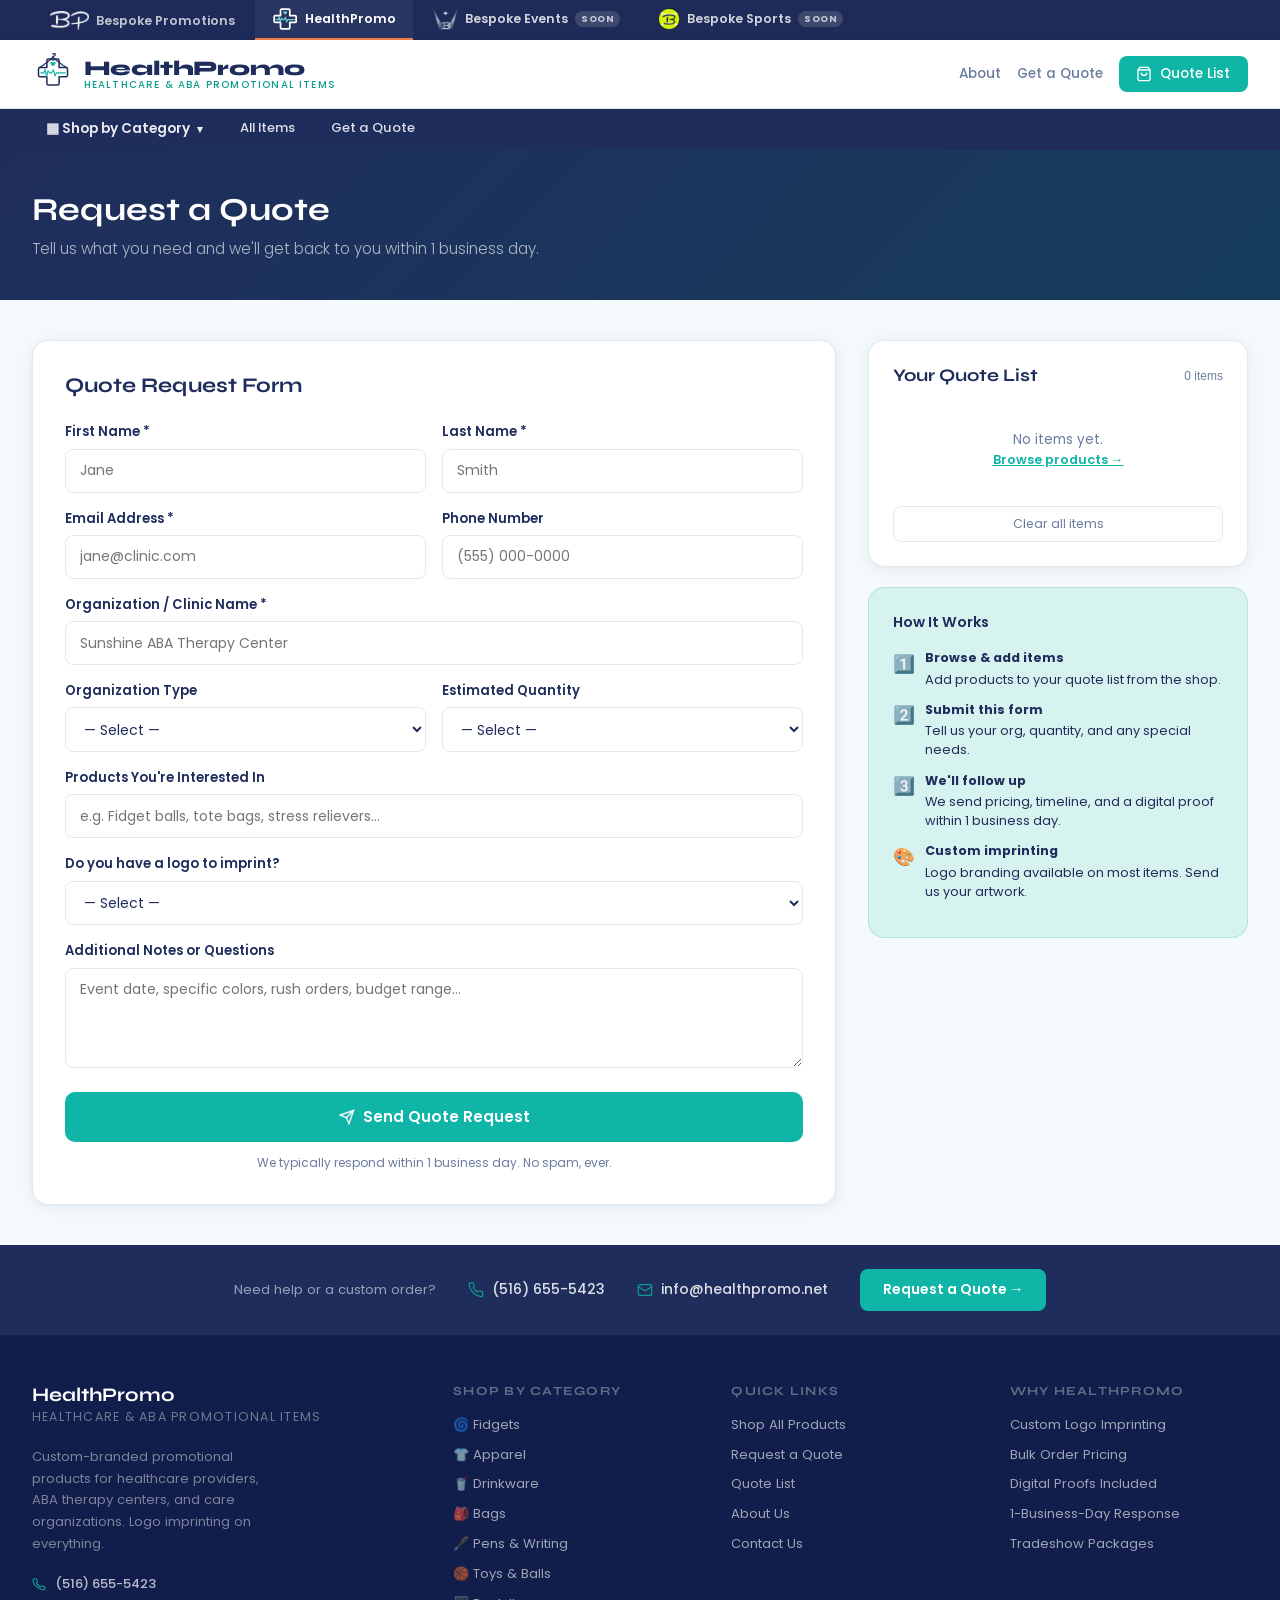
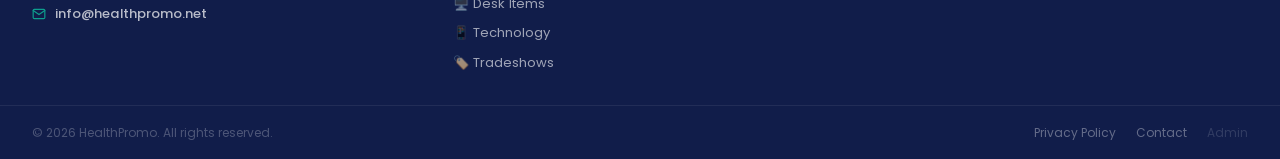
<file: quote.html>
<!DOCTYPE html>
<html lang="en">
<head>
<meta charset="UTF-8">
<meta name="viewport" content="width=device-width, initial-scale=1.0">
<title>Request a Quote — HealthPromo</title>
<meta name="description" content="Request a custom quote for branded healthcare and ABA promotional items. We handle bulk orders, logo imprinting, and fast turnaround.">
<meta property="og:title" content="Request a Quote — HealthPromo">
<meta property="og:description" content="Get a quote for custom-branded healthcare and ABA promotional items.">
<meta property="og:type" content="website">
<meta name="theme-color" content="#0a7c78">
<link rel="icon" type="image/svg+xml" href="favicon.svg">
<link rel="canonical" href="https://healthpromo.net/quote.html">
<link rel="stylesheet" href="css/style.css">
<style>
  .page-hero { background: linear-gradient(135deg, var(--navy), #163d5c); padding: 2.5rem 2rem; }
  .page-hero-inner { max-width: 1280px; margin: 0 auto; }
  .page-hero h1 { font-family: 'Syne', sans-serif; font-size: 2rem; color: white; margin-bottom: 0.5rem; }
  .page-hero p { color: rgba(255,255,255,0.65); font-size: 0.95rem; font-weight: 300; }

  .quote-layout { max-width: 1280px; margin: 0 auto; padding: 2.5rem 2rem; display: grid; grid-template-columns: 1fr 380px; gap: 2rem; align-items: start; }

  /* ── FORM ── */
  .quote-form-card { background: white; border-radius: 16px; padding: 2rem; box-shadow: var(--card-shadow); border: 1px solid var(--border); }
  .quote-form-card h2 { font-family: 'Syne', sans-serif; font-size: 1.3rem; color: var(--navy); margin-bottom: 1.5rem; }
  .form-grid { display: grid; grid-template-columns: 1fr 1fr; gap: 1rem; }
  .form-grid .full { grid-column: 1 / -1; }
  .submit-btn { margin-top: 1.5rem; width: 100%; padding: 0.85rem; background: var(--teal); color: white; border: none; border-radius: 10px; font-family: 'Poppins', sans-serif; font-size: 0.95rem; font-weight: 600; cursor: pointer; transition: background 0.2s, transform 0.15s; display: flex; align-items: center; justify-content: center; gap: 0.5rem; }
  .submit-btn:hover { background: var(--teal-mid); transform: translateY(-1px); }
  .submit-btn:disabled { opacity: 0.6; cursor: not-allowed; transform: none; }
  .form-note { font-size: 0.75rem; color: var(--muted); margin-top: 0.75rem; text-align: center; }
  .formspree-note { background: var(--teal-light); border: 1px solid rgba(10,124,120,0.2); border-radius: 8px; padding: 0.75rem 1rem; font-size: 0.78rem; color: var(--teal); margin-bottom: 1.25rem; line-height: 1.5; }
  .formspree-note a { color: var(--teal); font-weight: 600; }
  .success-msg { display: none; text-align: center; padding: 2rem; }
  .success-msg .check { font-size: 3rem; margin-bottom: 1rem; }
  .success-msg h3 { font-family: 'Syne', sans-serif; font-size: 1.3rem; color: var(--navy); margin-bottom: 0.5rem; }
  .success-msg p { color: var(--muted); font-size: 0.875rem; }

  /* ── CART SIDEBAR ── */
  .cart-sidebar { position: sticky; top: 88px; }
  .cart-card { background: white; border-radius: 16px; padding: 1.5rem; box-shadow: var(--card-shadow); border: 1px solid var(--border); margin-bottom: 1.25rem; }
  .cart-card h3 { font-family: 'Syne', sans-serif; font-size: 1.1rem; color: var(--navy); margin-bottom: 1.25rem; display: flex; align-items: center; justify-content: space-between; }
  .cart-empty { color: var(--muted); font-size: 0.85rem; text-align: center; padding: 1.5rem 0; }
  .cart-item { display: flex; align-items: center; gap: 0.75rem; padding: 0.65rem 0; border-bottom: 1px solid var(--border); }
  .cart-item:last-child { border-bottom: none; }
  .cart-item-img { width: 44px; height: 44px; border-radius: 8px; object-fit: cover; background: var(--sky); flex-shrink: 0; }
  .cart-item-img.placeholder { display: flex; align-items: center; justify-content: center; font-size: 1.2rem; }
  .cart-item-info { flex: 1; min-width: 0; }
  .cart-item-name { font-size: 0.8rem; font-weight: 500; color: var(--text); line-height: 1.3; white-space: nowrap; overflow: hidden; text-overflow: ellipsis; }
  .cart-item-cat { font-size: 0.7rem; color: var(--muted); margin-top: 0.1rem; }
  .cart-item-qty { display: flex; align-items: center; gap: 0.4rem; }
  .qty-btn { width: 22px; height: 22px; border-radius: 5px; border: 1px solid var(--border); background: white; cursor: pointer; font-size: 0.9rem; display: flex; align-items: center; justify-content: center; color: var(--text); transition: background 0.15s; }
  .qty-btn:hover { background: var(--teal-light); border-color: var(--teal); }
  .qty-num { font-size: 0.8rem; font-weight: 600; min-width: 18px; text-align: center; }
  .remove-btn { background: none; border: none; color: #ccc; cursor: pointer; font-size: 1rem; padding: 0 0.2rem; transition: color 0.15s; flex-shrink: 0; }
  .remove-btn:hover { color: #e55; }
  .clear-btn { width: 100%; margin-top: 0.75rem; padding: 0.5rem; background: none; border: 1.5px solid var(--border); border-radius: 8px; font-family: 'Poppins', sans-serif; font-size: 0.78rem; color: var(--muted); cursor: pointer; transition: all 0.2s; }
  .clear-btn:hover { border-color: #e55; color: #e55; }

  .info-card { background: var(--teal-light); border-radius: 16px; padding: 1.5rem; border: 1px solid rgba(10,124,120,0.15); }
  .info-card h3 { font-size: 0.9rem; font-weight: 600; color: var(--navy); margin-bottom: 1rem; }
  .info-item { display: flex; gap: 0.6rem; margin-bottom: 0.75rem; align-items: flex-start; }
  .info-item .icon { font-size: 1.1rem; flex-shrink: 0; margin-top: 0.1rem; }
  .info-item p { font-size: 0.8rem; color: var(--text); line-height: 1.5; }
  .info-item p strong { color: var(--navy); display: block; font-size: 0.78rem; margin-bottom: 0.1rem; }

  @media(max-width:900px){ .quote-layout { grid-template-columns: 1fr; } .cart-sidebar { position: static; } }
  @media(max-width:600px){ .form-grid { grid-template-columns: 1fr; } }
</style>
</head>
<body>
<div id="siteHeader"></div>

<div class="page-hero">
  <div class="page-hero-inner">
    <h1>Request a Quote</h1>
    <p>Tell us what you need and we'll get back to you within 1 business day.</p>
  </div>
</div>

<div class="quote-layout">
  <!-- FORM -->
  <div class="quote-form-card">
    <h2>Quote Request Form</h2>

    <div class="formspree-note" id="formspreeNote">
      📧 <strong>Setup needed:</strong> To receive emails, <a href="https://formspree.io" target="_blank">sign up free at Formspree</a>, create a form, then replace <code>YOUR_FORMSPREE_ID</code> in <code>js/data.js</code> with your form ID.
    </div>

    <div id="formWrap">
      <form id="quoteForm">
        <div class="form-grid">
          <div class="form-group">
            <label for="firstName">First Name *</label>
            <input type="text" id="firstName" name="firstName" required placeholder="Jane">
          </div>
          <div class="form-group">
            <label for="lastName">Last Name *</label>
            <input type="text" id="lastName" name="lastName" required placeholder="Smith">
          </div>
          <div class="form-group">
            <label for="email">Email Address *</label>
            <input type="email" id="email" name="email" required placeholder="jane@clinic.com">
          </div>
          <div class="form-group">
            <label for="phone">Phone Number</label>
            <input type="tel" id="phone" name="phone" placeholder="(555) 000-0000">
          </div>
          <div class="form-group full">
            <label for="org">Organization / Clinic Name *</label>
            <input type="text" id="org" name="organization" required placeholder="Sunshine ABA Therapy Center">
          </div>
          <div class="form-group">
            <label for="orgType">Organization Type</label>
            <select id="orgType" name="orgType">
              <option value="">— Select —</option>
              <option>ABA Therapy Center</option>
              <option>Healthcare Clinic</option>
              <option>Hospital / Health System</option>
              <option>Nursing Facility</option>
              <option>School / Educational</option>
              <option>Nonprofit</option>
              <option>Other</option>
            </select>
          </div>
          <div class="form-group">
            <label for="quantity">Estimated Quantity</label>
            <select id="quantity" name="quantity">
              <option value="">— Select —</option>
              <option>Under 100</option>
              <option>100 – 500</option>
              <option>500 – 1,000</option>
              <option>1,000 – 5,000</option>
              <option>5,000+</option>
            </select>
          </div>
          <div class="form-group full">
            <label for="products">Products You're Interested In</label>
            <input type="text" id="products" name="productsInterested" placeholder="e.g. Fidget balls, tote bags, stress relievers…" id="productsField">
          </div>
          <div class="form-group full">
            <label for="logoFile">Do you have a logo to imprint?</label>
            <select id="logoFile" name="hasLogo">
              <option value="">— Select —</option>
              <option>Yes — I'll email it separately</option>
              <option>Yes — I'll provide a link</option>
              <option>No — need design help</option>
              <option>No logo needed</option>
            </select>
          </div>
          <div class="form-group full">
            <label for="message">Additional Notes or Questions</label>
            <textarea id="message" name="message" placeholder="Event date, specific colors, rush orders, budget range…"></textarea>
          </div>
          <!-- Honeypot -->
          <input type="text" name="_gotcha" style="display:none">
          <input type="hidden" name="cartItems" id="cartItemsField">
        </div>
        <button type="submit" class="submit-btn" id="submitBtn">
          <svg width="16" height="16" fill="none" stroke="currentColor" stroke-width="2" viewBox="0 0 24 24"><path d="M22 2 11 13M22 2 15 22l-4-9-9-4 20-7z"/></svg>
          Send Quote Request
        </button>
        <p class="form-note">We typically respond within 1 business day. No spam, ever.</p>
      </form>
    </div>

  </div>

  <!-- SIDEBAR -->
  <div class="cart-sidebar">
    <div class="cart-card">
      <h3>
        Your Quote List
        <span id="cartBadgeSide" style="font-size:0.75rem;font-weight:500;color:var(--muted);font-family:'Manrope',sans-serif;">0 items</span>
      </h3>
      <div id="cartItems"></div>
      <button class="clear-btn" id="clearCartBtn">Clear all items</button>
    </div>

    <div class="info-card">
      <h3>How It Works</h3>
      <div class="info-item"><div class="icon">1️⃣</div><p><strong>Browse & add items</strong>Add products to your quote list from the shop.</p></div>
      <div class="info-item"><div class="icon">2️⃣</div><p><strong>Submit this form</strong>Tell us your org, quantity, and any special needs.</p></div>
      <div class="info-item"><div class="icon">3️⃣</div><p><strong>We'll follow up</strong>We send pricing, timeline, and a digital proof within 1 business day.</p></div>
      <div class="info-item"><div class="icon">🎨</div><p><strong>Custom imprinting</strong>Logo branding available on most items. Send us your artwork.</p></div>
    </div>
  </div>
</div>

<div id="contactStrip"></div>
<div id="siteFooter"></div>

<script src="js/data.js?v=11"></script>
<script>
  document.getElementById('siteHeader').innerHTML = renderHeader('quote');
  document.getElementById('contactStrip').innerHTML = renderContactStrip();
  document.getElementById('siteFooter').innerHTML = renderFooter();
  updateCartBadge();

  // ── HIDE FORMSPREE NOTE IF ID IS SET ──
  if (SITE_CONFIG.formspreeId !== 'YOUR_FORMSPREE_ID') {
    document.getElementById('formspreeNote').style.display = 'none';
  }

  // ── RENDER CART SIDEBAR ──
  function renderCart() {
    const cart = getCart();
    const container = document.getElementById('cartItems');
    const badge = document.getElementById('cartBadgeSide');
    const totalQty = cart.reduce((s, i) => s + (i.qty || 1), 0);
    badge.textContent = `${totalQty} item${totalQty !== 1 ? 's' : ''}`;

    // Auto-fill products field from ?product= URL param (must run before early return)
    const prodField = document.getElementById('products');
    const urlProduct = new URLSearchParams(window.location.search).get('product');
    if (urlProduct && prodField && !prodField.value) {
      prodField.value = urlProduct;
      const notesField = document.getElementById('message');
      if (notesField && !notesField.value) {
        notesField.value = 'I would like to request a design proof for this item.';
      }
      document.getElementById('quoteForm')?.scrollIntoView({ behavior: 'smooth', block: 'start' });
    }

    if (!cart.length) {
      container.innerHTML = `<div class="cart-empty">No items yet.<br><a href="index.html" style="color:var(--teal);font-weight:600;font-size:0.8rem;">Browse products →</a></div>`;
      return;
    }

    container.innerHTML = cart.map(item => `
      <div class="cart-item" data-id="${item.id}">
        ${item.img
          ? `<img src="${item.img}" class="cart-item-img" alt="${item.name}" onerror="this.className='cart-item-img placeholder';this.outerHTML='<div class=\\'cart-item-img placeholder\\'>🏥</div>'">`
          : `<div class="cart-item-img placeholder">🏥</div>`}
        <div class="cart-item-info">
          <div class="cart-item-name">${item.name}</div>
          <div class="cart-item-cat">${item.category || ''}</div>
        </div>
        <div class="cart-item-qty">
          <button class="qty-btn" data-action="dec" data-id="${item.id}">−</button>
          <span class="qty-num">${item.qty || 1}</span>
          <button class="qty-btn" data-action="inc" data-id="${item.id}">+</button>
        </div>
        <button class="remove-btn" data-remove="${item.id}" title="Remove">✕</button>
      </div>
    `).join('');

    // Populate hidden field
    document.getElementById('cartItemsField').value = cart.map(i => `${i.name} (qty: ${i.qty || 1})`).join('; ');

    // Auto-fill products field from cart items
    if (cart.length && prodField && !prodField.value) {
      prodField.value = cart.map(i => i.name).join(', ');
    }

    // Qty buttons
    container.querySelectorAll('.qty-btn').forEach(btn => {
      btn.addEventListener('click', () => {
        const cart = getCart();
        const id = btn.dataset.id;
        const item = cart.find(i => i.id === id);
        if (!item) return;
        if (btn.dataset.action === 'inc') item.qty = (item.qty || 1) + 1;
        else item.qty = Math.max(1, (item.qty || 1) - 1);
        saveCart(cart);
        updateCartBadge();
        renderCart();
      });
    });

    // Remove buttons
    container.querySelectorAll('.remove-btn').forEach(btn => {
      btn.addEventListener('click', () => {
        let cart = getCart();
        cart = cart.filter(i => i.id !== btn.dataset.remove);
        saveCart(cart);
        updateCartBadge();
        renderCart();
      });
    });
  }

  document.getElementById('clearCartBtn').addEventListener('click', () => {
    if (confirm('Clear all items from your quote list?')) {
      saveCart([]);
      updateCartBadge();
      renderCart();
    }
  });

  // ── FORM SUBMIT ──
  document.getElementById('quoteForm').addEventListener('submit', async function(e) {
    e.preventDefault();
    const btn = document.getElementById('submitBtn');
    btn.disabled = true;
    btn.innerHTML = `<span style="display:inline-block;animation:spin 1s linear infinite">⏳</span> Sending…`;

    const scriptUrl  = SITE_CONFIG.appsScriptUrl;
    const formspreeId = SITE_CONFIG.formspreeId;

    // Build JSON payload
    const payload = {
      firstName:          document.getElementById('firstName').value,
      lastName:           document.getElementById('lastName').value,
      email:              document.getElementById('email').value,
      phone:              document.getElementById('phone').value,
      organization:       document.getElementById('org').value,
      orgType:            document.getElementById('orgType').value,
      quantity:           document.getElementById('quantity').value,
      productsInterested: document.getElementById('products').value,
      hasLogo:            document.getElementById('logoFile').value,
      message:            document.getElementById('message').value,
      cartItems:          document.getElementById('cartItemsField').value,
      _gotcha:            this.querySelector('[name="_gotcha"]').value,
    };

    // Dev mode (no endpoints configured)
    if (scriptUrl === 'YOUR_APPS_SCRIPT_URL' && formspreeId === 'YOUR_FORMSPREE_ID') {
      await new Promise(r => setTimeout(r, 1200));
      showSuccess();
      return;
    }

    // Try Apps Script first (if configured)
    if (scriptUrl && scriptUrl !== 'YOUR_APPS_SCRIPT_URL') {
      try {
        const res = await fetch(scriptUrl, {
          method: 'POST',
          // text/plain avoids CORS preflight while Apps Script still reads e.postData.contents
          headers: { 'Content-Type': 'text/plain' },
          body: JSON.stringify(payload)
        });
        const json = await res.json();
        if (json.ok) {
          showSuccess();
          saveCart([]);
          updateCartBadge();
          return;
        }
      } catch (err) {
        console.warn('Apps Script submission failed, falling back to Formspree:', err);
      }
    }

    // Fallback: Formspree
    if (formspreeId && formspreeId !== 'YOUR_FORMSPREE_ID') {
      try {
        const formData = new FormData(this);
        const res = await fetch(`https://formspree.io/f/${formspreeId}`, {
          method: 'POST',
          body: formData,
          headers: { 'Accept': 'application/json' }
        });
        if (res.ok) {
          showSuccess();
          saveCart([]);
          updateCartBadge();
          return;
        }
      } catch (err) {
        console.warn('Formspree fallback failed:', err);
      }
    }

    // Both failed
    btn.disabled = false;
    btn.innerHTML = `<svg width="16" height="16" fill="none" stroke="currentColor" stroke-width="2" viewBox="0 0 24 24"><path d="M22 2 11 13M22 2 15 22l-4-9-9-4 20-7z"/></svg> Send Quote Request`;
    showToast('Failed to send — please email us directly.', 'error');
  });

  function showSuccess() {
    // Save submission data for the thank-you page
    const cart = getCart();
    sessionStorage.setItem('hp_last_quote', JSON.stringify({
      firstName: document.getElementById('firstName').value,
      cartItems: cart
    }));
    saveCart([]);
    updateCartBadge();
    window.location.href = 'thank-you.html';
  }

  renderCart();
</script>
<style>
  @keyframes spin { to { transform: rotate(360deg); } }
</style>
</body>
</html>
</file>
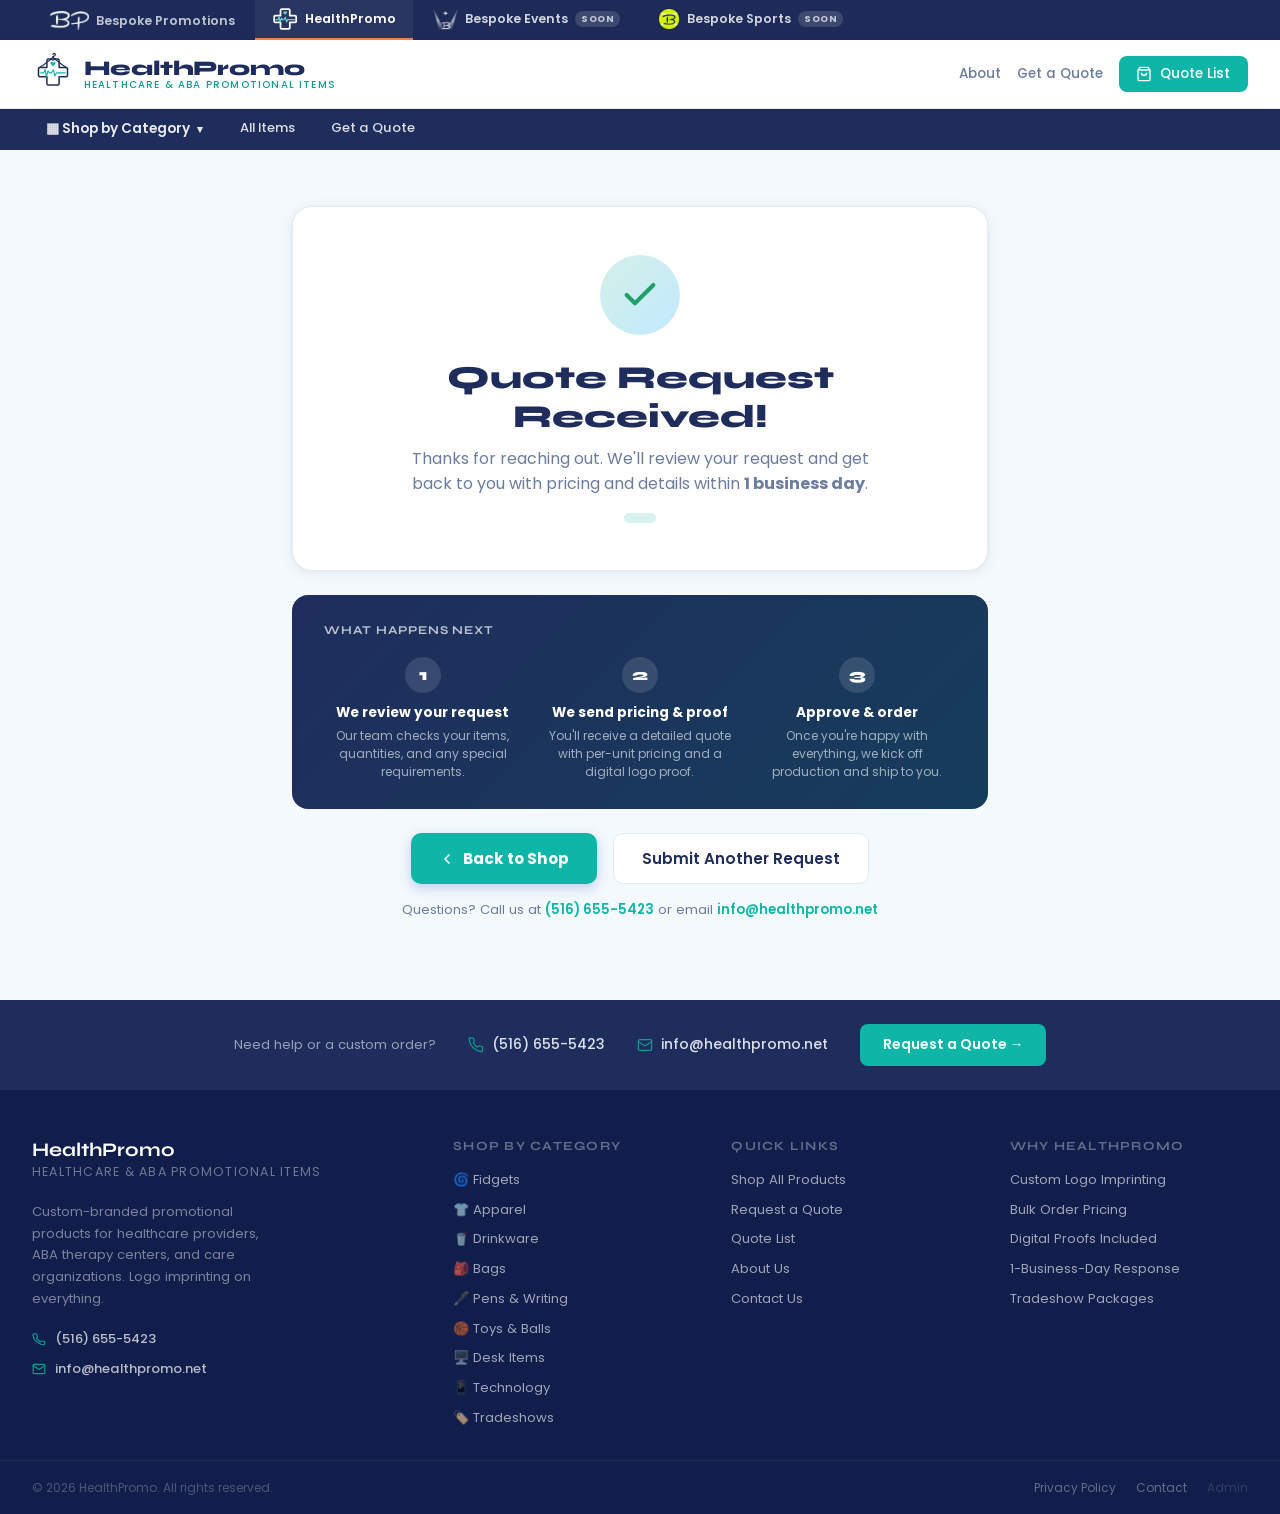
<file: thank-you.html>
<!DOCTYPE html>
<html lang="en">
<head>
<meta charset="UTF-8">
<meta name="viewport" content="width=device-width, initial-scale=1.0">
<title>Quote Request Received — HealthPromo</title>
<meta name="description" content="Thank you for your quote request. We'll be in touch within 1 business day.">
<meta name="robots" content="noindex">
<link rel="icon" type="image/svg+xml" href="favicon.svg">
<link rel="stylesheet" href="css/style.css">
<style>
  /* ── BALLOONS ── */
  .balloon-container {
    position: fixed;
    top: 0;
    left: 0;
    width: 100%;
    height: 100%;
    pointer-events: none;
    z-index: 999;
  }

  .balloon {
    position: absolute;
    bottom: -120px;
    animation: floatUp linear forwards;
  }

  .balloon svg {
    filter: drop-shadow(0 4px 8px rgba(0,0,0,0.15));
  }

  @keyframes floatUp {
    0%   { bottom: -120px; opacity: 1; }
    85%  { opacity: 1; }
    100% { bottom: 110vh; opacity: 0; }
  }

  @keyframes sway {
    0%   { transform: translateX(0) rotate(-3deg); }
    50%  { transform: translateX(12px) rotate(3deg); }
    100% { transform: translateX(-8px) rotate(-2deg); }
  }
</style>
<style>
  .ty-page {
    max-width: 760px;
    margin: 0 auto;
    padding: 3.5rem 2rem 5rem;
  }

  /* ── HERO CARD ── */
  .ty-hero {
    background: white;
    border-radius: 20px;
    border: 1px solid var(--border);
    box-shadow: var(--card-shadow);
    padding: 3rem 2.5rem 2.5rem;
    text-align: center;
    margin-bottom: 1.5rem;
  }

  .ty-icon-wrap {
    width: 80px;
    height: 80px;
    background: linear-gradient(135deg, #d4f0e8, #c2eafe);
    border-radius: 50%;
    display: flex;
    align-items: center;
    justify-content: center;
    margin: 0 auto 1.5rem;
  }
  .ty-icon-wrap svg {
    width: 40px;
    height: 40px;
    stroke: #22a06b;
    fill: none;
    stroke-width: 2.5;
    stroke-linecap: round;
    stroke-linejoin: round;
  }

  .ty-headline {
    font-family: 'Syne', sans-serif;
    font-size: 2rem;
    font-weight: 800;
    color: var(--navy);
    margin-bottom: 0.6rem;
    line-height: 1.2;
  }

  .ty-subline {
    font-size: 1rem;
    color: var(--muted);
    line-height: 1.6;
    max-width: 460px;
    margin: 0 auto 0.5rem;
  }

  .ty-ref {
    display: inline-block;
    background: var(--teal-light);
    color: var(--teal);
    border-radius: 100px;
    padding: 0.3rem 1rem;
    font-size: 0.78rem;
    font-weight: 700;
    letter-spacing: 0.04em;
    margin-top: 0.5rem;
  }

  /* ── ITEMS CARD ── */
  .ty-items-card {
    background: white;
    border-radius: 16px;
    border: 1px solid var(--border);
    box-shadow: var(--card-shadow);
    padding: 1.5rem;
    margin-bottom: 1.5rem;
  }
  .ty-items-card h3 {
    font-family: 'Syne', sans-serif;
    font-size: 1rem;
    font-weight: 700;
    color: var(--navy);
    margin-bottom: 1rem;
    display: flex;
    align-items: center;
    gap: 0.5rem;
  }
  .ty-item-row {
    display: flex;
    align-items: center;
    gap: 0.75rem;
    padding: 0.6rem 0;
    border-bottom: 1px solid var(--border);
  }
  .ty-item-row:last-child { border-bottom: none; }
  .ty-item-img {
    width: 44px;
    height: 44px;
    border-radius: 8px;
    object-fit: cover;
    background: var(--warm);
    flex-shrink: 0;
    border: 1px solid var(--border);
  }
  .ty-item-img-placeholder {
    width: 44px;
    height: 44px;
    border-radius: 8px;
    background: var(--warm);
    border: 1px solid var(--border);
    display: flex;
    align-items: center;
    justify-content: center;
    font-size: 1.2rem;
    flex-shrink: 0;
  }
  .ty-item-name {
    flex: 1;
    font-size: 0.875rem;
    font-weight: 500;
    color: var(--text);
  }
  .ty-item-qty {
    font-size: 0.78rem;
    color: var(--muted);
    background: var(--warm);
    border: 1px solid var(--border);
    border-radius: 6px;
    padding: 0.2rem 0.55rem;
    font-weight: 600;
    flex-shrink: 0;
  }
  .ty-no-items {
    color: var(--muted);
    font-size: 0.85rem;
    padding: 0.5rem 0;
  }

  /* ── NEXT STEPS ── */
  .ty-steps-card {
    background: linear-gradient(135deg, var(--navy), #163d5c);
    border-radius: 16px;
    padding: 1.75rem 2rem;
    margin-bottom: 1.5rem;
  }
  .ty-steps-card h3 {
    font-family: 'Syne', sans-serif;
    font-size: 1rem;
    font-weight: 700;
    color: rgba(255,255,255,0.7);
    text-transform: uppercase;
    letter-spacing: 0.08em;
    font-size: 0.75rem;
    margin-bottom: 1.25rem;
  }
  .ty-steps {
    display: grid;
    grid-template-columns: repeat(3, 1fr);
    gap: 1.25rem;
  }
  .ty-step {
    text-align: center;
  }
  .ty-step-num {
    width: 36px;
    height: 36px;
    border-radius: 50%;
    background: rgba(255,255,255,0.12);
    color: white;
    font-family: 'Syne', sans-serif;
    font-weight: 800;
    font-size: 1rem;
    display: flex;
    align-items: center;
    justify-content: center;
    margin: 0 auto 0.6rem;
  }
  .ty-step-title {
    font-size: 0.85rem;
    font-weight: 700;
    color: white;
    margin-bottom: 0.3rem;
  }
  .ty-step-desc {
    font-size: 0.75rem;
    color: rgba(255,255,255,0.6);
    line-height: 1.5;
  }

  /* ── ACTIONS ── */
  .ty-actions {
    display: flex;
    gap: 1rem;
    justify-content: center;
    flex-wrap: wrap;
    margin-top: 0.5rem;
  }

  .ty-btn-primary {
    background: var(--teal);
    color: white;
    border: none;
    border-radius: 10px;
    padding: 0.8rem 1.75rem;
    font-family: 'Poppins', sans-serif;
    font-size: 0.95rem;
    font-weight: 700;
    cursor: pointer;
    text-decoration: none;
    display: inline-flex;
    align-items: center;
    gap: 0.5rem;
    transition: background 0.2s, transform 0.15s;
    box-shadow: 0 4px 12px rgba(74,111,204,0.3);
  }
  .ty-btn-primary:hover { background: var(--teal-mid); transform: translateY(-1px); }

  .ty-btn-secondary {
    background: white;
    color: var(--navy);
    border: 1.5px solid var(--border);
    border-radius: 10px;
    padding: 0.8rem 1.75rem;
    font-family: 'Poppins', sans-serif;
    font-size: 0.95rem;
    font-weight: 600;
    cursor: pointer;
    text-decoration: none;
    display: inline-flex;
    align-items: center;
    gap: 0.5rem;
    transition: border-color 0.2s, transform 0.15s;
  }
  .ty-btn-secondary:hover { border-color: var(--teal); color: var(--teal); transform: translateY(-1px); }

  /* ── CONTACT ROW ── */
  .ty-contact {
    text-align: center;
    margin-top: 1rem;
    font-size: 0.82rem;
    color: var(--muted);
  }
  .ty-contact a { color: var(--teal); font-weight: 600; text-decoration: none; }
  .ty-contact a:hover { text-decoration: underline; }

  @media (max-width: 600px) {
    .ty-page { padding: 2rem 1rem 3rem; }
    .ty-hero { padding: 2rem 1.25rem; }
    .ty-headline { font-size: 1.5rem; }
    .ty-steps { grid-template-columns: 1fr; gap: 1rem; }
    .ty-step { display: flex; align-items: flex-start; gap: 0.75rem; text-align: left; }
    .ty-step-num { flex-shrink: 0; margin: 0; }
  }
</style>
</head>
<body>
<div class="balloon-container" id="balloonContainer"></div>
<div id="siteHeader"></div>

<div class="ty-page">

  <!-- HERO -->
  <div class="ty-hero">
    <div class="ty-icon-wrap">
      <svg viewBox="0 0 24 24"><polyline points="20 6 9 17 4 12"/></svg>
    </div>
    <h1 class="ty-headline" id="tyHeadline">Quote Request Received!</h1>
    <p class="ty-subline" id="tySubline">
      Thanks for reaching out. We'll review your request and get back to you with pricing and details within <strong>1 business day</strong>.
    </p>
    <span class="ty-ref" id="tyRef"></span>
  </div>

  <!-- ITEMS REQUESTED -->
  <div class="ty-items-card" id="tyItemsCard" style="display:none">
    <h3>
      <svg width="16" height="16" fill="none" stroke="var(--teal)" stroke-width="2.5" stroke-linecap="round" stroke-linejoin="round" viewBox="0 0 24 24"><path d="M6 2 3 6v14a2 2 0 0 0 2 2h14a2 2 0 0 0 2-2V6l-3-4z"/><line x1="3" y1="6" x2="21" y2="6"/><path d="M16 10a4 4 0 0 1-8 0"/></svg>
      Items You Requested
    </h3>
    <div id="tyItemsList"></div>
  </div>

  <!-- NEXT STEPS -->
  <div class="ty-steps-card">
    <h3>What happens next</h3>
    <div class="ty-steps">
      <div class="ty-step">
        <div class="ty-step-num">1</div>
        <div class="ty-step-title">We review your request</div>
        <div class="ty-step-desc">Our team checks your items, quantities, and any special requirements.</div>
      </div>
      <div class="ty-step">
        <div class="ty-step-num">2</div>
        <div class="ty-step-title">We send pricing & proof</div>
        <div class="ty-step-desc">You'll receive a detailed quote with per-unit pricing and a digital logo proof.</div>
      </div>
      <div class="ty-step">
        <div class="ty-step-num">3</div>
        <div class="ty-step-title">Approve & order</div>
        <div class="ty-step-desc">Once you're happy with everything, we kick off production and ship to you.</div>
      </div>
    </div>
  </div>

  <!-- ACTIONS -->
  <div class="ty-actions">
    <a href="index.html" class="ty-btn-primary">
      <svg width="16" height="16" fill="none" stroke="currentColor" stroke-width="2.5" stroke-linecap="round" stroke-linejoin="round" viewBox="0 0 24 24"><polyline points="15 18 9 12 15 6"/></svg>
      Back to Shop
    </a>
    <a href="quote.html" class="ty-btn-secondary">
      Submit Another Request
    </a>
  </div>

  <p class="ty-contact">
    Questions? Call us at <a href="tel:5166555423">(516) 655-5423</a> or email <a href="mailto:info@healthpromo.net">info@healthpromo.net</a>
  </p>

</div>

<div id="contactStrip"></div>
<div id="siteFooter"></div>

<script src="js/data.js?v=11"></script>
<script>
  document.getElementById('siteHeader').innerHTML = renderHeader('');
  document.getElementById('contactStrip').innerHTML = renderContactStrip();
  document.getElementById('siteFooter').innerHTML = renderFooter();
  updateCartBadge();

  // Read submission data from sessionStorage
  const raw = sessionStorage.getItem('hp_last_quote');
  if (raw) {
    try {
      const data = JSON.parse(raw);
      sessionStorage.removeItem('hp_last_quote');

      // Personalize headline
      if (data.firstName) {
        document.getElementById('tyHeadline').textContent = `Thanks, ${data.firstName}!`;
      }

      // Reference number
      const ref = 'HP-' + Date.now().toString(36).toUpperCase().slice(-6);
      document.getElementById('tyRef').textContent = `Reference: ${ref}`;

      // Cart items
      if (data.cartItems && data.cartItems.length) {
        const card = document.getElementById('tyItemsCard');
        const list = document.getElementById('tyItemsList');
        card.style.display = 'block';
        list.innerHTML = data.cartItems.map(item => {
          const imgHtml = item.img
            ? `<img src="${item.img}" class="ty-item-img" alt="${item.name}" onerror="this.outerHTML='<div class=\\'ty-item-img-placeholder\\'>🏥</div>'">`
            : `<div class="ty-item-img-placeholder">🏥</div>`;
          return `
            <div class="ty-item-row">
              ${imgHtml}
              <span class="ty-item-name">${item.name}</span>
              <span class="ty-item-qty">qty: ${item.qty || 1}</span>
            </div>`;
        }).join('');
      }

    } catch(e) { /* no data, show default */ }
  }
</script>
<script>
  // ── BALLOON ANIMATION ──
  const COLORS = [
    '#f4824a', '#e8365d', '#f7c948', '#5bc77a',
    '#4a6fcc', '#a78bfa', '#38bdf8', '#ff70b8',
    '#2a3e80', '#ff9f43', '#00d2d3', '#c44dff'
  ];

  function makeBalloon(x, delay, size, color, duration) {
    const id = 'bg' + Math.random().toString(36).slice(2, 8);
    const r = size / 2;
    const cx = r, cy = r;
    const knotH = size * 0.14;
    const stringH = size * 1.8;
    const totalH = size + knotH + stringH;

    // Slight string curve
    const sc = (Math.random() - 0.5) * 20;
    const swayDur = (2 + Math.random() * 1.5).toFixed(2);

    const wrap = document.createElement('div');
    wrap.className = 'balloon';
    wrap.style.cssText = `left:${x}px; animation: floatUp ${duration}s ${delay}s linear forwards, sway ${swayDur}s ${delay}s ease-in-out infinite alternate;`;

    wrap.innerHTML = `
      <svg width="${size}" height="${totalH}" viewBox="0 0 ${size} ${totalH}" xmlns="http://www.w3.org/2000/svg">
        <defs>
          <radialGradient id="${id}" cx="38%" cy="32%" r="62%" fx="38%" fy="32%">
            <stop offset="0%"   stop-color="rgba(255,255,255,0.55)"/>
            <stop offset="45%"  stop-color="${color}" stop-opacity="0.05"/>
            <stop offset="100%" stop-color="rgba(0,0,0,0.22)"/>
          </radialGradient>
        </defs>

        <!-- soft drop shadow -->
        <ellipse cx="${cx + 2}" cy="${cy + 4}" rx="${r * 0.88}" ry="${r * 0.96}" fill="rgba(0,0,0,0.10)"/>

        <!-- balloon body -->
        <ellipse cx="${cx}" cy="${cy}" rx="${r * 0.9}" ry="${r}" fill="${color}"/>

        <!-- gloss layer -->
        <ellipse cx="${cx}" cy="${cy}" rx="${r * 0.9}" ry="${r}" fill="url(#${id})"/>

        <!-- primary bright highlight -->
        <ellipse cx="${cx - r * 0.27}" cy="${cy - r * 0.3}"
                 rx="${r * 0.24}" ry="${r * 0.16}"
                 fill="rgba(255,255,255,0.72)"
                 transform="rotate(-35 ${cx - r * 0.27} ${cy - r * 0.3})"/>

        <!-- tiny secondary highlight -->
        <ellipse cx="${cx - r * 0.08}" cy="${cy - r * 0.52}"
                 rx="${r * 0.09}" ry="${r * 0.06}"
                 fill="rgba(255,255,255,0.45)"/>

        <!-- knot - small pinched teardrop -->
        <path d="
          M ${cx - r * 0.09} ${size - r * 0.04}
          C ${cx - r * 0.14} ${size + knotH * 0.55},
            ${cx + r * 0.14} ${size + knotH * 0.55},
            ${cx + r * 0.09} ${size - r * 0.04}
          L ${cx + r * 0.04} ${size + knotH}
          C ${cx + r * 0.01} ${size + knotH * 1.6},
            ${cx - r * 0.01} ${size + knotH * 1.6},
            ${cx - r * 0.04} ${size + knotH}
          Z"
          fill="${color}"/>

        <!-- string — gently curved -->
        <path d="M ${cx} ${size + knotH * 1.55}
                 Q ${cx + sc} ${size + knotH + stringH * 0.45}
                   ${cx - sc * 0.4} ${totalH}"
              stroke="rgba(80,80,80,0.35)" stroke-width="1.1"
              fill="none" stroke-linecap="round"/>
      </svg>`;

    return wrap;
  }

  function launchBalloons() {
    const container = document.getElementById('balloonContainer');
    const W = window.innerWidth;
    const count = Math.min(22, Math.floor(W / 52));

    for (let i = 0; i < count; i++) {
      const x      = Math.random() * (W - 90) + 10;
      const delay  = Math.random() * 4;
      const size   = 52 + Math.random() * 34;
      const color  = COLORS[Math.floor(Math.random() * COLORS.length)];
      const duration = 5 + Math.random() * 4.5;
      container.appendChild(makeBalloon(x, delay, size, color, duration));
    }

    setTimeout(() => { container.innerHTML = ''; }, 14000);
  }

  window.addEventListener('load', launchBalloons);
</script>
</body>
</html>
</file>
<file: css/style.css>
@import url('https://fonts.googleapis.com/css2?family=Syne:wght@600;700;800&family=Poppins:wght@300;400;500;600&display=swap');

:root {
  --teal: #0FB5A6;
  --teal-light: #D7F3EF;
  --teal-mid: #0E9E8E;
  --navy: #1F2D5C;
  --sky: #EEF5FA;
  --warm: #F3F9FC;
  --accent: #F4824A;
  --accent-dark: #E06A30;
  --text: #1F2D5C;
  --muted: #6B7C9E;
  --border: #E2EAF0;
  --white: #fff;
  --card-shadow: 0 2px 16px rgba(31,45,92,0.06), 0 1px 4px rgba(31,45,92,0.04);
  --card-shadow-hover: 0 14px 32px rgba(31,45,92,0.12), 0 2px 8px rgba(31,45,92,0.06);
}

*, *::before, *::after { box-sizing: border-box; margin: 0; padding: 0; }

html {
  background: #1e2b59;
  overscroll-behavior: none;
}

body {
  font-family: 'Poppins', sans-serif;
  background: var(--warm);
  color: var(--text);
  min-height: 100vh;
  overscroll-behavior: none;
  max-width: 100vw;
  overflow-x: clip;
}

/* ── BRAND SWITCHER BAR ── */
.brand-bar {
  background: #1e2b59;
  overflow-x: auto;
  scrollbar-width: none;
}
.brand-bar::-webkit-scrollbar { display: none; }
.brand-bar-inner {
  max-width: 1280px;
  margin: 0 auto;
  padding: 0 2rem;
  display: flex;
  gap: 0.15rem;
  align-items: flex-end;
}
.brand-tab {
  color: rgba(255,255,255,0.72);
  font-family: 'Poppins', sans-serif;
  font-size: 0.78rem;
  font-weight: 600;
  padding: 0.5rem 1.1rem;
  text-decoration: none;
  white-space: nowrap;
  display: flex;
  align-items: center;
  gap: 0.45rem;
  border-bottom: 2px solid transparent;
  transition: color 0.2s, background 0.2s;
}
.brand-tab:hover { color: #fff; }
.brand-tab.active {
  color: #fff;
  background: rgba(255,255,255,0.05);
  border-bottom-color: var(--accent);
  cursor: default;
}
.brand-tab-logo { height: 22px; width: auto; display: block; flex-shrink: 0; }
.brand-logo-img { height: 19px; width: auto; display: block; flex-shrink: 0; filter: brightness(0) invert(1); }
.brand-logo-color { height: 22px; width: auto; display: block; flex-shrink: 0; }
.brand-tab.soon { color: rgba(255,255,255,0.8); cursor: default; }
.brand-tab em {
  font-style: normal;
  font-size: 0.58rem;
  font-weight: 700;
  letter-spacing: 0.06em;
  text-transform: uppercase;
  background: rgba(255,255,255,0.14);
  color: rgba(255,255,255,0.7);
  padding: 1px 6px;
  border-radius: 10px;
}

/* ── HEADER ── */
header {
  background: #ffffff;
  position: sticky;
  top: 0;
  z-index: 100;
  box-shadow: 0 1px 0 var(--border), 0 2px 12px rgba(31,45,92,0.06);
}

.header-inner {
  max-width: 1280px;
  margin: 0 auto;
  padding: 0 2rem;
  display: flex;
  align-items: center;
  justify-content: space-between;
  height: 68px;
  gap: 1.5rem;
}

.logo {
  display: flex;
  align-items: center;
  gap: 0.6rem;
  text-decoration: none;
  flex-shrink: 0;
}

.logo-icon svg { width: 26px; height: 26px; }

.logo-text {
  font-family: 'Syne', sans-serif;
  font-size: 1.3rem;
  font-weight: 800;
  color: var(--navy);
  letter-spacing: -0.01em;
}

.logo-sub {
  font-size: 0.62rem;
  color: var(--teal-mid);
  letter-spacing: 0.12em;
  text-transform: uppercase;
  font-weight: 500;
  display: block;
  margin-top: -4px;
}

.search-bar {
  flex: 1;
  max-width: 440px;
  position: relative;
}

.search-bar input {
  width: 100%;
  padding: 0.55rem 1rem 0.55rem 2.8rem;
  border-radius: 8px;
  border: 1.5px solid var(--border);
  background: var(--warm);
  color: var(--text);
  font-family: 'Poppins', sans-serif;
  font-size: 0.875rem;
  outline: none;
  transition: border-color 0.2s, background 0.2s;
}

.search-bar input::placeholder { color: var(--muted); }
.search-bar input:focus {
  border-color: var(--teal);
  background: #ffffff;
}

.search-icon {
  position: absolute;
  left: 0.85rem;
  top: 50%;
  transform: translateY(-50%);
  width: 16px; height: 16px;
  stroke: var(--muted);
  fill: none;
  pointer-events: none;
}

.header-actions {
  display: flex;
  align-items: center;
  gap: 1rem;
}

.header-nav-link {
  color: var(--muted);
  text-decoration: none;
  font-size: 0.85rem;
  font-weight: 500;
  transition: color 0.2s;
  white-space: nowrap;
}
.header-nav-link:hover { color: var(--navy); }

.cart-btn {
  background: var(--teal);
  color: white;
  border: none;
  border-radius: 8px;
  padding: 0.5rem 1.1rem;
  font-family: 'Poppins', sans-serif;
  font-size: 0.85rem;
  font-weight: 500;
  cursor: pointer;
  display: flex;
  align-items: center;
  gap: 0.5rem;
  transition: background 0.2s, transform 0.15s;
  text-decoration: none;
}
.cart-btn:hover { background: var(--teal-mid); transform: translateY(-1px); }

.cart-count {
  background: var(--accent);
  color: white;
  border-radius: 50%;
  width: 20px; height: 20px;
  font-size: 0.68rem;
  font-weight: 700;
  display: none;
  align-items: center;
  justify-content: center;
  flex-shrink: 0;
}

/* ── NAV STRIP ── */
.nav-strip {
  background: var(--navy);
  overflow: visible;
  position: relative;
  z-index: 90;
}

.nav-inner {
  max-width: 1280px;
  margin: 0 auto;
  padding: 0 2rem;
  display: flex;
  align-items: center;
  gap: 0.5rem;
  white-space: nowrap;
}

/* ── CATEGORY MEGA-MENU ── */
.nav-dropdown { position: relative; }
.nav-trigger {
  background: none; border: none; cursor: pointer;
  color: rgba(255,255,255,0.9);
  font-family: 'Poppins', sans-serif;
  font-size: 0.85rem; font-weight: 600;
  padding: 0.7rem 0.9rem;
  display: flex; align-items: center; gap: 0.4rem;
}
.nav-trigger:hover { color: #fff; }
.nav-caret { font-size: 0.7rem; transition: transform 0.2s; }
.nav-dropdown:hover .nav-caret, .nav-dropdown:focus-within .nav-caret { transform: rotate(180deg); }
.mega-menu {
  position: absolute; top: 100%; left: 0; z-index: 200;
  background: #fff; border: 1px solid var(--border);
  border-radius: 0 0 16px 16px; box-shadow: var(--card-shadow-hover);
  padding: 1rem; width: 720px; max-width: 92vw;
  opacity: 0; visibility: hidden; transform: translateY(6px);
  transition: opacity 0.18s, transform 0.18s, visibility 0.18s;
}
.nav-dropdown:hover .mega-menu, .nav-dropdown:focus-within .mega-menu {
  opacity: 1; visibility: visible; transform: translateY(0);
}
.mega-grid { display: grid; grid-template-columns: repeat(4, 1fr); gap: 0.6rem; }
.mega-tile {
  display: flex; flex-direction: column; text-decoration: none;
  border-radius: 10px; overflow: hidden; border: 1px solid var(--border);
  background: #fff; transition: transform 0.15s, box-shadow 0.15s;
}
.mega-tile:hover { transform: translateY(-2px); box-shadow: var(--card-shadow); }
.mega-thumb { display: block; height: 64px; background: var(--warm); }
.mega-thumb img { width: 100%; height: 100%; object-fit: contain; padding: 6px; display: block; }
.mega-name { padding: 0.45rem 0.5rem; font-size: 0.72rem; font-weight: 600; color: var(--navy); line-height: 1.2; text-align: center; white-space: normal; }
@media (max-width: 768px) { .mega-menu { width: 92vw; } .mega-grid { grid-template-columns: repeat(2, 1fr); } }

.nav-link {
  color: rgba(255,255,255,0.85);
  text-decoration: none;
  font-size: 0.82rem;
  font-weight: 500;
  padding: 0.6rem 0.9rem;
  border-bottom: 2px solid transparent;
  transition: color 0.2s, border-color 0.2s;
  flex-shrink: 0;
  background: none;
  border-top: none;
  border-left: none;
  border-right: none;
  cursor: pointer;
  font-family: 'Poppins', sans-serif;
}
.nav-link:hover, .nav-link.active {
  color: white;
  border-bottom-color: rgba(255,255,255,0.7);
}

/* ── BUTTONS ── */
.btn-primary {
  background: var(--accent);
  color: white;
  border: none;
  border-radius: 8px;
  padding: 0.7rem 1.5rem;
  font-family: 'Poppins', sans-serif;
  font-size: 0.9rem;
  font-weight: 600;
  cursor: pointer;
  text-decoration: none;
  display: inline-flex;
  align-items: center;
  gap: 0.5rem;
  transition: all 0.2s;
  box-shadow: 0 4px 12px rgba(244,130,74,0.35);
}
.btn-primary:hover { transform: translateY(-2px); box-shadow: 0 6px 20px rgba(244,130,74,0.45); }

.btn-outline {
  background: transparent;
  color: white;
  border: 1.5px solid rgba(255,255,255,0.35);
  border-radius: 8px;
  padding: 0.7rem 1.5rem;
  font-family: 'Poppins', sans-serif;
  font-size: 0.9rem;
  font-weight: 500;
  cursor: pointer;
  text-decoration: none;
  transition: all 0.2s;
}
.btn-outline:hover { background: rgba(255,255,255,0.1); border-color: white; }

.btn-outline-teal {
  background: transparent;
  color: var(--teal);
  border: 1.5px solid var(--teal-light);
  border-radius: 8px;
  padding: 0.65rem 1.75rem;
  font-family: 'Poppins', sans-serif;
  font-size: 0.9rem;
  font-weight: 600;
  cursor: pointer;
  transition: all 0.2s;
}
.btn-outline-teal:hover { background: var(--teal-light); border-color: var(--teal); }

.btn-teal {
  background: var(--teal);
  color: white;
  border: none;
  border-radius: 8px;
  padding: 0.65rem 1.4rem;
  font-family: 'Poppins', sans-serif;
  font-size: 0.875rem;
  font-weight: 600;
  cursor: pointer;
  text-decoration: none;
  display: inline-flex;
  align-items: center;
  gap: 0.4rem;
  transition: background 0.2s, transform 0.15s;
}
.btn-teal:hover { background: var(--teal-mid); transform: translateY(-1px); }

/* ── CONTACT STRIP ── */
.contact-strip {
  background: var(--navy);
  padding: 1.5rem 2rem;
  display: flex;
  align-items: center;
  justify-content: center;
  gap: 2rem;
  flex-wrap: wrap;
}

.contact-strip p {
  color: rgba(255,255,255,0.55);
  font-size: 0.82rem;
}

.contact-item {
  display: flex;
  align-items: center;
  gap: 0.5rem;
  color: rgba(255,255,255,0.85);
  text-decoration: none;
  font-size: 0.875rem;
  font-weight: 500;
  transition: color 0.2s;
}
.contact-item:hover { color: var(--teal-mid); }
.contact-item svg {
  width: 16px; height: 16px;
  stroke: var(--teal-mid);
  fill: none;
  flex-shrink: 0;
}

/* ── FOOTER ── */
footer {
  background: #111d4a;
  color: rgba(255,255,255,0.55);
  font-size: 0.875rem;
}

.footer-main {
  max-width: 1280px;
  margin: 0 auto;
  padding: 3rem 2rem 2rem;
  display: grid;
  grid-template-columns: 1.6fr 1fr 1fr 1fr;
  gap: 2.5rem;
}

.footer-brand .footer-logo-text {
  font-family: 'Syne', sans-serif;
  font-size: 1.2rem;
  font-weight: 700;
  color: white;
}

.footer-brand .footer-tagline {
  font-size: 0.78rem;
  color: rgba(255,255,255,0.4);
  text-transform: uppercase;
  letter-spacing: 0.1em;
  margin-top: 0.15rem;
  margin-bottom: 1.25rem;
}

.footer-brand p {
  font-size: 0.82rem;
  color: rgba(255,255,255,0.45);
  line-height: 1.65;
  max-width: 240px;
  margin-bottom: 1.25rem;
}

.footer-contact-links {
  display: flex;
  flex-direction: column;
  gap: 0.6rem;
}

.footer-contact-item {
  display: flex;
  align-items: center;
  gap: 0.55rem;
  color: rgba(255,255,255,0.7);
  text-decoration: none;
  font-size: 0.82rem;
  font-weight: 500;
  transition: color 0.2s;
}
.footer-contact-item:hover { color: var(--teal-mid); }
.footer-contact-item svg {
  width: 14px; height: 14px;
  stroke: var(--teal-mid);
  fill: none;
  flex-shrink: 0;
}

.footer-col h4 {
  font-family: 'Syne', sans-serif;
  font-size: 0.78rem;
  font-weight: 700;
  color: rgba(255,255,255,0.35);
  text-transform: uppercase;
  letter-spacing: 0.1em;
  margin-bottom: 1rem;
}

.footer-col ul {
  list-style: none;
  display: flex;
  flex-direction: column;
  gap: 0.55rem;
}

.footer-col ul li a {
  color: rgba(255,255,255,0.6);
  text-decoration: none;
  font-size: 0.82rem;
  transition: color 0.2s;
}
.footer-col ul li a:hover { color: white; }

.footer-divider {
  border: none;
  border-top: 1px solid rgba(255,255,255,0.07);
  margin: 0;
}

.footer-bottom {
  max-width: 1280px;
  margin: 0 auto;
  padding: 1.1rem 2rem;
  display: flex;
  align-items: center;
  justify-content: space-between;
  gap: 1rem;
  flex-wrap: wrap;
  font-size: 0.75rem;
  color: rgba(255,255,255,0.25);
}

.footer-bottom a {
  color: rgba(255,255,255,0.35);
  text-decoration: none;
  transition: color 0.2s;
}
.footer-bottom a:hover { color: rgba(255,255,255,0.6); }

.footer-bottom-links {
  display: flex;
  gap: 1.25rem;
}

@media (max-width: 900px) {
  .footer-main { grid-template-columns: 1fr 1fr; gap: 2rem; }
}
@media (max-width: 560px) {
  .footer-main { grid-template-columns: 1fr; padding: 2rem 1.25rem 1.5rem; }
  .footer-bottom { flex-direction: column; align-items: flex-start; gap: 0.5rem; padding: 1rem 1.25rem; }
}

/* ── FORM ELEMENTS ── */
.form-group {
  display: flex;
  flex-direction: column;
  gap: 0.4rem;
}

.form-group label {
  font-size: 0.82rem;
  font-weight: 600;
  color: var(--text);
}

.form-group input,
.form-group select,
.form-group textarea {
  padding: 0.65rem 0.9rem;
  border: 1.5px solid var(--border);
  border-radius: 8px;
  font-family: 'Poppins', sans-serif;
  font-size: 0.875rem;
  color: var(--text);
  background: white;
  outline: none;
  transition: border-color 0.2s;
}

.form-group input:focus,
.form-group select:focus,
.form-group textarea:focus {
  border-color: var(--teal);
}

.form-group textarea {
  resize: vertical;
  min-height: 100px;
}

/* ── TOAST ── */
.toast {
  position: fixed;
  bottom: 2rem;
  right: 2rem;
  background: var(--navy);
  color: white;
  padding: 0.85rem 1.4rem;
  border-radius: 10px;
  font-size: 0.875rem;
  font-weight: 500;
  box-shadow: 0 8px 24px rgba(0,0,0,0.2);
  z-index: 9999;
  transform: translateY(120%);
  opacity: 0;
  transition: transform 0.3s ease, opacity 0.3s ease;
  display: flex;
  align-items: center;
  gap: 0.6rem;
}
.toast.show { transform: translateY(0); opacity: 1; }
.toast.success { border-left: 4px solid var(--teal-mid); }
.toast.error { border-left: 4px solid #e55; }

/* ── HAMBURGER ── */
.hamburger {
  display: none;
  flex-direction: column;
  justify-content: center;
  gap: 5px;
  background: none;
  border: none;
  cursor: pointer;
  padding: 4px;
  flex-shrink: 0;
  width: 30px;
  height: 30px;
}
.hamburger span {
  display: block;
  width: 22px;
  height: 2px;
  background: rgba(255,255,255,0.85);
  border-radius: 2px;
  transition: transform 0.25s ease, opacity 0.2s ease, width 0.25s ease;
  transform-origin: center;
}
.hamburger.open span:nth-child(1) { transform: rotate(45deg) translate(5px, 5px); }
.hamburger.open span:nth-child(2) { opacity: 0; width: 0; }
.hamburger.open span:nth-child(3) { transform: rotate(-45deg) translate(5px, -5px); }

/* ── MOBILE MENU ── */
.mobile-menu {
  position: absolute;
  top: 100%;
  left: 0;
  right: 0;
  background: var(--navy);
  border-top: 1px solid rgba(255,255,255,0.1);
  box-shadow: 0 8px 32px rgba(0,0,0,0.3);
  z-index: 98;
  transform: translateY(-8px);
  opacity: 0;
  visibility: hidden;
  transition: transform 0.22s ease, opacity 0.22s ease, visibility 0.22s;
  display: none;
}
.mobile-menu.open {
  transform: translateY(0);
  opacity: 1;
  visibility: visible;
}
.mobile-menu-inner {
  padding: 0.5rem 1.25rem 1.25rem;
  display: flex;
  flex-direction: column;
}
.mobile-menu-link {
  color: rgba(255,255,255,0.82);
  text-decoration: none;
  font-size: 0.975rem;
  font-weight: 500;
  padding: 0.85rem 0;
  border-bottom: 1px solid rgba(255,255,255,0.08);
  display: block;
  transition: color 0.15s;
}
.mobile-menu-link:hover { color: white; }
.mobile-menu-cta {
  margin-top: 0.9rem;
  background: var(--teal);
  color: white;
  border-radius: 8px;
  text-align: center;
  padding: 0.85rem 1rem;
  font-weight: 600;
  font-size: 0.95rem;
  text-decoration: none;
  display: block;
  transition: background 0.2s;
}
.mobile-menu-cta:hover { background: var(--teal-mid); }
.mobile-menu-contacts {
  margin-top: 0.85rem;
  display: flex;
  gap: 1.25rem;
  flex-wrap: wrap;
}
.mobile-menu-contacts a {
  color: rgba(255,255,255,0.45);
  font-size: 0.8rem;
  text-decoration: none;
  transition: color 0.15s;
}
.mobile-menu-contacts a:hover { color: rgba(255,255,255,0.75); }

/* ── RESPONSIVE ── */
@media (max-width: 768px) {
  .header-inner { padding: 0 1rem; gap: 0.75rem; }
  .search-bar { max-width: 160px; }
  .header-nav-link { display: none; }
  .logo-sub { display: none; }
  .cart-btn-text { display: none; }
  .hamburger { display: flex; }
  .mobile-menu { display: block; }
}
</file>
